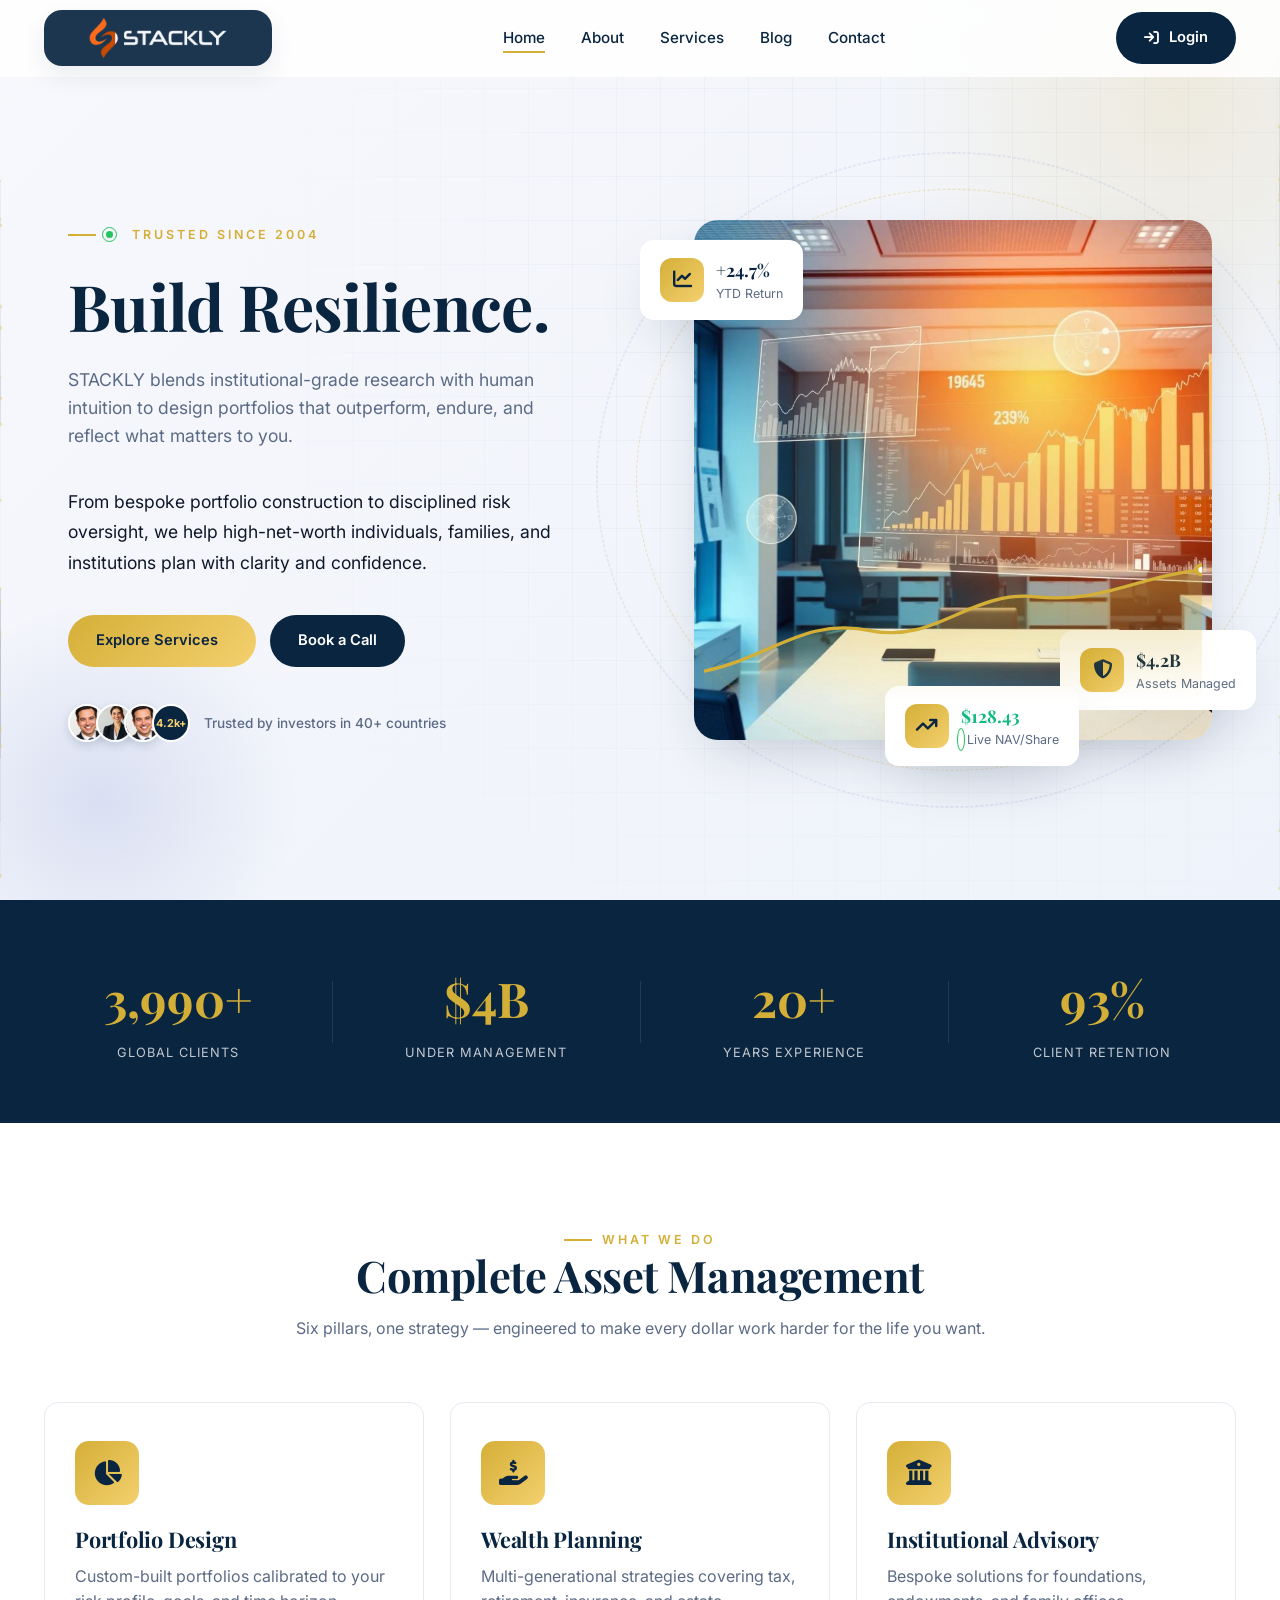
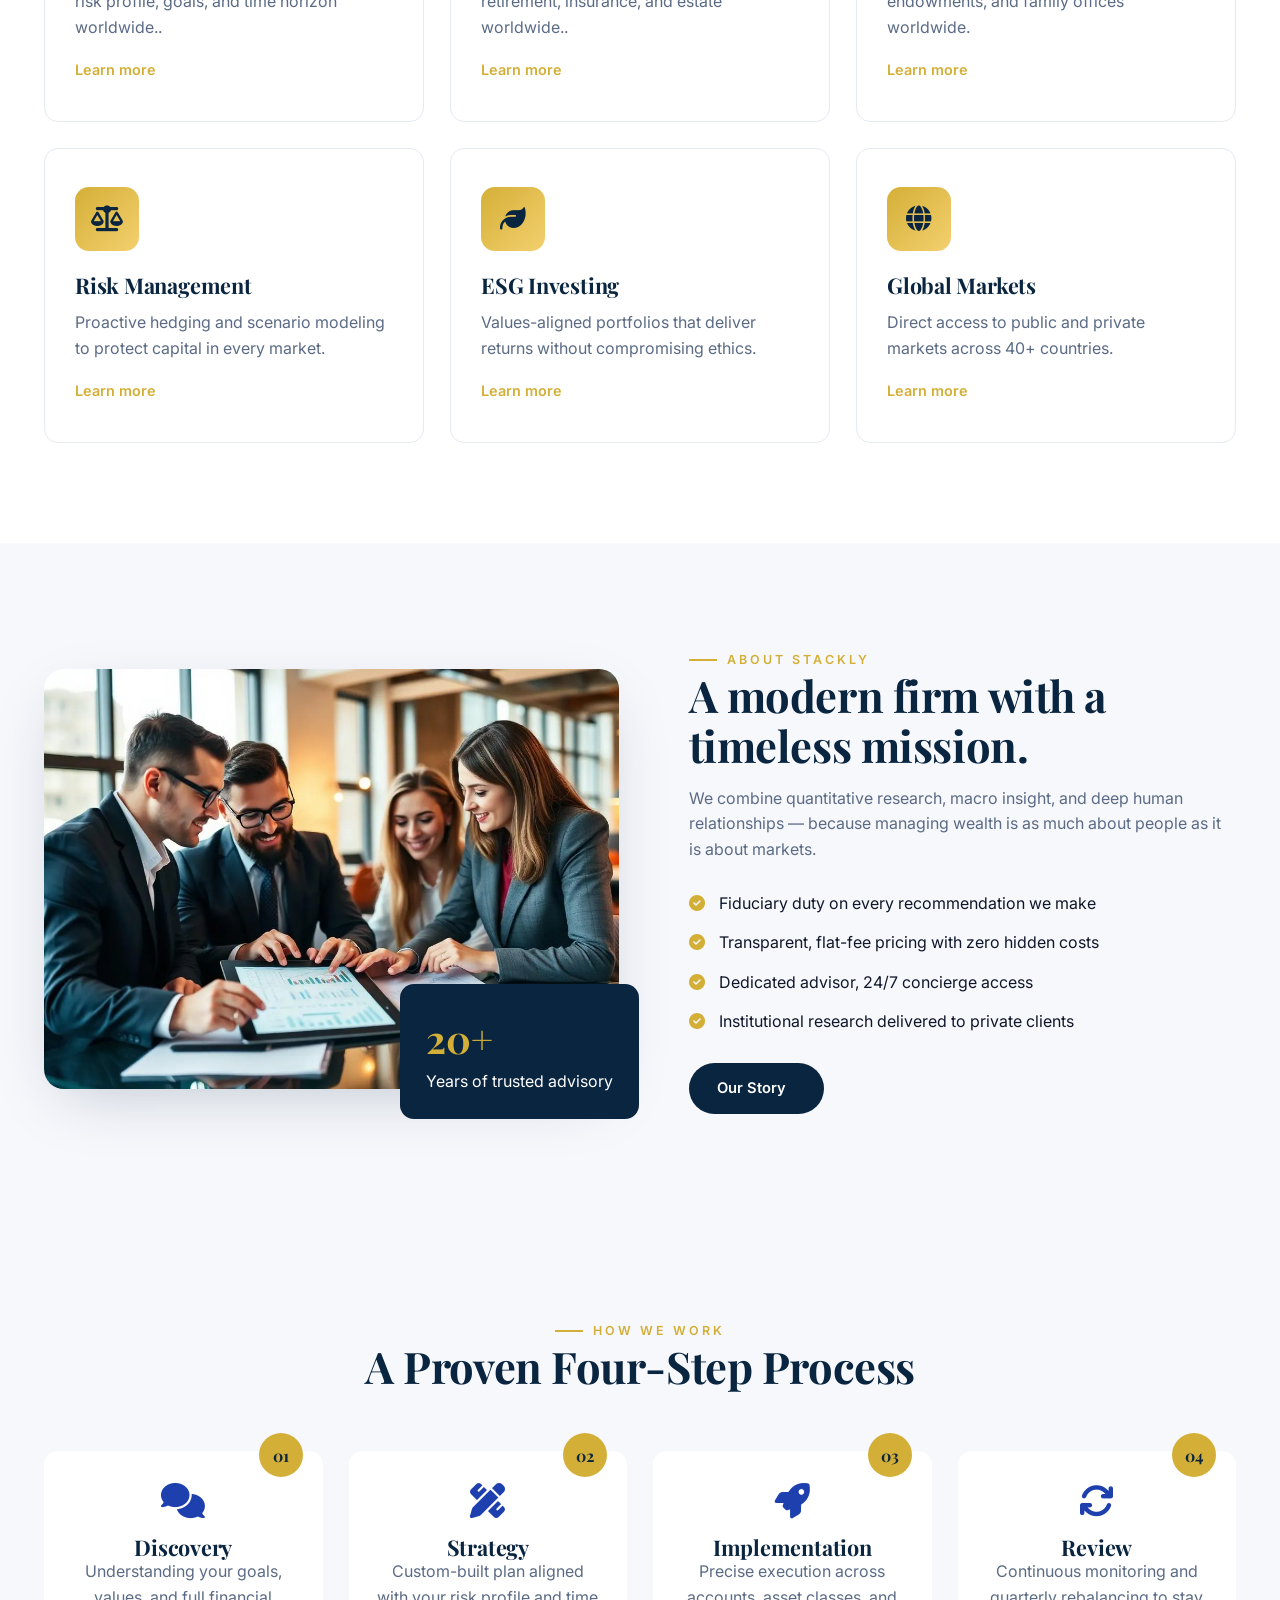
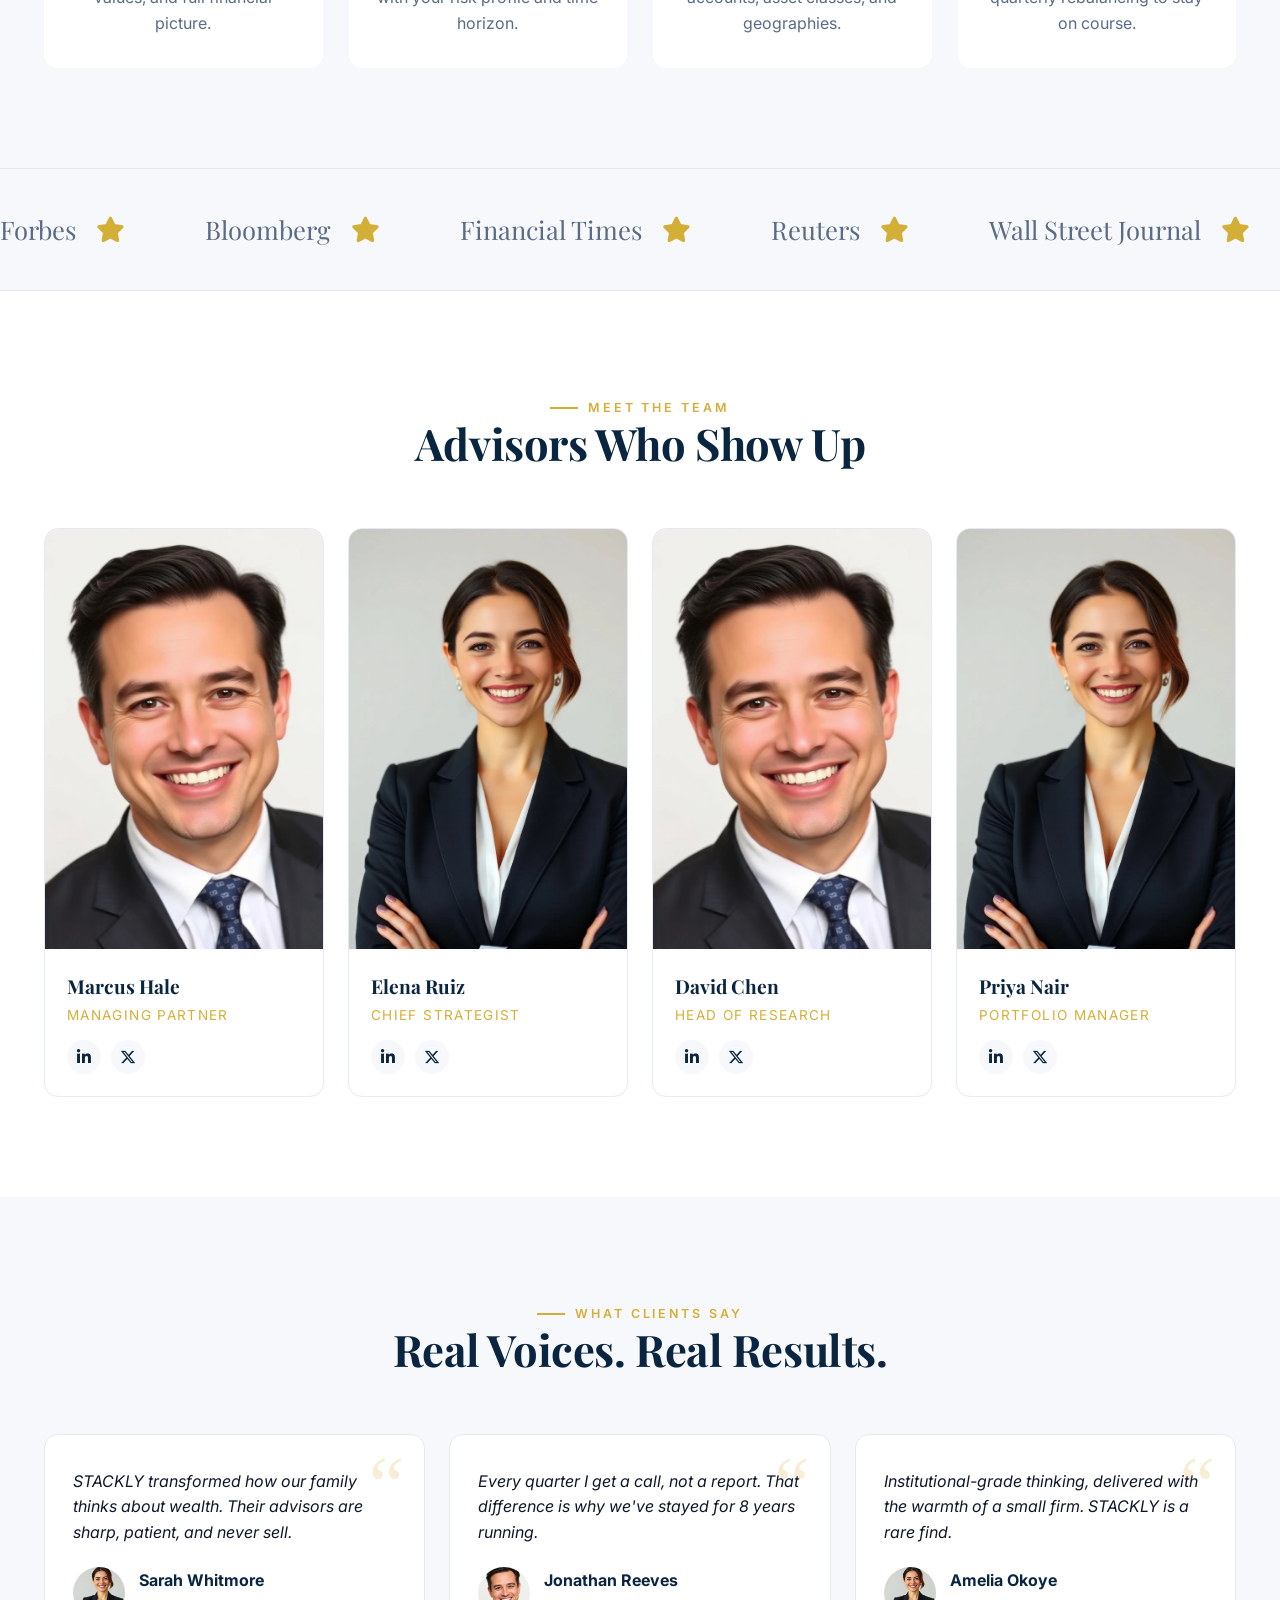
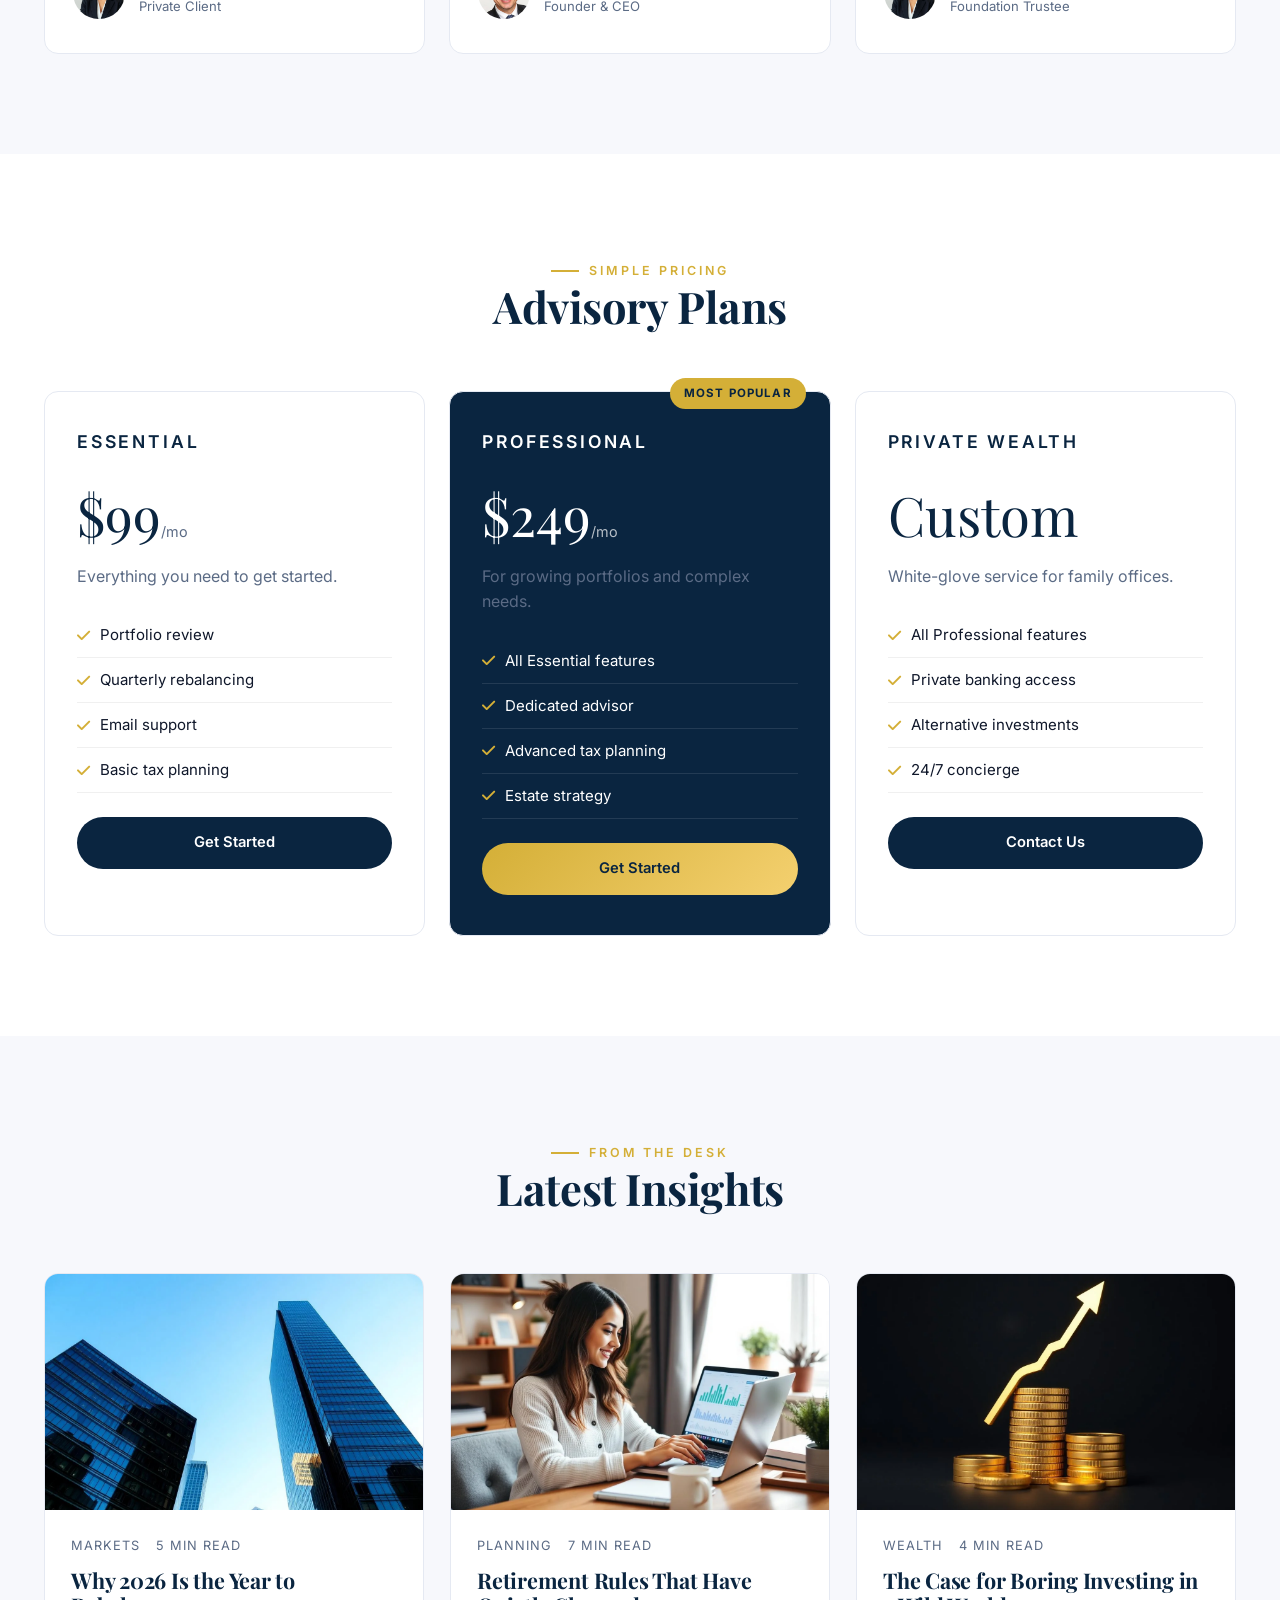
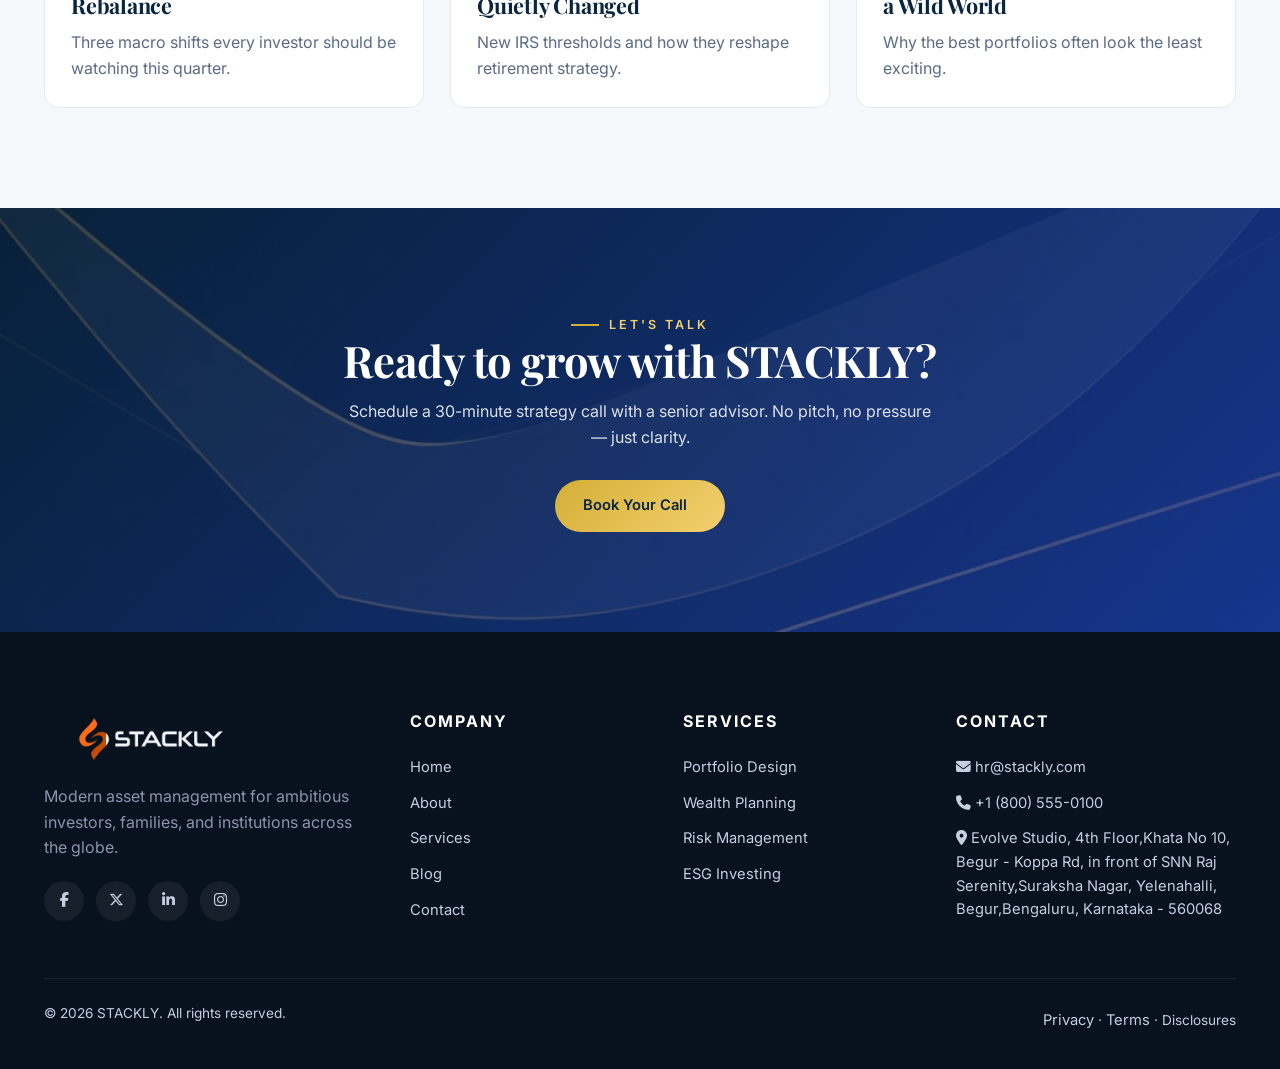
<file: index.html>
<!doctype html>
<html lang="en">
<head>
<meta charset="utf-8"/>
<meta name="viewport" content="width=device-width,initial-scale=1"/>
<title>STACKLY — Modern Asset Management for Ambitious Investors</title>
<meta name="description" content="STACKLY is an award-winning asset management firm helping investors build, protect, and grow generational wealth through data-driven strategies."/>
<link rel="preconnect" href="https://fonts.googleapis.com">
<link rel="preconnect" href="https://fonts.gstatic.com" crossorigin>
<link href="https://fonts.googleapis.com/css2?family=Inter:wght@400;500;600;700&family=Playfair+Display:wght@600;700&display=swap" rel="stylesheet">
<link rel="stylesheet" href="https://cdnjs.cloudflare.com/ajax/libs/font-awesome/6.5.1/css/all.min.css">
<link rel="stylesheet" href="css/style.css">
<link rel="icon" href="">
</head>
<body>
<nav class="nav">
  <div class="container nav-inner">
    <a href="index.html" class="nav-logo"><img src="logo-dark-themed%20(1).webp" alt="STACKLY Logo" class="nav-logo-img"/></a>
    <ul class="nav-links">
      <li><a href="index.html" class="active">Home</a></li>
      <li><a href="./about.html">About</a></li>
      <li><a href="./services.html">Services</a></li>
      <li><a href="./blog.html">Blog</a></li>
      <li><a href="./contact.html">Contact</a></li>
    </ul>
    <div class="nav-cta">
      <a href="login.html" class="btn btn-primary"><i class="fa-solid fa-arrow-right-to-bracket"></i> Login</a>
      <button class="nav-toggle" aria-label="Menu"><i class="fa-solid fa-bars"></i></button>
    </div>
  </div>
</nav>

<!-- 1. HERO -->
<section class="hero">
  <canvas id="heroCanvas" class="hero-canvas" aria-hidden="true"></canvas>
  <div class="hero-grid-overlay" aria-hidden="true"></div>
  <div class="container hero-grid">
    <div class="hero-content reveal-l">
      <span class="eyebrow eyebrow-live"><span class="live-dot"></span>Trusted since 2004</span>
      <h1 class="hero-title"><span id="heroRotator" class="rotator-text">Grow Wealth.</span></h1>
      <p class="hero-sub">STACKLY blends institutional-grade research with human intuition to design portfolios that outperform, endure, and reflect what matters to you.</p>
      <p class="hero-copy">From bespoke portfolio construction to disciplined risk oversight, we help high-net-worth individuals, families, and institutions plan with clarity and confidence.</p>
      <div class="hero-cta">
        <a href="404error.html" class="btn btn-gold magnetic"><span class="btn-txt">Explore Services <i class="fa-solid  "></i></span></a>
        <a href="404error.html" class="btn btn-primary magnetic"><span class="btn-txt">Book a Call</span></a>
      </div>
      <div class="hero-trust">
        <div class="trust-avatars">
          <img src="./images/team1.webp" alt=""/>
          <img src="./images/team2.webp" alt=""/>
          <img src="./images/team1.webp" alt=""/>
          <span class="trust-more">4.2k+</span>
        </div>
        <span class="trust-txt">Trusted by investors in 40+ countries</span>
      </div>
    </div>
    <div class="hero-visual reveal-r" id="heroVisual">
      <div class="hero-visual-glow"></div>
      <div class="hero-orbit"></div>
      <div class="hero-orbit hero-orbit-2"></div>
      <img src="./images/hero.webp" alt="Asset management dashboard" width="1400" height="875"/>
      <svg class="hero-chart" viewBox="0 0 300 100" preserveAspectRatio="none" aria-hidden="true">
        <defs>
          <linearGradient id="chartFill" x1="0" y1="0" x2="0" y2="1">
            <stop offset="0%" stop-color="#d4af37" stop-opacity=".35"/>
            <stop offset="100%" stop-color="#d4af37" stop-opacity="0"/>
          </linearGradient>
        </defs>
        <path class="chart-fill" fill="url(#chartFill)" stroke="none" d="M0,80 C40,70 60,40 100,50 C140,60 160,20 200,25 C240,30 260,10 300,5 L300,100 L0,100 Z"/>
        <path class="chart-line" fill="none" d="M0,80 C40,70 60,40 100,50 C140,60 160,20 200,25 C240,30 260,10 300,5"/>
        <circle class="chart-dot" r="3.5" cx="300" cy="5"/>
      </svg>
      <div class="hero-badge b1"><div class="ic"><i class="fa-solid fa-chart-line"></i></div><div><div class="val" data-count-badge="24.7" data-badge-suffix="%" data-badge-prefix="+">+0%</div><div class="lbl">YTD Return</div></div></div>
      <div class="hero-badge b2"><div class="ic"><i class="fa-solid fa-shield-halved"></i></div><div><div class="val" data-count-badge="4.2" data-badge-suffix="B" data-badge-prefix="$">$0B</div><div class="lbl">Assets Managed</div></div></div>
      <div class="hero-badge b3 ticker-badge"><div class="ic ic-pulse"><i class="fa-solid fa-arrow-trend-up"></i></div><div><div class="val" id="tickerVal">$128.42</div><div class="lbl"><span class="live-dot sm"></span>Live NAV/Share</div></div></div>
    </div>
  </div>
</section>

<!-- 2. STATS -->
<section class="stats">
  <div class="container stats-grid">
    <div class="stat reveal-s"><div class="stat-num"><span data-count="4200" data-suffix="+">0</span></div><div class="stat-lbl">Global Clients</div></div>
    <div class="stat reveal-s"><div class="stat-num">$<span data-count="4">0</span>B</div><div class="stat-lbl">Under Management</div></div>
    <div class="stat reveal-s"><div class="stat-num"><span data-count="20">0</span>+</div><div class="stat-lbl">Years Experience</div></div>
    <div class="stat reveal-s"><div class="stat-num"><span data-count="98">0</span>%</div><div class="stat-lbl">Client Retention</div></div>
  </div>
</section>

<!-- 3. SERVICES -->
<section class="section">
  <div class="container">
    <div class="sec-head reveal"><span class="eyebrow">What we do</span><h2>Complete Asset Management</h2><p>Six pillars, one strategy — engineered to make every dollar work harder for the life you want.</p></div>
    <div class="svc-grid">
      <div class="svc-card reveal"><div class="svc-icon"><i class="fa-solid fa-chart-pie"></i></div><h3>Portfolio Design</h3><p>Custom-built portfolios calibrated to your risk profile, goals, and time horizon worldwide..</p><a href="404error.html" class="svc-link">Learn more <i class="fa-solid "></i></a></div>
      <div class="svc-card reveal" data-stag="1"><div class="svc-icon"><i class="fa-solid fa-hand-holding-dollar"></i></div><h3>Wealth Planning</h3><p>Multi-generational strategies covering tax, retirement, insurance, and estate worldwide..</p><a href="404error.html" class="svc-link">Learn more <i class="fa-solid  "></i></a></div>
      <div class="svc-card reveal" data-stag="2"><div class="svc-icon"><i class="fa-solid fa-building-columns"></i></div><h3>Institutional Advisory</h3><p>Bespoke solutions for foundations, endowments, and family offices worldwide.</p><a href="404error.html" class="svc-link">Learn more <i class="fa-solid  "></i></a></div>
      <div class="svc-card reveal" data-stag="3"><div class="svc-icon"><i class="fa-solid fa-scale-balanced"></i></div><h3>Risk Management</h3><p>Proactive hedging and scenario modeling to protect capital in every market.</p><a href="404error.html" class="svc-link">Learn more <i class="fa-solid  "></i></a></div>
      <div class="svc-card reveal" data-stag="4"><div class="svc-icon"><i class="fa-solid fa-leaf"></i></div><h3>ESG Investing</h3><p>Values-aligned portfolios that deliver returns without compromising ethics.</p><a href="404error.html" class="svc-link">Learn more <i class="fa-solid  "></i></a></div>
      <div class="svc-card reveal" data-stag="5"><div class="svc-icon"><i class="fa-solid fa-globe"></i></div><h3>Global Markets</h3><p>Direct access to public and private markets across 40+ countries.</p><a href="404error.html" class="svc-link">Learn more <i class="fa-solid "></i></a></div>
    </div>
  </div>
</section>

<!-- 4. ABOUT -->
<section class="section" style="background:var(--soft)">
  <div class="container about-grid">
    <div class="about-visual reveal-l">
      <img src="./images/about1.webp" alt="STACKLY team" width="1200" height="800"/>
      <div class="badge"><b>20+</b><span>Years of trusted advisory</span></div>
    </div>
    <div class="reveal-r">
      <span class="eyebrow">About STACKLY</span>
      <h2>A modern firm with a timeless mission.</h2>
      <p style="margin-top:16px">We combine quantitative research, macro insight, and deep human relationships — because managing wealth is as much about people as it is about markets.</p>
      <ul class="checklist">
        <li><i class="fa-solid fa-circle-check"></i> Fiduciary duty on every recommendation we make</li>
        <li><i class="fa-solid fa-circle-check"></i> Transparent, flat-fee pricing with zero hidden costs</li>
        <li><i class="fa-solid fa-circle-check"></i> Dedicated advisor, 24/7 concierge access</li>
        <li><i class="fa-solid fa-circle-check"></i> Institutional research delivered to private clients</li>
      </ul>
      <a href="404error.html" class="btn btn-primary" style="margin-top:28px">Our Story <i class="fa-solid  "></i></a>
    </div>
  </div>
</section>

<!-- 5. PROCESS -->
<section class="section process">
  <div class="container">
    <div class="sec-head reveal"><span class="eyebrow">How we work</span><h2>A Proven Four-Step Process</h2></div>
    <div class="proc-grid">
      <div class="proc reveal"><div class="proc-num">01</div><i class="fa-solid fa-comments"></i><h3>Discovery</h3><p>Understanding your goals, values, and full financial picture.</p></div>
      <div class="proc reveal" data-stag="1"><div class="proc-num">02</div><i class="fa-solid fa-pen-ruler"></i><h3>Strategy</h3><p>Custom-built plan aligned with your risk profile and time horizon.</p></div>
      <div class="proc reveal" data-stag="2"><div class="proc-num">03</div><i class="fa-solid fa-rocket"></i><h3>Implementation</h3><p>Precise execution across accounts, asset classes, and geographies.</p></div>
      <div class="proc reveal" data-stag="3"><div class="proc-num">04</div><i class="fa-solid fa-arrows-rotate"></i><h3>Review</h3><p>Continuous monitoring and quarterly rebalancing to stay on course.</p></div>
    </div>
  </div>
</section>

<!-- 6. MARQUEE -->
<div class="marquee">
  <div class="marquee-track">
    <div class="marquee-item">Forbes <i class="fa-solid fa-star"></i></div>
    <div class="marquee-item">Bloomberg <i class="fa-solid fa-star"></i></div>
    <div class="marquee-item">Financial Times <i class="fa-solid fa-star"></i></div>
    <div class="marquee-item">Reuters <i class="fa-solid fa-star"></i></div>
    <div class="marquee-item">Wall Street Journal <i class="fa-solid fa-star"></i></div>
    <div class="marquee-item">The Economist <i class="fa-solid fa-star"></i></div>
    <div class="marquee-item">Forbes <i class="fa-solid fa-star"></i></div>
    <div class="marquee-item">Bloomberg <i class="fa-solid fa-star"></i></div>
    <div class="marquee-item">Financial Times <i class="fa-solid fa-star"></i></div>
    <div class="marquee-item">Reuters <i class="fa-solid fa-star"></i></div>
  </div>
</div>

<!-- 7. TEAM -->
<section class="section">
  <div class="container">
    <div class="sec-head reveal"><span class="eyebrow">Meet the team</span><h2>Advisors Who Show Up</h2></div>
    <div class="team-grid">
      <div class="team-card reveal"><img src="./images/team1.webp" alt="Advisor" width="800" height="1000"/><div class="team-info"><b>Marcus Hale</b><span>Managing Partner</span><div class="team-social"><a href="404error.html" data-social><i class="fa-brands fa-linkedin-in"></i></a><a href="404error.html" data-social><i class="fa-brands fa-x-twitter"></i></a></div></div></div>
      <div class="team-card reveal" data-stag="1"><img src="./images/team2.webp" alt="Advisor" width="800" height="1000"/><div class="team-info"><b>Elena Ruiz</b><span>Chief Strategist</span><div class="team-social"><a href="404error.html" data-social><i class="fa-brands fa-linkedin-in"></i></a><a href="404error.html" data-social><i class="fa-brands fa-x-twitter"></i></a></div></div></div>
      <div class="team-card reveal" data-stag="2"><img src="./images/team1.webp" alt="Advisor" width="800" height="1000"/><div class="team-info"><b>David Chen</b><span>Head of Research</span><div class="team-social"><a href="404error.html" data-social><i class="fa-brands fa-linkedin-in"></i></a><a href="404error.html" data-social><i class="fa-brands fa-x-twitter"></i></a></div></div></div>
      <div class="team-card reveal" data-stag="3"><img src="./images/team2.webp" alt="Advisor" width="800" height="1000"/><div class="team-info"><b>Priya Nair</b><span>Portfolio Manager</span><div class="team-social"><a href="404error.html" data-social><i class="fa-brands fa-linkedin-in"></i></a><a href="404error.html" data-social><i class="fa-brands fa-x-twitter"></i></a></div></div></div>
    </div>
  </div>
</section>

<!-- 8. TESTIMONIALS -->
<section class="section" style="background:var(--soft)">
  <div class="container">
    <div class="sec-head reveal"><span class="eyebrow">What clients say</span><h2>Real Voices. Real Results.</h2></div>
    <div class="test-grid">
      <div class="test reveal"><p>STACKLY transformed how our family thinks about wealth. Their advisors are sharp, patient, and never sell.</p><div class="test-who"><img src="./images/team2.webp" class="av" alt=""/><div><b>Sarah Whitmore</b><span>Private Client</span></div></div></div>
      <div class="test reveal" data-stag="1"><p>Every quarter I get a call, not a report. That difference is why we've stayed for 8 years running.</p><div class="test-who"><img src="./images/team1.webp" class="av" alt=""/><div><b>Jonathan Reeves</b><span>Founder & CEO</span></div></div></div>
      <div class="test reveal" data-stag="2"><p>Institutional-grade thinking, delivered with the warmth of a small firm. STACKLY is a rare find.</p><div class="test-who"><img src="./images/team2.webp" class="av" alt=""/><div><b>Amelia Okoye</b><span>Foundation Trustee</span></div></div></div>
    </div>
  </div>
</section>

<!-- 9. PRICING -->
<section class="section">
  <div class="container">
    <div class="sec-head reveal"><span class="eyebrow">Simple pricing</span><h2>Advisory Plans</h2></div>
    <div class="price-grid">
      <div class="price reveal"><h3>Essential</h3><div class="amt">$99<small>/mo</small></div><p>Everything you need to get started.</p><ul><li><i class="fa-solid fa-check"></i>Portfolio review</li><li><i class="fa-solid fa-check"></i>Quarterly rebalancing</li><li><i class="fa-solid fa-check"></i>Email support</li><li><i class="fa-solid fa-check"></i>Basic tax planning</li></ul><a href="404error.html" class="btn btn-primary" style="width:100%;justify-content:center">Get Started</a></div>
      <div class="price pop reveal" data-stag="1"><span class="price-tag">Most Popular</span><h3>Professional</h3><div class="amt">$249<small>/mo</small></div><p>For growing portfolios and complex needs.</p><ul><li><i class="fa-solid fa-check"></i>All Essential features</li><li><i class="fa-solid fa-check"></i>Dedicated advisor</li><li><i class="fa-solid fa-check"></i>Advanced tax planning</li><li><i class="fa-solid fa-check"></i>Estate strategy</li></ul><a href="404error.html" class="btn btn-gold" style="width:100%;justify-content:center">Get Started</a></div>
      <div class="price reveal" data-stag="2"><h3>Private Wealth</h3><div class="amt">Custom</div><p>White-glove service for family offices.</p><ul><li><i class="fa-solid fa-check"></i>All Professional features</li><li><i class="fa-solid fa-check"></i>Private banking access</li><li><i class="fa-solid fa-check"></i>Alternative investments</li><li><i class="fa-solid fa-check"></i>24/7 concierge</li></ul><a href="./contact.html" class="btn btn-primary" style="width:100%;justify-content:center">Contact Us</a></div>
    </div>
  </div>
</section>

<!-- 10. BLOG -->
<section class="section" style="background:var(--soft)">
  <div class="container">
    <div class="sec-head reveal"><span class="eyebrow">From the desk</span><h2>Latest Insights</h2></div>
    <div class="blog-grid">
      <a href="404error.html" class="blog-card reveal"><div class="blog-thumb"><img src="./images/blog1.webp" alt=""/></div><div class="blog-body"><div class="blog-meta"><span>Markets</span><span>5 min read</span></div><h3>Why 2026 Is the Year to Rebalance</h3><p>Three macro shifts every investor should be watching this quarter.</p></div></a>
      <a href="404error.html" class="blog-card reveal" data-stag="1"><div class="blog-thumb"><img src="./images/blog2.webp" alt=""/></div><div class="blog-body"><div class="blog-meta"><span>Planning</span><span>7 min read</span></div><h3>Retirement Rules That Have Quietly Changed</h3><p>New IRS thresholds and how they reshape retirement strategy.</p></div></a>
      <a href="404error.html" class="blog-card reveal" data-stag="2"><div class="blog-thumb"><img src="./images/blog3.webp" alt=""/></div><div class="blog-body"><div class="blog-meta"><span>Wealth</span><span>4 min read</span></div><h3>The Case for Boring Investing in a Wild World</h3><p>Why the best portfolios often look the least exciting.</p></div></a>
    </div>
  </div>
</section>

<!-- 11. CTA -->
<section class="section cta">
  <div class="container">
    <span class="eyebrow" style="color:var(--gold2)">Let's talk</span>
    <h2>Ready to grow with STACKLY?</h2>
    <p>Schedule a 30-minute strategy call with a senior advisor. No pitch, no pressure — just clarity.</p>
    <a href="./contact.html" class="btn btn-gold">Book Your Call <i class="fa-solid "></i></a>
  </div>
</section>

<!-- FOOTER -->
<footer class="footer">
  <div class="container">
    <div class="footer-grid">
      <div>
        <a href="index.html" class="footer-brand-logo"><img src="logo-dark-themed%20(1).webp" alt="STACKLY" class="brand-logo"/></a>
        <p style="color:#8a95ac">Modern asset management for ambitious investors, families, and institutions across the globe.</p>
        <div class="socials">
          <a href="404error.html" data-social aria-label="Facebook"><i class="fa-brands fa-facebook-f"></i></a>
          <a href="404error.html" data-social aria-label="Twitter"><i class="fa-brands fa-x-twitter"></i></a>
          <a href="404error.html" data-social aria-label="LinkedIn"><i class="fa-brands fa-linkedin-in"></i></a>
          <a href="404error.html" data-social aria-label="Instagram"><i class="fa-brands fa-instagram"></i></a>
        </div>
      </div>
      <div><h4>Company</h4><a href="index.html">Home</a><a href="./about.html">About</a><a href="./services.html">Services</a><a href="./blog.html">Blog</a><a href="./contact.html">Contact</a></div>
      <div><h4>Services</h4><a href="404error.html">Portfolio Design</a><a href="404error.html">Wealth Planning</a><a href="404error.html">Risk Management</a><a href="404error.html">ESG Investing</a></div>
      <div><h4>Contact</h4><a href="mailto:hello@stackly.com"><i class="fa-solid fa-envelope"></i> hr@stackly.com</a><a href="tel:+18005550100"><i class="fa-solid fa-phone"></i> +1 (800) 555-0100</a><a href="./contact.html"><i class="fa-solid fa-location-dot"></i> Evolve Studio, 4th Floor,Khata No 10, Begur - Koppa Rd, in front of SNN Raj Serenity,Suraksha Nagar, Yelenahalli, Begur,Bengaluru, Karnataka - 560068</a></div>
    </div>
    <div class="footer-bot"><span>© <span data-year></span> STACKLY. All rights reserved.</span><span><a href="404error.html" style="display:inline-block">Privacy</a> · <a href="404error.html" style="display:inline-block">Terms</a> · Disclosures</span></div>
  </div>
</footer>
<script src="js/main.js"></script>
</body>
</html>
</file>
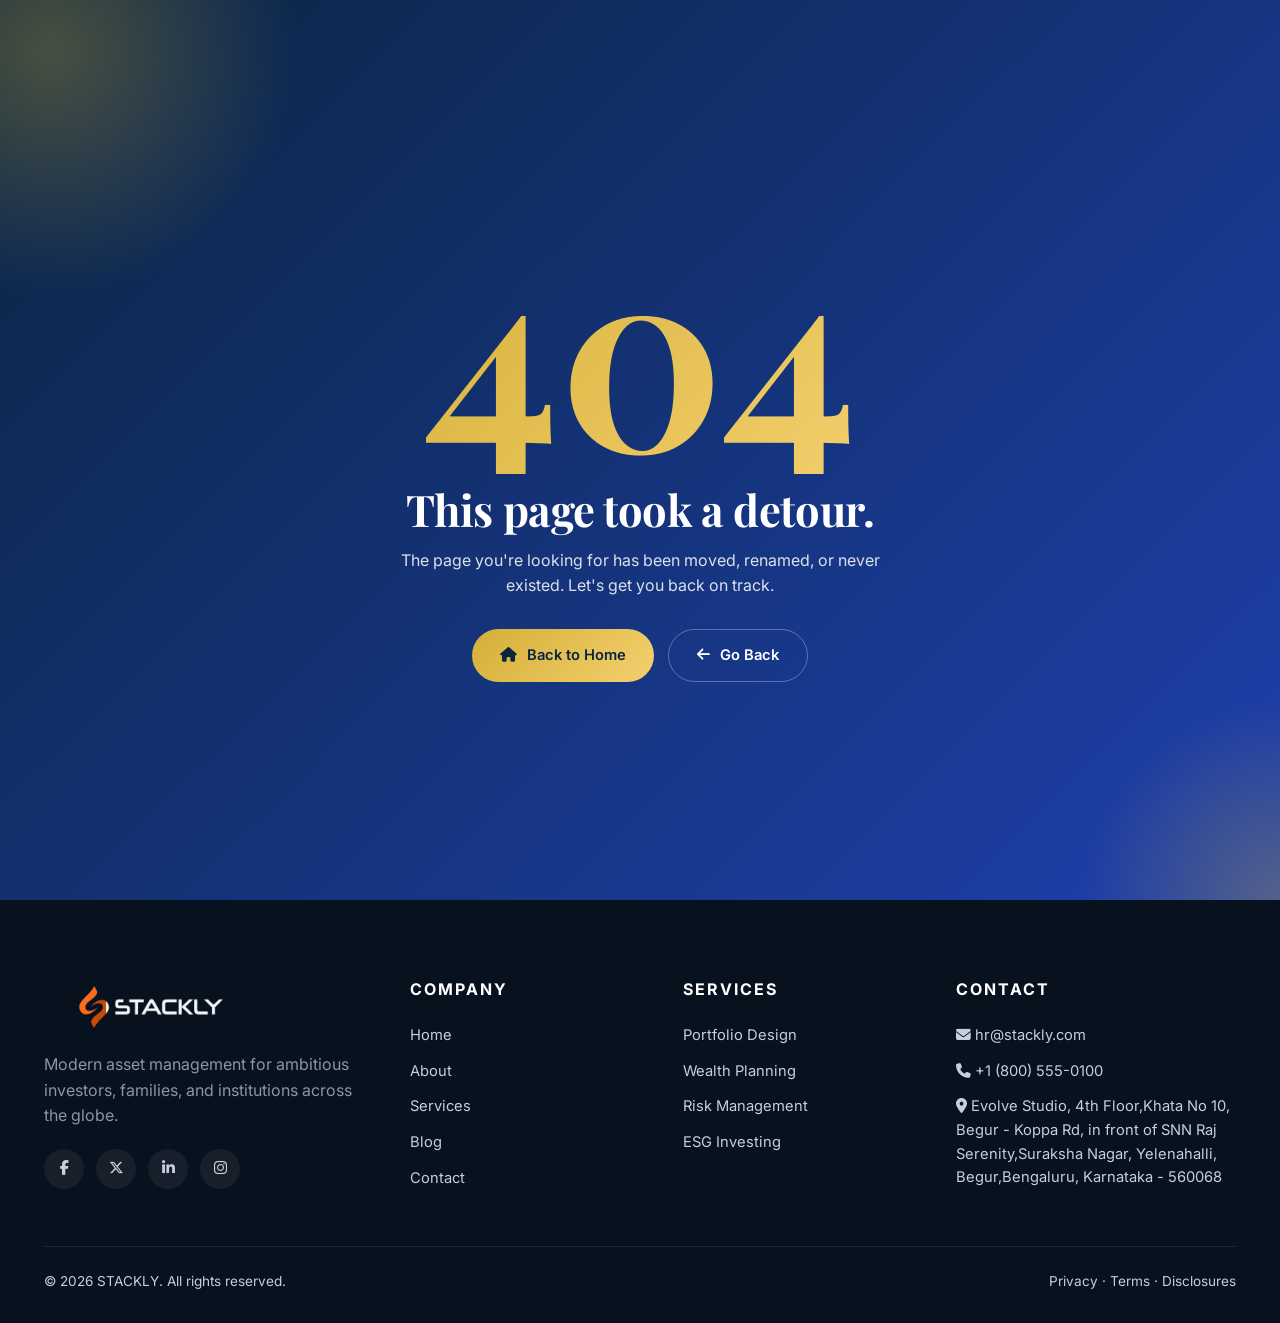
<file: 404error.html>
<!doctype html>
<html lang="en">
<head>
<meta charset="utf-8"/>
<meta name="viewport" content="width=device-width,initial-scale=1"/>
<title>404 — Page Not Found | STACKLY</title>
<meta name="description" content="The page you are looking for could not be found."/>
<link href="https://fonts.googleapis.com/css2?family=Inter:wght@400;500;600;700&family=Playfair+Display:wght@600;700&display=swap" rel="stylesheet">
<link rel="stylesheet" href="https://cdnjs.cloudflare.com/ajax/libs/font-awesome/6.5.1/css/all.min.css">
<link rel="stylesheet" href="css/style.css">
</head>
<body>
<div class="err-wrap">
  <div class="err-inner">
    <div class="err-code">404</div>
    <h2>This page took a detour.</h2>
    <p>The page you're looking for has been moved, renamed, or never existed. Let's get you back on track.</p>
    <div class="err-cta">
      <a href="index.html" class="btn btn-gold"><i class="fa-solid fa-house"></i> Back to Home</a>
      <a href="#" onclick="event.preventDefault();history.back()" class="btn btn-ghost"><i class="fa-solid fa-arrow-left"></i> Go Back</a>
    </div>
  </div>
</div>
<footer class="footer">
  <div class="container">
    <div class="footer-grid">
      <div>
        <a href="index.html" class="footer-brand-logo"><img src="logo-dark-themed%20(1).webp" alt="STACKLY" class="brand-logo"/></a>
        <p style="color:#8a95ac">Modern asset management for ambitious investors, families, and institutions across the globe.</p>
        <div class="socials">
          <a href="404error.html" data-social aria-label="Facebook"><i class="fa-brands fa-facebook-f"></i></a>
          <a href="404error.html" data-social aria-label="Twitter"><i class="fa-brands fa-x-twitter"></i></a>
          <a href="404error.html" data-social aria-label="LinkedIn"><i class="fa-brands fa-linkedin-in"></i></a>
          <a href="404error.html" data-social aria-label="Instagram"><i class="fa-brands fa-instagram"></i></a>
        </div>
      </div>
      <div><h4>Company</h4><a href="index.html">Home</a><a href="./about.html">About</a><a href="./services.html">Services</a><a href="./blog.html">Blog</a><a href="./contact.html">Contact</a></div>
      <div><h4>Services</h4><a href="404error.html">Portfolio Design</a><a href="404error.html">Wealth Planning</a><a href="404error.html">Risk Management</a><a href="404error.html">ESG Investing</a></div>
      <div><h4>Contact</h4><a href="mailto:hello@stackly.com"><i class="fa-solid fa-envelope"></i> hr@stackly.com</a><a href="tel:+18005550100"><i class="fa-solid fa-phone"></i> +1 (800) 555-0100</a><a href="./contact.html"><i class="fa-solid fa-location-dot"></i> Evolve Studio, 4th Floor,Khata No 10, Begur - Koppa Rd, in front of SNN Raj Serenity,Suraksha Nagar, Yelenahalli, Begur,Bengaluru, Karnataka - 560068</a></div>
    </div>
    <div class="footer-bot"><span>© <span data-year></span> STACKLY. All rights reserved.</span><span>Privacy · Terms · Disclosures</span></div>
  </div>
</footer>
<script src="js/main.js"></script>
</body>
</html>
</file>
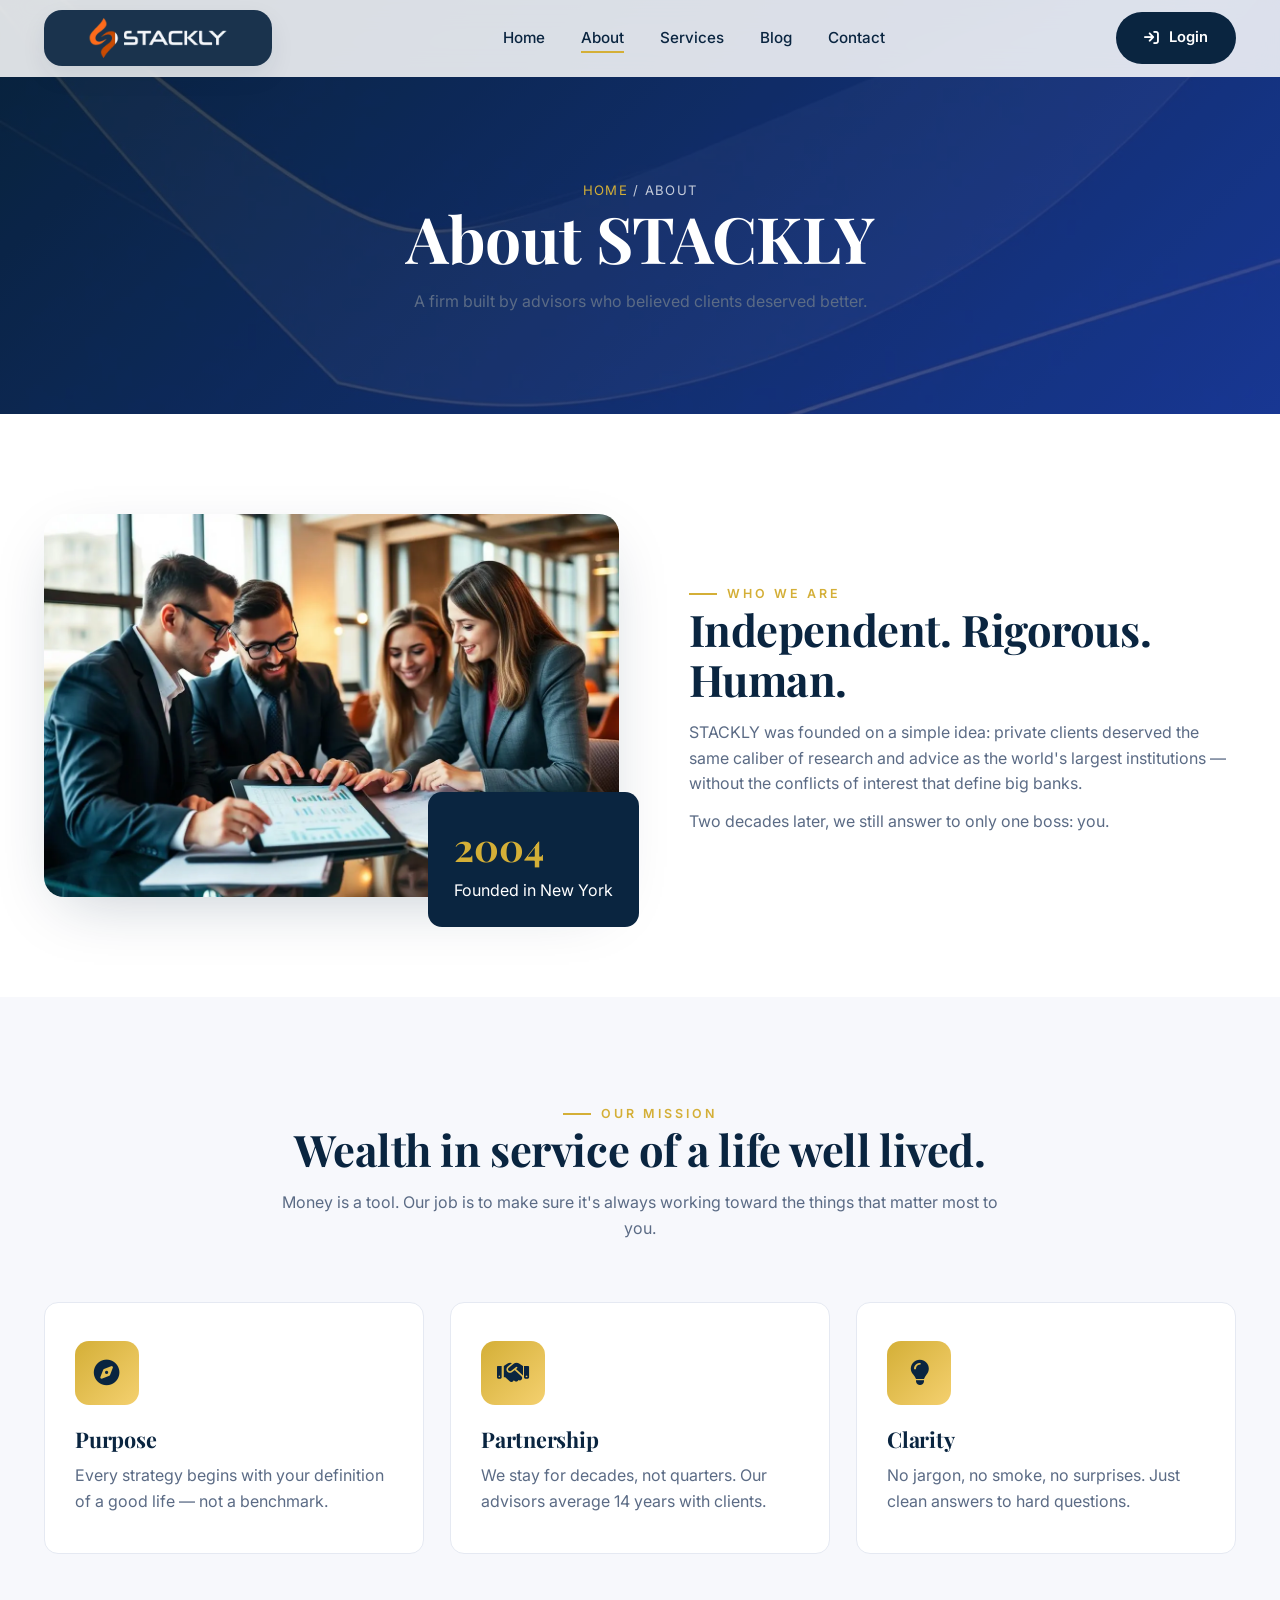
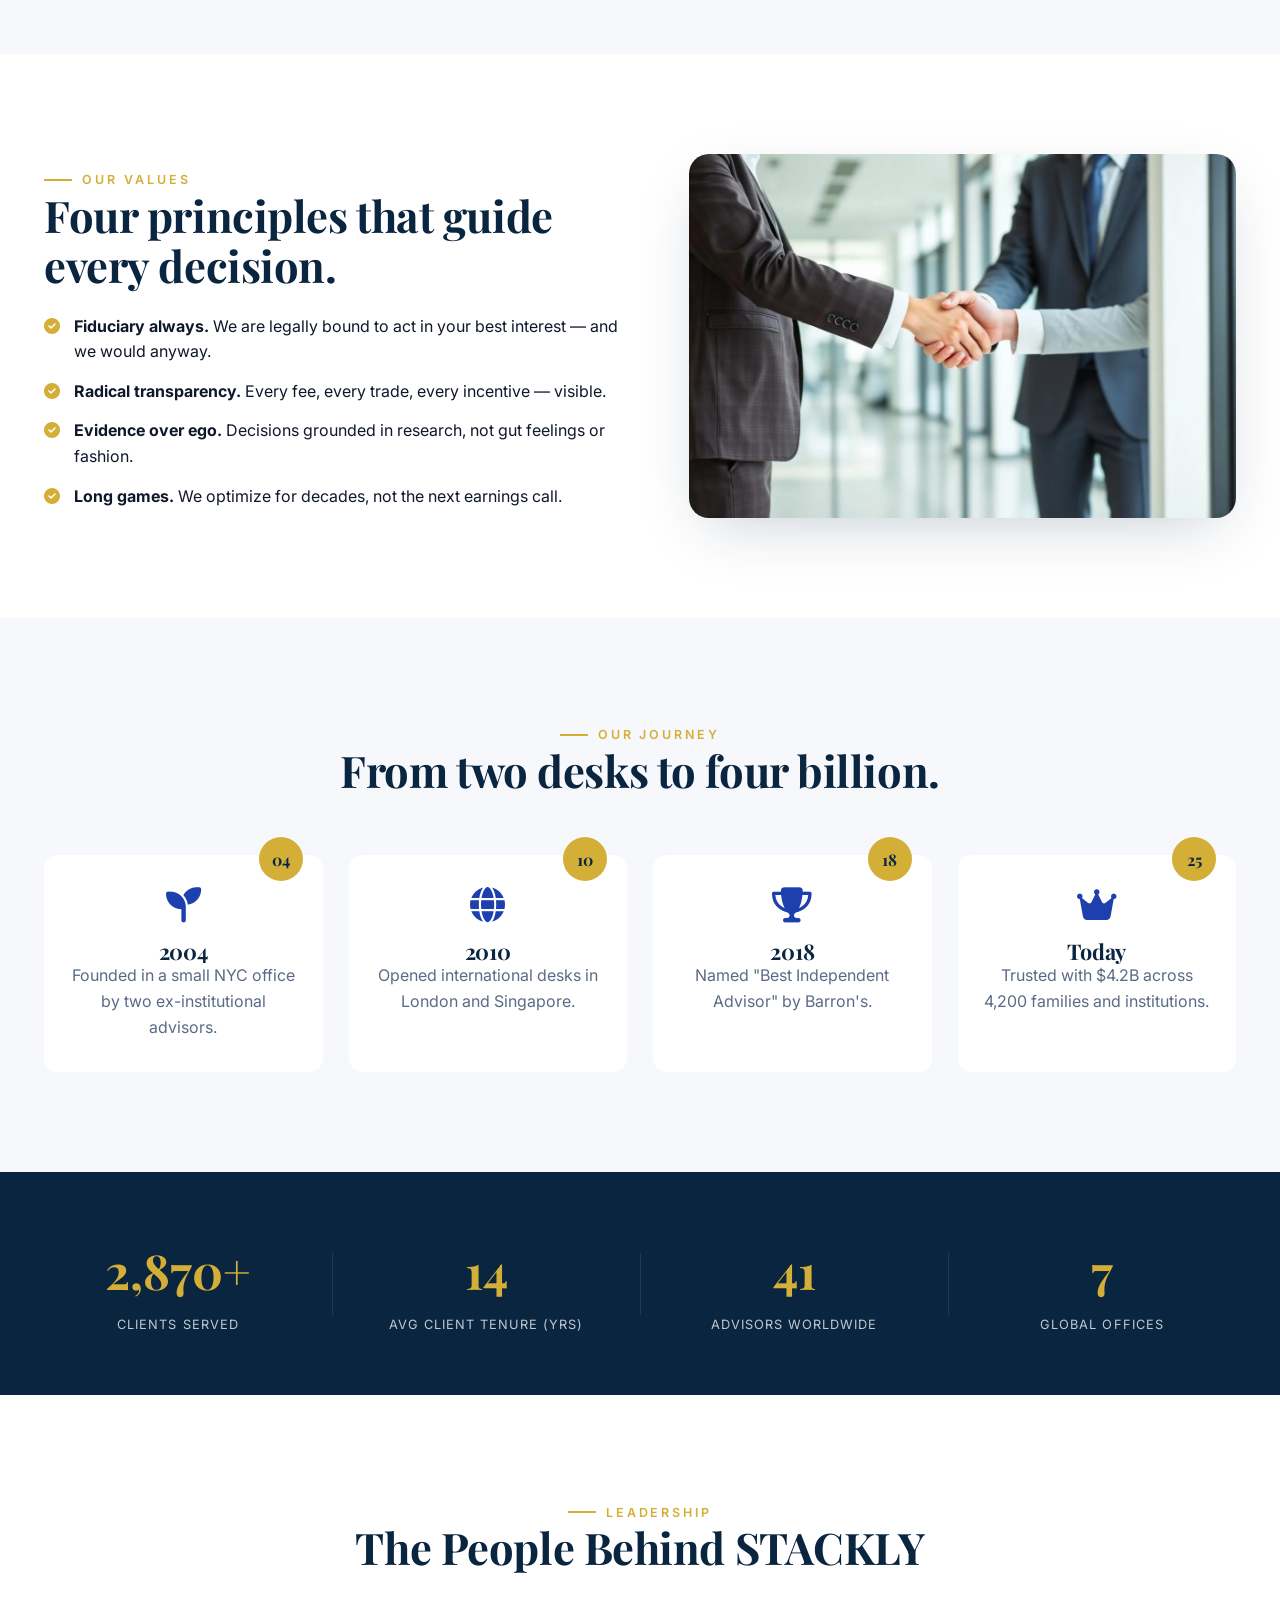
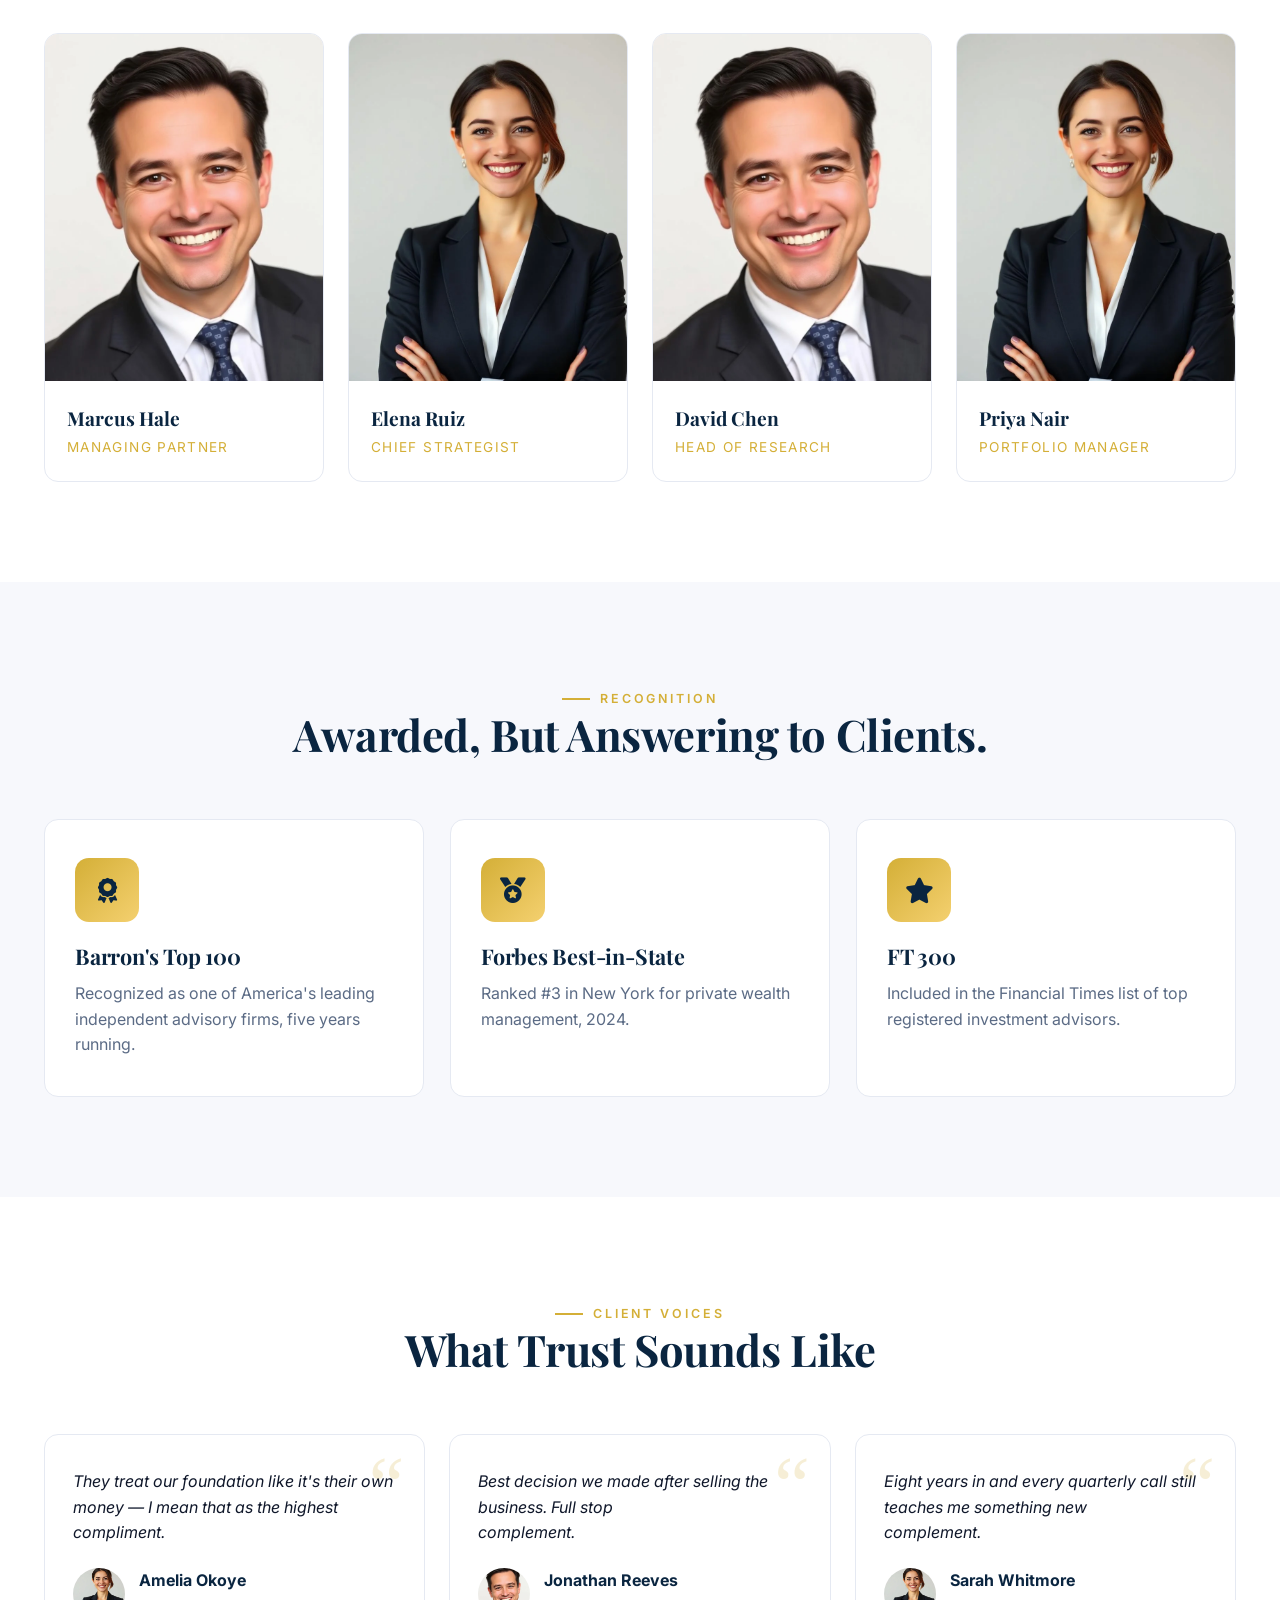
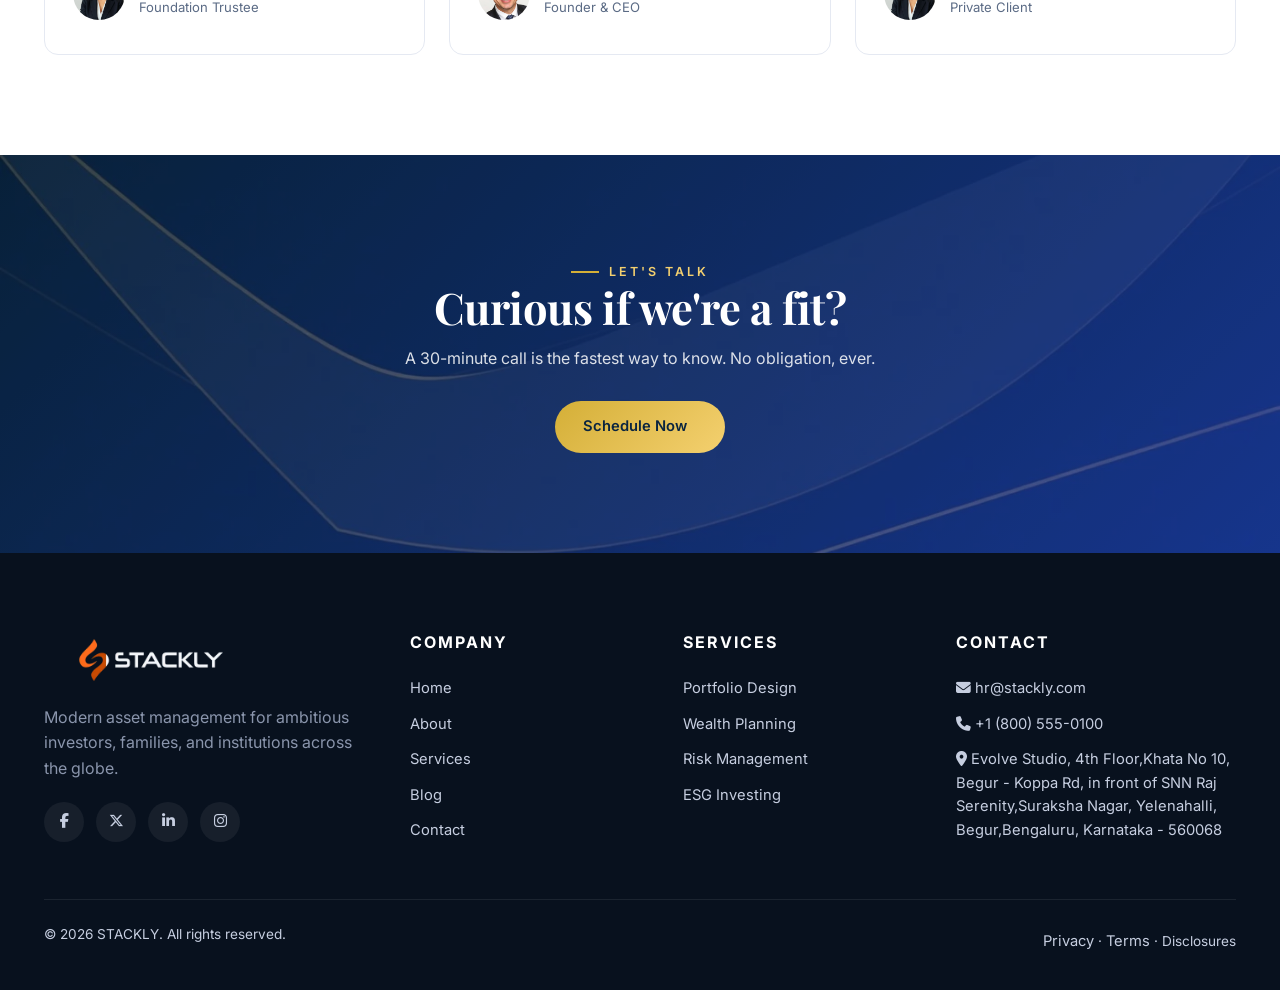
<file: about.html>
<!doctype html>
<html lang="en">
<head>
<meta charset="utf-8"/>
<meta name="viewport" content="width=device-width,initial-scale=1"/>
<title>About STACKLY — Our Story, Values & Mission</title>
<meta name="description" content="Learn about STACKLY: an award-winning asset management firm built on fiduciary duty, transparency, and human-centered advice."/>
<link href="https://fonts.googleapis.com/css2?family=Inter:wght@400;500;600;700&family=Playfair+Display:wght@600;700&display=swap" rel="stylesheet">
<link rel="stylesheet" href="https://cdnjs.cloudflare.com/ajax/libs/font-awesome/6.5.1/css/all.min.css">
<link rel="stylesheet" href="./css/style.css">
</head>
<body>
<nav class="nav">
  <div class="container nav-inner">
    <a href="index.html" class="nav-logo"><img src="logo-dark-themed%20(1).webp" alt="STACKLY Logo" class="nav-logo-img"/></a>
    <ul class="nav-links">
      <li><a href="index.html">Home</a></li>
      <li><a href="./about.html" class="active">About</a></li>
      <li><a href="./services.html">Services</a></li>
      <li><a href="./blog.html">Blog</a></li>
      <li><a href="./contact.html">Contact</a></li>
    </ul>
    <div class="nav-cta">
      <a href="login.html" class="btn btn-primary"><i class="fa-solid fa-arrow-right-to-bracket"></i> Login</a>
      <button class="nav-toggle"><i class="fa-solid fa-bars"></i></button>
    </div>
  </div>
</nav>

<header class="page-head">
  <div class="container">
    <div class="crumbs"><a href="index.html">Home</a> / About</div>
    <h1>About STACKLY</h1>
    <p style="max-width:600px;margin:14px auto 0">A firm built by advisors who believed clients deserved better.</p>
  </div>
</header>

<!-- 1 Intro -->
<section class="section">
  <div class="container about-grid">
    <div class="about-visual reveal-l"><img src="./images/about1.webp" alt=""/><div class="badge"><b>2004</b><span>Founded in New York</span></div></div>
    <div class="reveal-r"><span class="eyebrow">Who we are</span><h2>Independent. Rigorous. Human.</h2><p style="margin-top:16px">STACKLY was founded on a simple idea: private clients deserved the same caliber of research and advice as the world's largest institutions — without the conflicts of interest that define big banks.</p><p style="margin-top:12px">Two decades later, we still answer to only one boss: you.</p></div>
  </div>
</section>

<!-- 2 Mission -->
<section class="section" style="background:var(--soft)">
  <div class="container">
    <div class="sec-head reveal"><span class="eyebrow">Our mission</span><h2>Wealth in service of a life well lived.</h2><p>Money is a tool. Our job is to make sure it's always working toward the things that matter most to you.</p></div>
    <div class="svc-grid">
      <div class="svc-card reveal"><div class="svc-icon"><i class="fa-solid fa-compass"></i></div><h3>Purpose</h3><p>Every strategy begins with your definition of a good life — not a benchmark.</p></div>
      <div class="svc-card reveal" data-stag="1"><div class="svc-icon"><i class="fa-solid fa-handshake"></i></div><h3>Partnership</h3><p>We stay for decades, not quarters. Our advisors average 14 years with clients.</p></div>
      <div class="svc-card reveal" data-stag="2"><div class="svc-icon"><i class="fa-solid fa-lightbulb"></i></div><h3>Clarity</h3><p>No jargon, no smoke, no surprises. Just clean answers to hard questions.</p></div>
    </div>
  </div>
</section>

<!-- 3 Values -->
<section class="section">
  <div class="container about-grid">
    <div class="reveal-l"><span class="eyebrow">Our values</span><h2>Four principles that guide every decision.</h2>
      <ul class="checklist" style="margin-top:24px">
        <li><i class="fa-solid fa-circle-check"></i><div><b>Fiduciary always.</b> We are legally bound to act in your best interest — and we would anyway.</div></li>
        <li><i class="fa-solid fa-circle-check"></i><div><b>Radical transparency.</b> Every fee, every trade, every incentive — visible.</div></li>
        <li><i class="fa-solid fa-circle-check"></i><div><b>Evidence over ego.</b> Decisions grounded in research, not gut feelings or fashion.</div></li>
        <li><i class="fa-solid fa-circle-check"></i><div><b>Long games.</b> We optimize for decades, not the next earnings call.</div></li>
      </ul>
    </div>
    <div class="about-visual reveal-r"><img src="./images/service2.webp" alt=""/></div>
  </div>
</section>

<!-- 4 Timeline -->
<section class="section process">
  <div class="container">
    <div class="sec-head reveal"><span class="eyebrow">Our journey</span><h2>From two desks to four billion.</h2></div>
    <div class="proc-grid">
      <div class="proc reveal"><div class="proc-num">04</div><i class="fa-solid fa-seedling"></i><h3>2004</h3><p>Founded in a small NYC office by two ex-institutional advisors.</p></div>
      <div class="proc reveal" data-stag="1"><div class="proc-num">10</div><i class="fa-solid fa-globe"></i><h3>2010</h3><p>Opened international desks in London and Singapore.</p></div>
      <div class="proc reveal" data-stag="2"><div class="proc-num">18</div><i class="fa-solid fa-trophy"></i><h3>2018</h3><p>Named "Best Independent Advisor" by Barron's.</p></div>
      <div class="proc reveal" data-stag="3"><div class="proc-num">25</div><i class="fa-solid fa-crown"></i><h3>Today</h3><p>Trusted with $4.2B across 4,200 families and institutions.</p></div>
    </div>
  </div>
</section>

<!-- 5 Stats -->
<section class="stats">
  <div class="container stats-grid">
    <div class="stat reveal-s"><div class="stat-num"><span data-count="4200" data-suffix="+">0</span></div><div class="stat-lbl">Clients Served</div></div>
    <div class="stat reveal-s"><div class="stat-num"><span data-count="14">0</span></div><div class="stat-lbl">Avg Client Tenure (yrs)</div></div>
    <div class="stat reveal-s"><div class="stat-num"><span data-count="42">0</span></div><div class="stat-lbl">Advisors Worldwide</div></div>
    <div class="stat reveal-s"><div class="stat-num"><span data-count="7">0</span></div><div class="stat-lbl">Global Offices</div></div>
  </div>
</section>

<!-- 6 Leadership -->
<section class="section">
  <div class="container">
    <div class="sec-head reveal"><span class="eyebrow">Leadership</span><h2>The People Behind STACKLY</h2></div>
    <div class="team-grid">
      <div class="team-card reveal"><img src="./images/team1.webp" alt=""/><div class="team-info"><b>Marcus Hale</b><span>Managing Partner</span></div></div>
      <div class="team-card reveal" data-stag="1"><img src="./images/team2.webp" alt=""/><div class="team-info"><b>Elena Ruiz</b><span>Chief Strategist</span></div></div>
      <div class="team-card reveal" data-stag="2"><img src="./images/team1.webp" alt=""/><div class="team-info"><b>David Chen</b><span>Head of Research</span></div></div>
      <div class="team-card reveal" data-stag="3"><img src="./images/team2.webp" alt=""/><div class="team-info"><b>Priya Nair</b><span>Portfolio Manager</span></div></div>
    </div>
  </div>
</section>

<!-- 7 Awards -->
<section class="section" style="background:var(--soft)">
  <div class="container">
    <div class="sec-head reveal"><span class="eyebrow">Recognition</span><h2>Awarded, But Answering to Clients.</h2></div>
    <div class="svc-grid">
      <a href="404error.html" class="svc-card reveal"><div class="svc-icon"><i class="fa-solid fa-award"></i></div><h3>Barron's Top 100</h3><p>Recognized as one of America's leading independent advisory firms, five years running.</p></a>
      <a href="404error.html" class="svc-card reveal" data-stag="1"><div class="svc-icon"><i class="fa-solid fa-medal"></i></div><h3>Forbes Best-in-State</h3><p>Ranked #3 in New York for private wealth management, 2024.</p></a>
      <a href="404error.html" class="svc-card reveal" data-stag="2"><div class="svc-icon"><i class="fa-solid fa-star"></i></div><h3>FT 300</h3><p>Included in the Financial Times list of top registered investment advisors.</p></a>
    </div>
  </div>
</section>

<!-- 8 Testimonials -->
<section class="section">
  <div class="container">
    <div class="sec-head reveal"><span class="eyebrow">Client voices</span><h2>What Trust Sounds Like</h2></div>
    <div class="test-grid">
      <div class="test reveal"><p>They treat our foundation like it's their own money — I mean that as the highest compliment.</p><div class="test-who"><img src="./images/team2.webp" class="av" alt=""/><div><b>Amelia Okoye</b><span>Foundation Trustee</span></div></div></div>
      <div class="test reveal" data-stag="1"><p>Best decision we made after selling the business. Full stop <br> complement.</p><div class="test-who"><img src="./images/team1.webp" class="av" alt=""/><div><b>Jonathan Reeves</b><span>Founder & CEO</span></div></div></div>
      <div class="test reveal" data-stag="2"><p>Eight years in and every quarterly call still teaches me something new <br> complement.</p><div class="test-who"><img src="./images/team2.webp" class="av" alt=""/><div><b>Sarah Whitmore</b><span>Private Client</span></div></div></div>
    </div>
  </div>
</section>

<!-- 9 CTA -->
<section class="section cta">
  <div class="container">
    <span class="eyebrow" style="color:var(--gold2)">Let's talk</span>
    <h2>Curious if we're a fit?</h2>
    <p>A 30-minute call is the fastest way to know. No obligation, ever.</p>
    <a href="404error.html" class="btn btn-gold">Schedule Now <i class="fa-solid  "></i></a>
  </div>
</section>

<footer class="footer">
  <div class="container">
    <div class="footer-grid">
      <div>
        <a href="index.html" class="footer-brand-logo"><img src="logo-dark-themed%20(1).webp" alt="STACKLY" class="brand-logo"/></a>
        <p style="color:#8a95ac">Modern asset management for ambitious investors, families, and institutions across the globe.</p>
        <div class="socials">
          <a href="404error.html" data-social aria-label="Facebook"><i class="fa-brands fa-facebook-f"></i></a>
          <a href="404error.html" data-social aria-label="Twitter"><i class="fa-brands fa-x-twitter"></i></a>
          <a href="404error.html" data-social aria-label="LinkedIn"><i class="fa-brands fa-linkedin-in"></i></a>
          <a href="404error.html" data-social aria-label="Instagram"><i class="fa-brands fa-instagram"></i></a>
        </div>
      </div>
      <div><h4>Company</h4><a href="index.html">Home</a><a href="./about.html">About</a><a href="./services.html">Services</a><a href="./blog.html">Blog</a><a href="./contact.html">Contact</a></div>
      <div><h4>Services</h4><a href="404error.html">Portfolio Design</a><a href="404error.html">Wealth Planning</a><a href="404error.html">Risk Management</a><a href="404error.html">ESG Investing</a></div>
      <div><h4>Contact</h4><a href="mailto:hello@stackly.com"><i class="fa-solid fa-envelope"></i> hr@stackly.com</a><a href="tel:+18005550100"><i class="fa-solid fa-phone"></i> +1 (800) 555-0100</a><a href="./contact.html"><i class="fa-solid fa-location-dot"></i> Evolve Studio, 4th Floor,Khata No 10, Begur - Koppa Rd, in front of SNN Raj Serenity,Suraksha Nagar, Yelenahalli, Begur,Bengaluru, Karnataka - 560068</a></div>
    </div>
    <div class="footer-bot"><span>© <span data-year></span> STACKLY. All rights reserved.</span><span><a href="404error.html" style="display:inline-block">Privacy</a> · <a href="404error.html" style="display:inline-block">Terms</a> · Disclosures</span></div>
  </div>
</footer>
<script src="./js/main.js"></script>
</body>
</html>
</file>
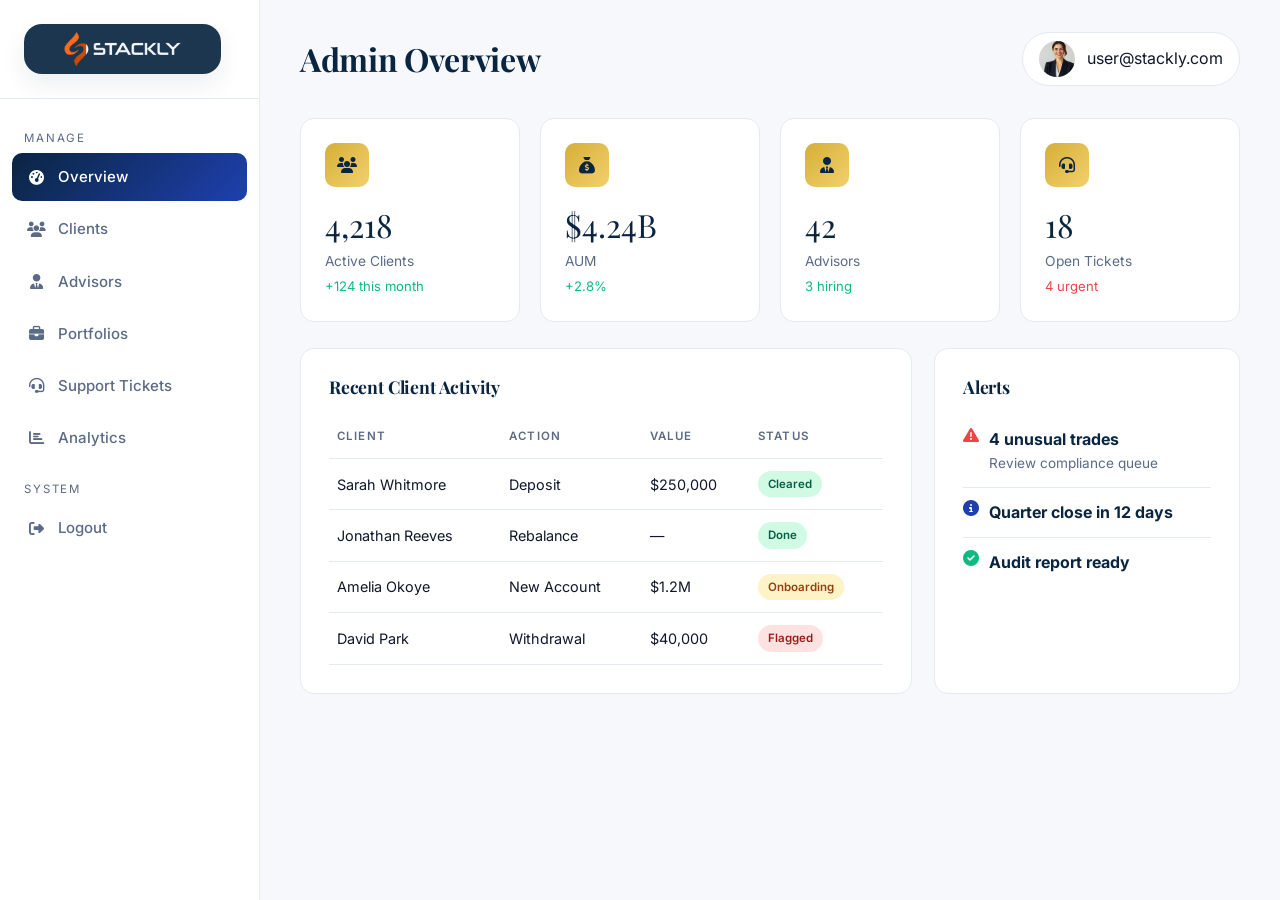
<file: admin-dashboard.html>
<!doctype html>
<html lang="en">
<head>
<meta charset="utf-8"/>
<meta name="viewport" content="width=device-width,initial-scale=1"/>
<title>Admin Dashboard — STACKLY</title>
<meta name="description" content="STACKLY administrator control panel."/>
<link href="https://fonts.googleapis.com/css2?family=Inter:wght@400;500;600;700&family=Playfair+Display:wght@600;700&display=swap" rel="stylesheet">
<link rel="stylesheet" href="https://cdnjs.cloudflare.com/ajax/libs/font-awesome/6.5.1/css/all.min.css">
<link rel="stylesheet" href="./css/style.css">
</head>
<body>
<div class="dash-wrap">
  <aside class="side">
    <div class="side-brand"><a href="index.html" class="nav-logo"><img src="logo-dark-themed%20(1).webp" alt="STACKLY" class="nav-logo-img"/></a></div>
    <div class="side-sec">Manage</div>
    <ul class="side-nav">
      <li><a href="#" data-sec="overview" class="active"><i class="fa-solid fa-gauge-high"></i> Overview</a></li>
      <li><a href="#" data-sec="clients"><i class="fa-solid fa-users"></i> Clients</a></li>
      <li><a href="#" data-sec="advisors"><i class="fa-solid fa-user-tie"></i> Advisors</a></li>
      <li><a href="#" data-sec="portfolios"><i class="fa-solid fa-briefcase"></i> Portfolios</a></li>
      <li><a href="#" data-sec="tickets"><i class="fa-solid fa-headset"></i> Support Tickets</a></li>
      <li><a href="#" data-sec="analytics"><i class="fa-solid fa-chart-bar"></i> Analytics</a></li>
    </ul>
    <div class="side-sec">System</div>
    <ul class="side-nav">
      <li><a href="login.html" id="logoutBtn"><i class="fa-solid fa-right-from-bracket"></i> Logout</a></li>
    </ul>
  </aside>
  <main class="dash-main">
    <div class="dash-top">
      <div style="display:flex;align-items:center;gap:12px"><button class="mob-toggle"><i class="fa-solid fa-bars"></i></button><h1>Admin Overview</h1></div>
      <div class="dash-user"><img src="./images/team2.webp" alt=""/><span id="userEmail">admin@stackly.com</span></div>
    </div>

    <div data-panel="overview">
      <div class="k-grid">
        <div class="k-card reveal"><div class="ic"><i class="fa-solid fa-users"></i></div><div class="k-num">4,218</div><div class="k-lbl">Active Clients</div><div class="k-up">+124 this month</div></div>
        <div class="k-card reveal" data-stag="1"><div class="ic"><i class="fa-solid fa-sack-dollar"></i></div><div class="k-num">$4.24B</div><div class="k-lbl">AUM</div><div class="k-up">+2.8%</div></div>
        <div class="k-card reveal" data-stag="2"><div class="ic"><i class="fa-solid fa-user-tie"></i></div><div class="k-num">42</div><div class="k-lbl">Advisors</div><div class="k-up">3 hiring</div></div>
        <div class="k-card reveal" data-stag="3"><div class="ic"><i class="fa-solid fa-headset"></i></div><div class="k-num">18</div><div class="k-lbl">Open Tickets</div><div class="k-dn">4 urgent</div></div>
      </div>
      <div class="dash-grid">
        <div class="panel reveal"><h3>Recent Client Activity</h3><table class="table"><tr><th>Client</th><th>Action</th><th>Value</th><th>Status</th></tr><tr><td>Sarah Whitmore</td><td>Deposit</td><td>$250,000</td><td><span class="pill ok">Cleared</span></td></tr><tr><td>Jonathan Reeves</td><td>Rebalance</td><td>—</td><td><span class="pill ok">Done</span></td></tr><tr><td>Amelia Okoye</td><td>New Account</td><td>$1.2M</td><td><span class="pill warn">Onboarding</span></td></tr><tr><td>David Park</td><td>Withdrawal</td><td>$40,000</td><td><span class="pill bad">Flagged</span></td></tr></table></div>
        <div class="panel reveal" data-stag="1"><h3>Alerts</h3><ul style="list-style:none"><li style="padding:12px 0;border-bottom:1px solid var(--line);display:flex;gap:10px"><i class="fa-solid fa-triangle-exclamation" style="color:#ef4444"></i><div><b style="color:var(--primary)">4 unusual trades</b><div style="font-size:.85rem;color:var(--muted)">Review compliance queue</div></div></li><li style="padding:12px 0;border-bottom:1px solid var(--line);display:flex;gap:10px"><i class="fa-solid fa-circle-info" style="color:var(--accent)"></i><div><b style="color:var(--primary)">Quarter close in 12 days</b></div></li><li style="padding:12px 0;display:flex;gap:10px"><i class="fa-solid fa-check-circle" style="color:#10b981"></i><div><b style="color:var(--primary)">Audit report ready</b></div></li></ul></div>
      </div>
    </div>

    <div data-panel="clients" style="display:none">
      <div class="panel"><h3>All Clients</h3><table class="table"><tr><th>Name</th><th>Advisor</th><th>AUM</th><th>Since</th><th>Status</th></tr><tr><td>Sarah Whitmore</td><td>Elena Ruiz</td><td>$2.4M</td><td>2018</td><td><span class="pill ok">Active</span></td></tr><tr><td>Jonathan Reeves</td><td>Marcus Hale</td><td>$8.1M</td><td>2015</td><td><span class="pill ok">Active</span></td></tr><tr><td>Amelia Okoye</td><td>Priya Nair</td><td>$1.2M</td><td>2026</td><td><span class="pill warn">Onboarding</span></td></tr><tr><td>David Park</td><td>David Chen</td><td>$540K</td><td>2022</td><td><span class="pill ok">Active</span></td></tr><tr><td>Nina Ford</td><td>Elena Ruiz</td><td>$3.9M</td><td>2019</td><td><span class="pill ok">Active</span></td></tr></table></div>
    </div>

    <div data-panel="advisors" style="display:none">
      <div class="k-grid"><div class="k-card"><img src="./images/team1.webp" style="width:60px;height:60px;border-radius:50%;object-fit:cover;margin-bottom:10px"/><div class="k-num" style="font-size:1.2rem">Marcus Hale</div><div class="k-lbl">Managing Partner · 340 clients</div></div><div class="k-card"><img src="./images/team2.webp" style="width:60px;height:60px;border-radius:50%;object-fit:cover;margin-bottom:10px"/><div class="k-num" style="font-size:1.2rem">Elena Ruiz</div><div class="k-lbl">Chief Strategist · 280 clients</div></div><div class="k-card"><img src="./images/team1.webp" style="width:60px;height:60px;border-radius:50%;object-fit:cover;margin-bottom:10px"/><div class="k-num" style="font-size:1.2rem">David Chen</div><div class="k-lbl">Head of Research · 190 clients</div></div><div class="k-card"><img src="./images/team2.webp" style="width:60px;height:60px;border-radius:50%;object-fit:cover;margin-bottom:10px"/><div class="k-num" style="font-size:1.2rem">Priya Nair</div><div class="k-lbl">Portfolio Manager · 210 clients</div></div></div>
    </div>

    <div data-panel="portfolios" style="display:none">
      <div class="panel"><h3>Firm-Wide Allocation</h3><table class="table"><tr><th>Asset Class</th><th>Allocation</th><th>Value</th><th>YTD</th></tr><tr><td>US Equities</td><td>48%</td><td>$2.03B</td><td class="k-up">+11.2%</td></tr><tr><td>International Equities</td><td>22%</td><td>$933M</td><td class="k-up">+7.8%</td></tr><tr><td>Fixed Income</td><td>18%</td><td>$763M</td><td class="k-dn">-0.4%</td></tr><tr><td>Alternatives</td><td>8%</td><td>$339M</td><td class="k-up">+5.1%</td></tr><tr><td>Cash</td><td>4%</td><td>$170M</td><td class="k-up">+4.9%</td></tr></table></div>
    </div>

    <div data-panel="tickets" style="display:none">
      <div class="panel"><h3>Support Tickets</h3><table class="table"><tr><th>ID</th><th>Client</th><th>Subject</th><th>Priority</th><th>Status</th></tr><tr><td>#4218</td><td>David Park</td><td>Wire transfer question</td><td><span class="pill bad">High</span></td><td><span class="pill warn">Open</span></td></tr><tr><td>#4217</td><td>Sarah Whitmore</td><td>Q2 statement missing</td><td><span class="pill warn">Med</span></td><td><span class="pill warn">Open</span></td></tr><tr><td>#4216</td><td>Nina Ford</td><td>2FA reset</td><td><span class="pill ok">Low</span></td><td><span class="pill ok">Resolved</span></td></tr></table></div>
    </div>

    <div data-panel="analytics" style="display:none">
      <div class="k-grid"><div class="k-card"><div class="ic"><i class="fa-solid fa-chart-line"></i></div><div class="k-num">+12.4%</div><div class="k-lbl">Firm YTD Return</div></div><div class="k-card"><div class="ic"><i class="fa-solid fa-user-plus"></i></div><div class="k-num">124</div><div class="k-lbl">New Clients (30d)</div></div><div class="k-card"><div class="ic"><i class="fa-solid fa-percent"></i></div><div class="k-num">98%</div><div class="k-lbl">Retention</div></div><div class="k-card"><div class="ic"><i class="fa-solid fa-clock"></i></div><div class="k-num">4.2 hrs</div><div class="k-lbl">Avg Response Time</div></div></div>
    </div>
  </main>
</div>
<script src="./js/main.js"></script>
</body>
</html>
</file>
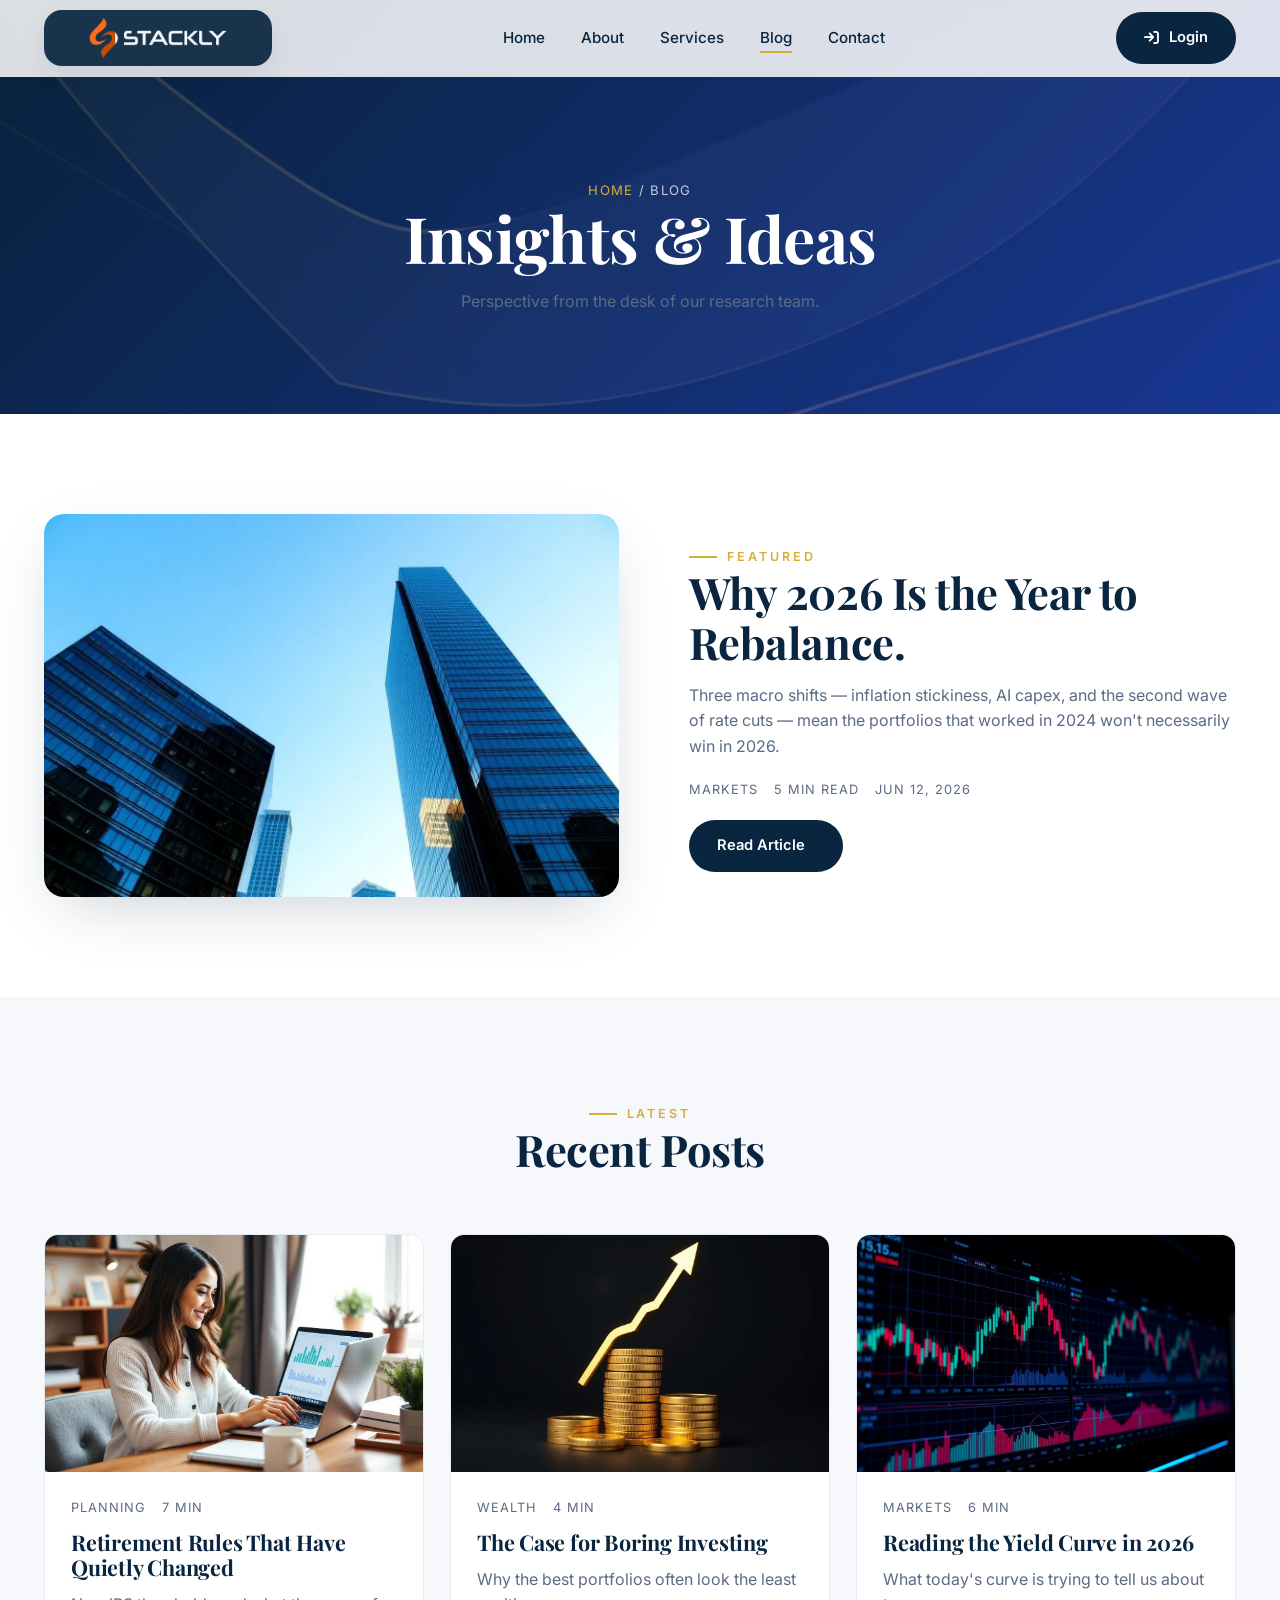
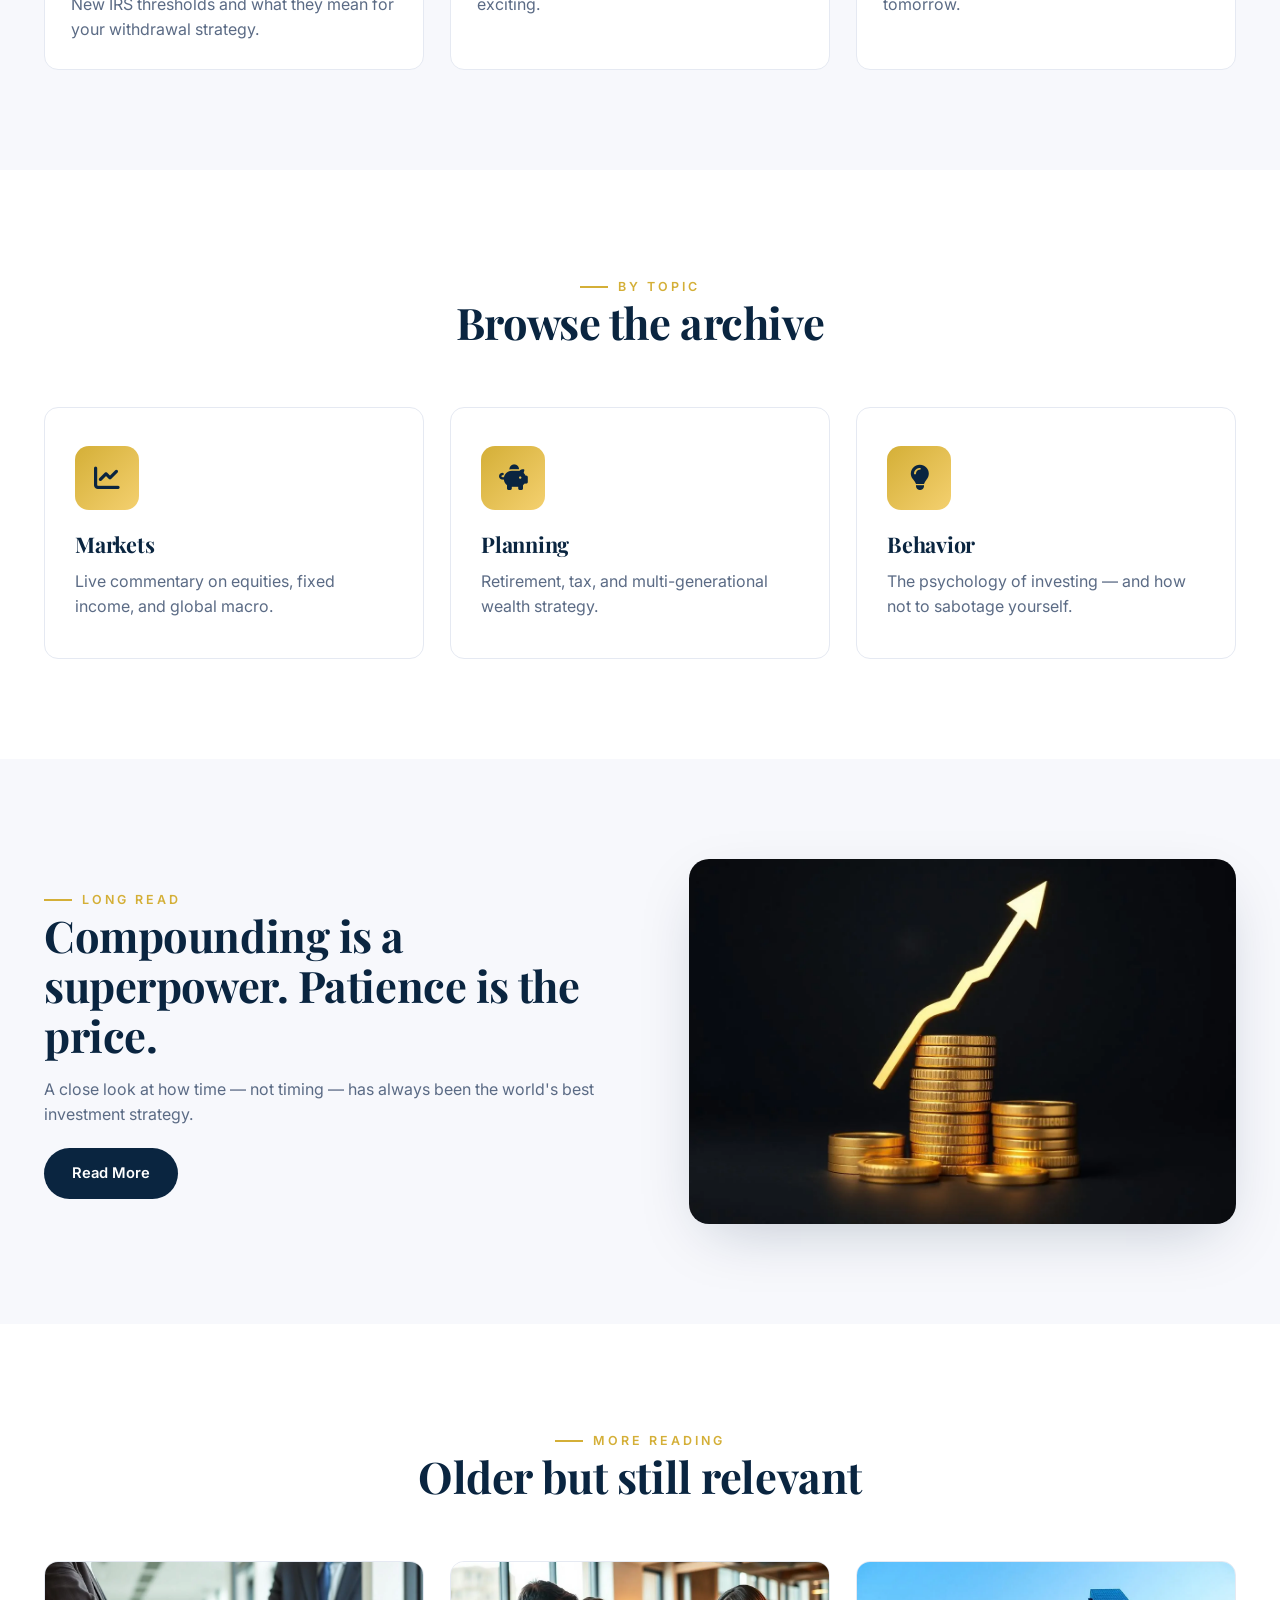
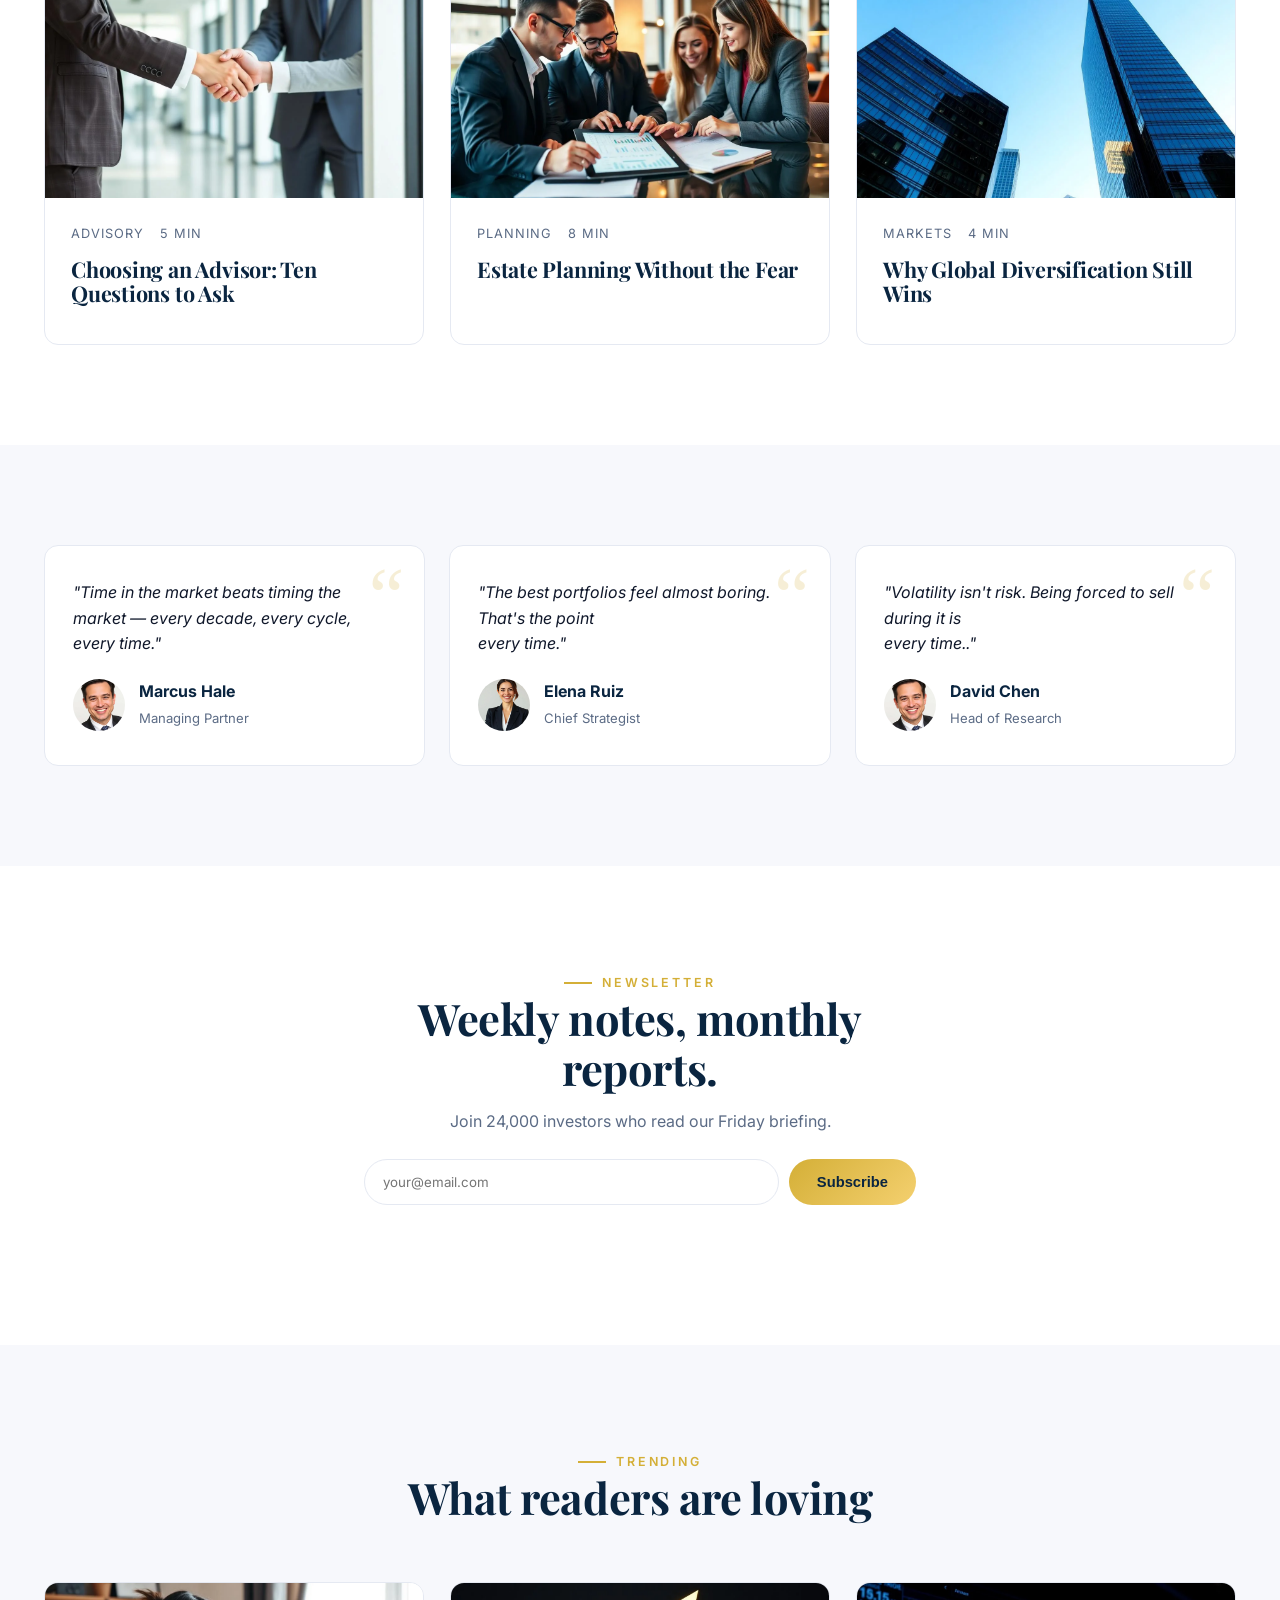
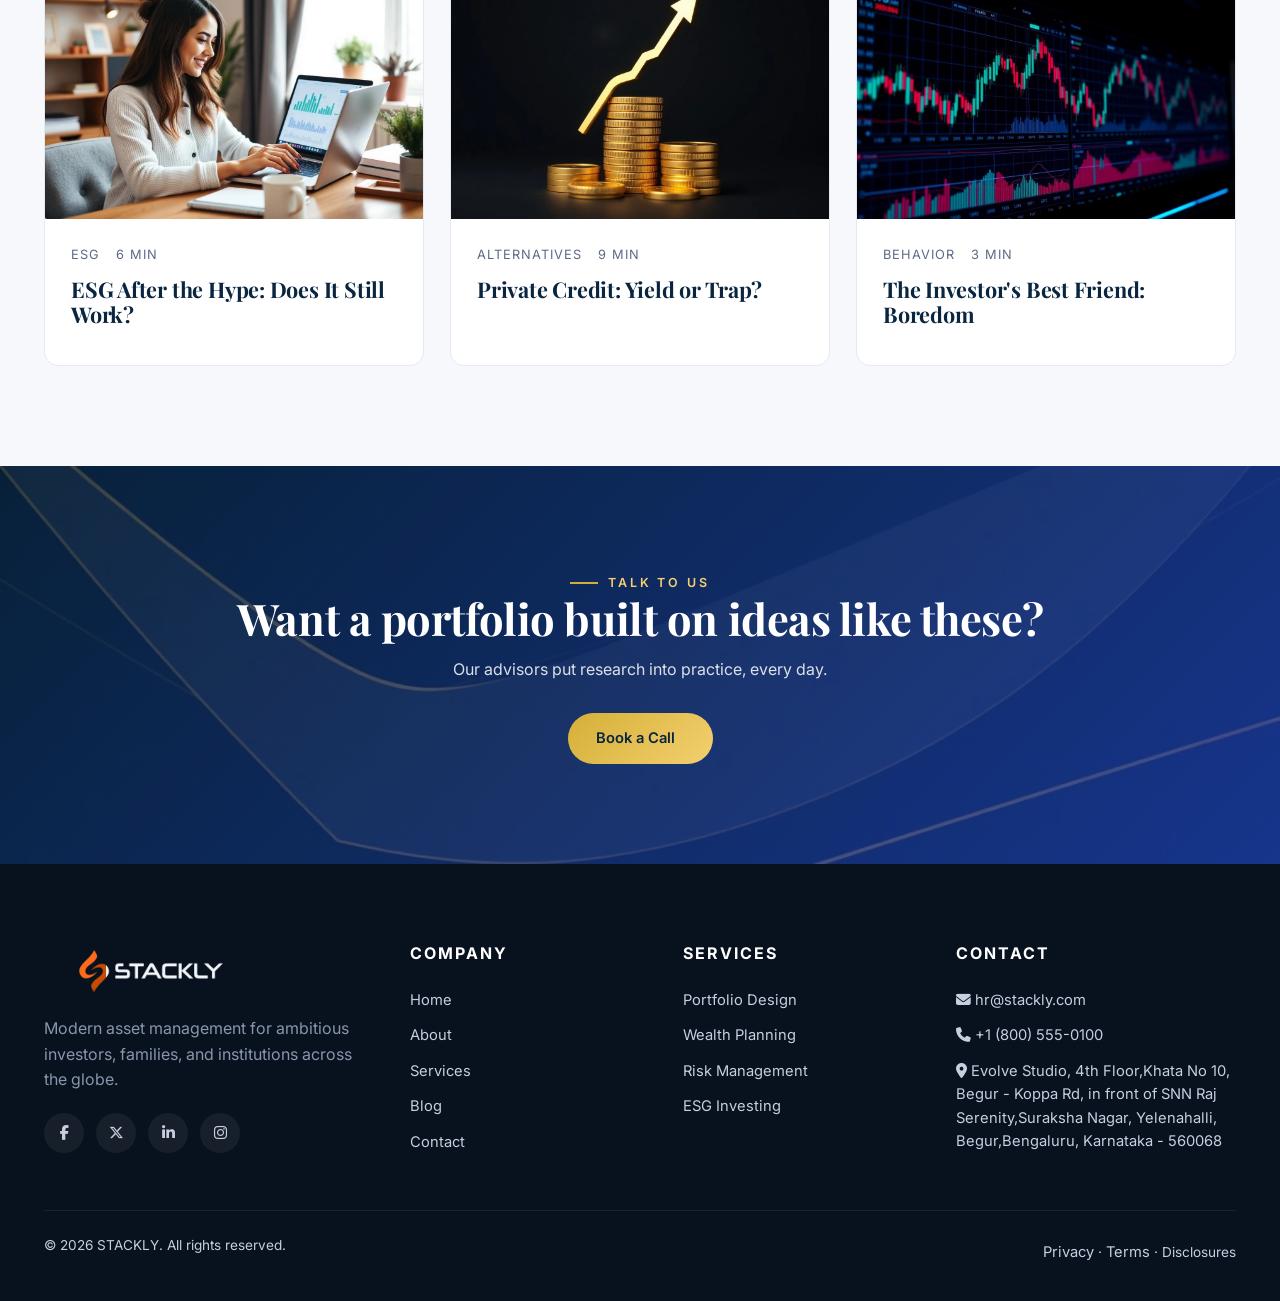
<file: blog.html>
<!doctype html>
<html lang="en">
<head>
<meta charset="utf-8"/>
<meta name="viewport" content="width=device-width,initial-scale=1"/>
<title>Blog & Insights — STACKLY Asset Management</title>
<meta name="description" content="Sharp perspectives on markets, wealth planning, and long-term investing from the STACKLY research desk."/>
<link href="https://fonts.googleapis.com/css2?family=Inter:wght@400;500;600;700&family=Playfair+Display:wght@600;700&display=swap" rel="stylesheet">
<link rel="stylesheet" href="https://cdnjs.cloudflare.com/ajax/libs/font-awesome/6.5.1/css/all.min.css">
<link rel="stylesheet" href="./css/style.css">
</head>
<body>
<nav class="nav">
  <div class="container nav-inner">
    <a href="index.html" class="nav-logo"><img src="logo-dark-themed%20(1).webp" alt="STACKLY Logo" class="nav-logo-img"/></a>
    <ul class="nav-links">
      <li><a href="index.html">Home</a></li>
      <li><a href="./about.html">About</a></li>
      <li><a href="./services.html">Services</a></li>
      <li><a href="./blog.html" class="active">Blog</a></li>
      <li><a href="./contact.html">Contact</a></li>
    </ul>
    <div class="nav-cta"><a href="login.html" class="btn btn-primary"><i class="fa-solid fa-arrow-right-to-bracket"></i> Login</a><button class="nav-toggle"><i class="fa-solid fa-bars"></i></button></div>
  </div>
</nav>

<header class="page-head"><div class="container"><div class="crumbs"><a href="index.html">Home</a> / Blog</div><h1>Insights & Ideas</h1><p style="max-width:600px;margin:14px auto 0">Perspective from the desk of our research team.</p></div></header>

<!-- 1 Featured -->
<section class="section">
  <div class="container about-grid">
    <div class="about-visual reveal-l"><img src="./images/blog1.webp" alt=""/></div>
    <div class="reveal-r"><span class="eyebrow">Featured</span><h2>Why 2026 Is the Year to Rebalance.</h2><p style="margin-top:16px">Three macro shifts — inflation stickiness, AI capex, and the second wave of rate cuts — mean the portfolios that worked in 2024 won't necessarily win in 2026.</p><div class="blog-meta" style="margin:20px 0"><span>Markets</span><span>5 min read</span><span>Jun 12, 2026</span></div><a href="404error.html" class="btn btn-primary">Read Article <i class="fa-solid  "></i></a></div>
  </div>
</section>

<!-- 2 Latest grid -->
<section class="section" style="background:var(--soft)">
  <div class="container">
    <div class="sec-head reveal"><span class="eyebrow">Latest</span><h2>Recent Posts</h2></div>
    <div class="blog-grid">
      <a href="404error.html" class="blog-card reveal"><div class="blog-thumb"><img src="./images/blog2.webp" alt=""/></div><div class="blog-body"><div class="blog-meta"><span>Planning</span><span>7 min</span></div><h3>Retirement Rules That Have Quietly Changed</h3><p>New IRS thresholds and what they mean for your withdrawal strategy.</p></div></a>
      <a href="404error.html" class="blog-card reveal" data-stag="1"><div class="blog-thumb"><img src="./images/blog3.webp" alt=""/></div><div class="blog-body"><div class="blog-meta"><span>Wealth</span><span>4 min</span></div><h3>The Case for Boring Investing</h3><p>Why the best portfolios often look the least exciting.</p></div></a>
      <a href="404error.html" class="blog-card reveal" data-stag="2"><div class="blog-thumb"><img src="./images/service1.webp" alt=""/></div><div class="blog-body"><div class="blog-meta"><span>Markets</span><span>6 min</span></div><h3>Reading the Yield Curve in 2026</h3><p>What today's curve is trying to tell us about tomorrow.</p></div></a>
    </div>
  </div>
</section>

<!-- 3 categories -->
<section class="section">
  <div class="container">
    <div class="sec-head reveal"><span class="eyebrow">By topic</span><h2>Browse the archive</h2></div>
    <div class="svc-grid">
      <div class="svc-card reveal"><div class="svc-icon"><i class="fa-solid fa-chart-line"></i></div><h3>Markets</h3><p>Live commentary on equities, fixed income, and global macro.</p></div>
      <div class="svc-card reveal" data-stag="1"><div class="svc-icon"><i class="fa-solid fa-piggy-bank"></i></div><h3>Planning</h3><p>Retirement, tax, and multi-generational wealth strategy.</p></div>
      <div class="svc-card reveal" data-stag="2"><div class="svc-icon"><i class="fa-solid fa-lightbulb"></i></div><h3>Behavior</h3><p>The psychology of investing — and how not to sabotage yourself.</p></div>
    </div>
  </div>
</section>

<!-- 4 image feature -->
<section class="section" style="background:var(--soft)">
  <div class="container about-grid">
    <div class="reveal-l"><span class="eyebrow">Long read</span><h2>Compounding is a superpower. Patience is the price.</h2><p style="margin-top:16px">A close look at how time — not timing — has always been the world's best investment strategy.</p><a href="404error.html" class="btn btn-primary" style="margin-top:20px">Read More</a></div>
    <div class="about-visual reveal-r"><img src="./images/blog3.webp" alt=""/></div>
  </div>
</section>

<!-- 5 more posts -->
<section class="section">
  <div class="container">
    <div class="sec-head reveal"><span class="eyebrow">More reading</span><h2>Older but still relevant</h2></div>
    <div class="blog-grid">
      <a href="404error.html" class="blog-card reveal"><div class="blog-thumb"><img src="./images/service2.webp" alt=""/></div><div class="blog-body"><div class="blog-meta"><span>Advisory</span><span>5 min</span></div><h3>Choosing an Advisor: Ten Questions to Ask</h3></div></a>
      <a href="404error.html" class="blog-card reveal" data-stag="1"><div class="blog-thumb"><img src="./images/about1.webp" alt=""/></div><div class="blog-body"><div class="blog-meta"><span>Planning</span><span>8 min</span></div><h3>Estate Planning Without the Fear</h3></div></a>
      <a href="404error.html" class="blog-card reveal" data-stag="2"><div class="blog-thumb"><img src="./images/blog1.webp" alt=""/></div><div class="blog-body"><div class="blog-meta"><span>Markets</span><span>4 min</span></div><h3>Why Global Diversification Still Wins</h3></div></a>
    </div>
  </div>
</section>

<!-- 6 quote -->
<section class="section" style="background:var(--soft)">
  <div class="container">
    <div class="test-grid">
      <div class="test reveal"><p>"Time in the market beats timing the market — every decade, every cycle, every time."</p><div class="test-who"><img src="./images/team1.webp" class="av" alt=""/><div><b>Marcus Hale</b><span>Managing Partner</span></div></div></div>
      <div class="test reveal" data-stag="1"><p>"The best portfolios feel almost boring. That's the point <br> every time."</p><div class="test-who"><img src="./images/team2.webp" class="av" alt=""/><div><b>Elena Ruiz</b><span>Chief Strategist</span></div></div></div>
      <div class="test reveal" data-stag="2"><p>"Volatility isn't risk. Being forced to sell during it is <br> every time.."</p><div class="test-who"><img src="./images/team1.webp" class="av" alt=""/><div><b>David Chen</b><span>Head of Research</span></div></div></div>
    </div>
  </div>
</section>

<!-- 7 newsletter -->
<section class="section">
  <div class="container" style="text-align:center;max-width:600px">
    <div class="reveal"><span class="eyebrow">Newsletter</span><h2>Weekly notes, monthly reports.</h2><p style="margin-top:16px">Join 24,000 investors who read our Friday briefing.</p>
    <form id="newsletterForm" class="newsletter-form" novalidate style="display:flex;gap:10px;margin-top:24px;flex-wrap:wrap;justify-content:center">
      <input id="newsletterEmail" type="email" required placeholder="your@email.com" style="flex:1;min-width:220px;padding:14px 18px;border-radius:99px;border:1px solid var(--line);font-family:inherit"/>
      <button type="submit" class="btn btn-gold">Subscribe</button>
      <div class="form-error" aria-live="polite"></div>
    </form></div>
  </div>
</section>

<!-- 8 topics grid -->
<section class="section" style="background:var(--soft)">
  <div class="container">
    <div class="sec-head reveal"><span class="eyebrow">Trending</span><h2>What readers are loving</h2></div>
    <div class="blog-grid">
      <a href="404error.html" class="blog-card reveal"><div class="blog-thumb"><img src="./images/blog2.webp" alt=""/></div><div class="blog-body"><div class="blog-meta"><span>ESG</span><span>6 min</span></div><h3>ESG After the Hype: Does It Still Work?</h3></div></a>
      <a href="404error.html" class="blog-card reveal" data-stag="1"><div class="blog-thumb"><img src="./images/blog3.webp" alt=""/></div><div class="blog-body"><div class="blog-meta"><span>Alternatives</span><span>9 min</span></div><h3>Private Credit: Yield or Trap?</h3></div></a>
      <a href="404error.html" class="blog-card reveal" data-stag="2"><div class="blog-thumb"><img src="./images/service1.webp" alt=""/></div><div class="blog-body"><div class="blog-meta"><span>Behavior</span><span>3 min</span></div><h3>The Investor's Best Friend: Boredom</h3></div></a>
    </div>
  </div>
</section>

<!-- 9 CTA -->
<section class="section cta">
  <div class="container"><span class="eyebrow" style="color:var(--gold2)">Talk to us</span><h2>Want a portfolio built on ideas like these?</h2><p>Our advisors put research into practice, every day.</p><a href="./contact.html" class="btn btn-gold">Book a Call <i class="fa-solid  "></i></a></div>
</section>

<footer class="footer">
  <div class="container">
    <div class="footer-grid">
      <div>
        <a href="index.html" class="footer-brand-logo"><img src="logo-dark-themed%20(1).webp" alt="STACKLY" class="brand-logo"/></a>
        <p style="color:#8a95ac">Modern asset management for ambitious investors, families, and institutions across the globe.</p>
        <div class="socials">
          <a href="404error.html" data-social aria-label="Facebook"><i class="fa-brands fa-facebook-f"></i></a>
          <a href="404error.html" data-social aria-label="Twitter"><i class="fa-brands fa-x-twitter"></i></a>
          <a href="404error.html" data-social aria-label="LinkedIn"><i class="fa-brands fa-linkedin-in"></i></a>
          <a href="404error.html" data-social aria-label="Instagram"><i class="fa-brands fa-instagram"></i></a>
        </div>
      </div>
      <div><h4>Company</h4><a href="index.html">Home</a><a href="./about.html">About</a><a href="./services.html">Services</a><a href="./blog.html">Blog</a><a href="./contact.html">Contact</a></div>
      <div><h4>Services</h4><a href="404error.html">Portfolio Design</a><a href="404error.html">Wealth Planning</a><a href="404error.html">Risk Management</a><a href="404error.html">ESG Investing</a></div>
      <div><h4>Contact</h4><a href="mailto:hello@stackly.com"><i class="fa-solid fa-envelope"></i> hr@stackly.com</a><a href="tel:+18005550100"><i class="fa-solid fa-phone"></i> +1 (800) 555-0100</a><a href="./contact.html"><i class="fa-solid fa-location-dot"></i> Evolve Studio, 4th Floor,Khata No 10, Begur - Koppa Rd, in front of SNN Raj Serenity,Suraksha Nagar, Yelenahalli, Begur,Bengaluru, Karnataka - 560068</a></div>
    </div>
    <div class="footer-bot"><span>© <span data-year></span> STACKLY. All rights reserved.</span><span><a href="404error.html" style="display:inline-block">Privacy</a> · <a href="404error.html" style="display:inline-block">Terms</a> · Disclosures</span></div>
  </div>
</footer>
<script src="./js/main.js"></script>
</body>
</html>
</file>
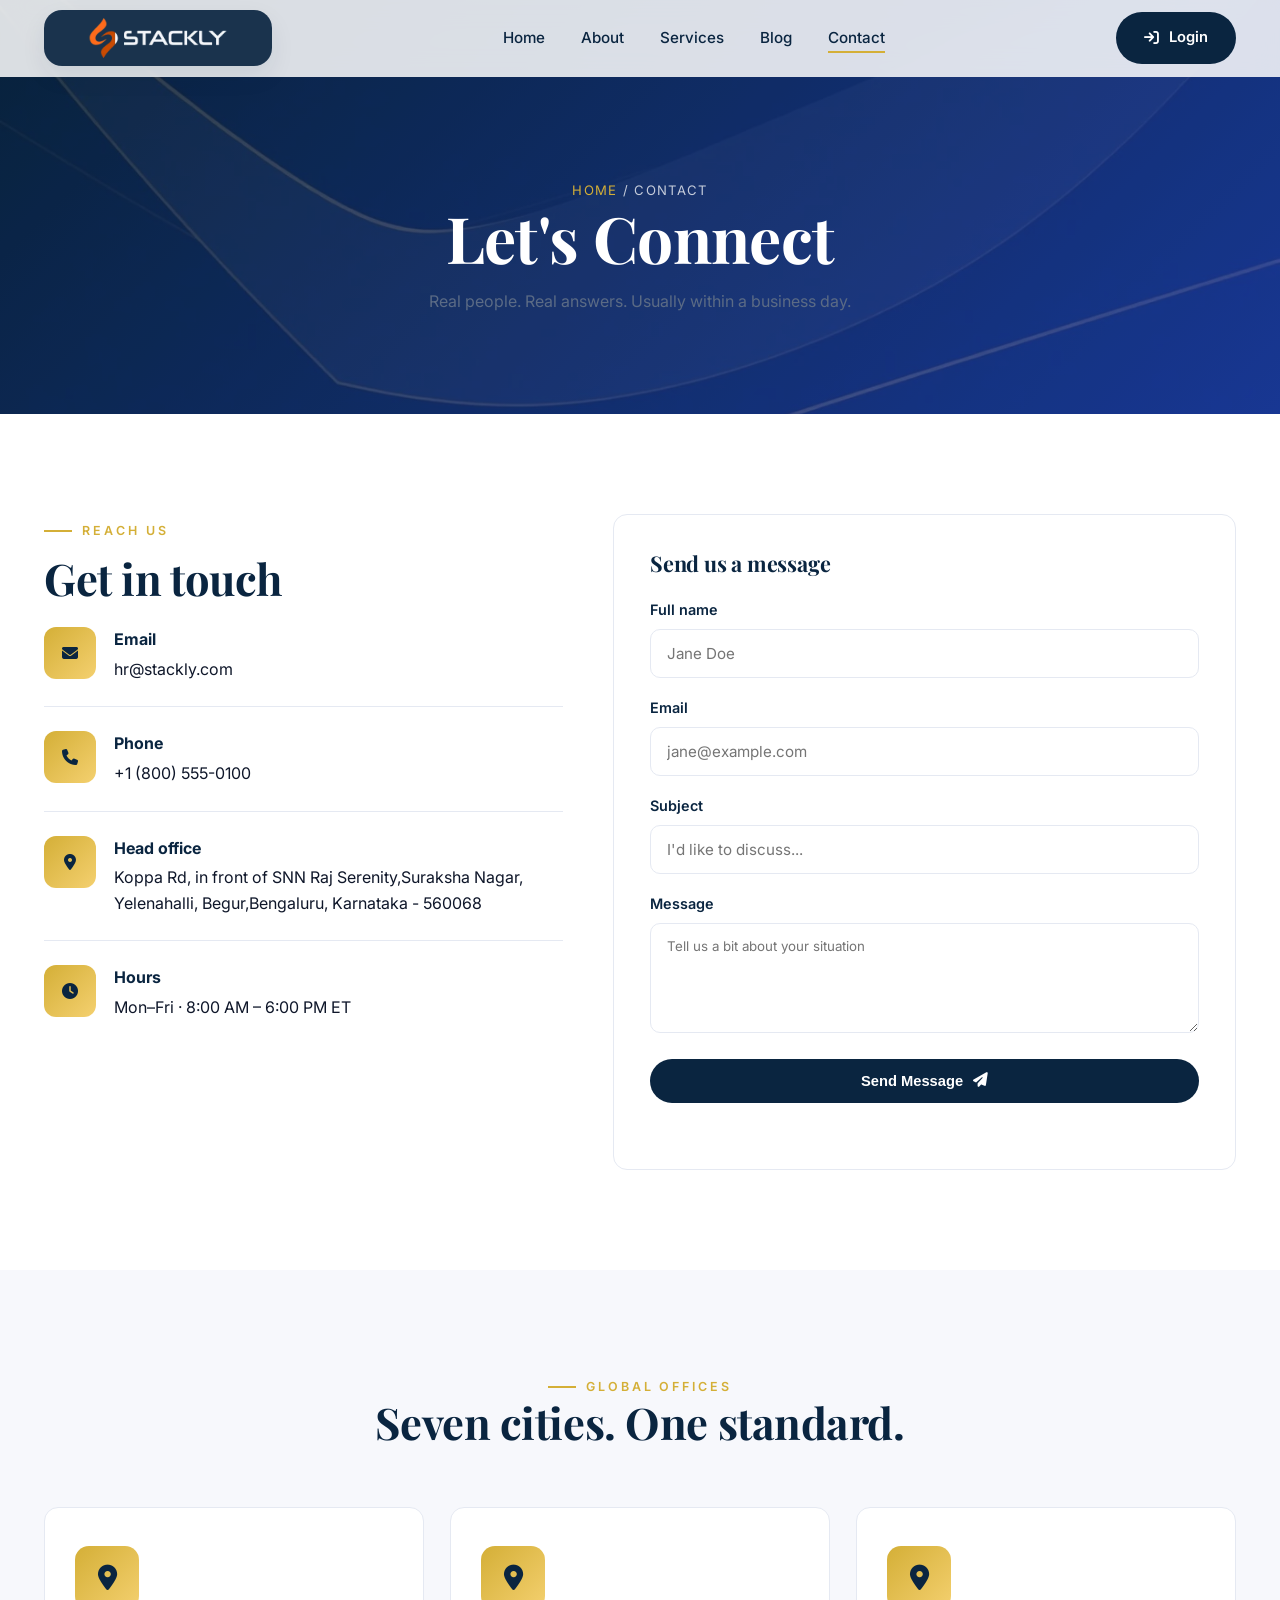
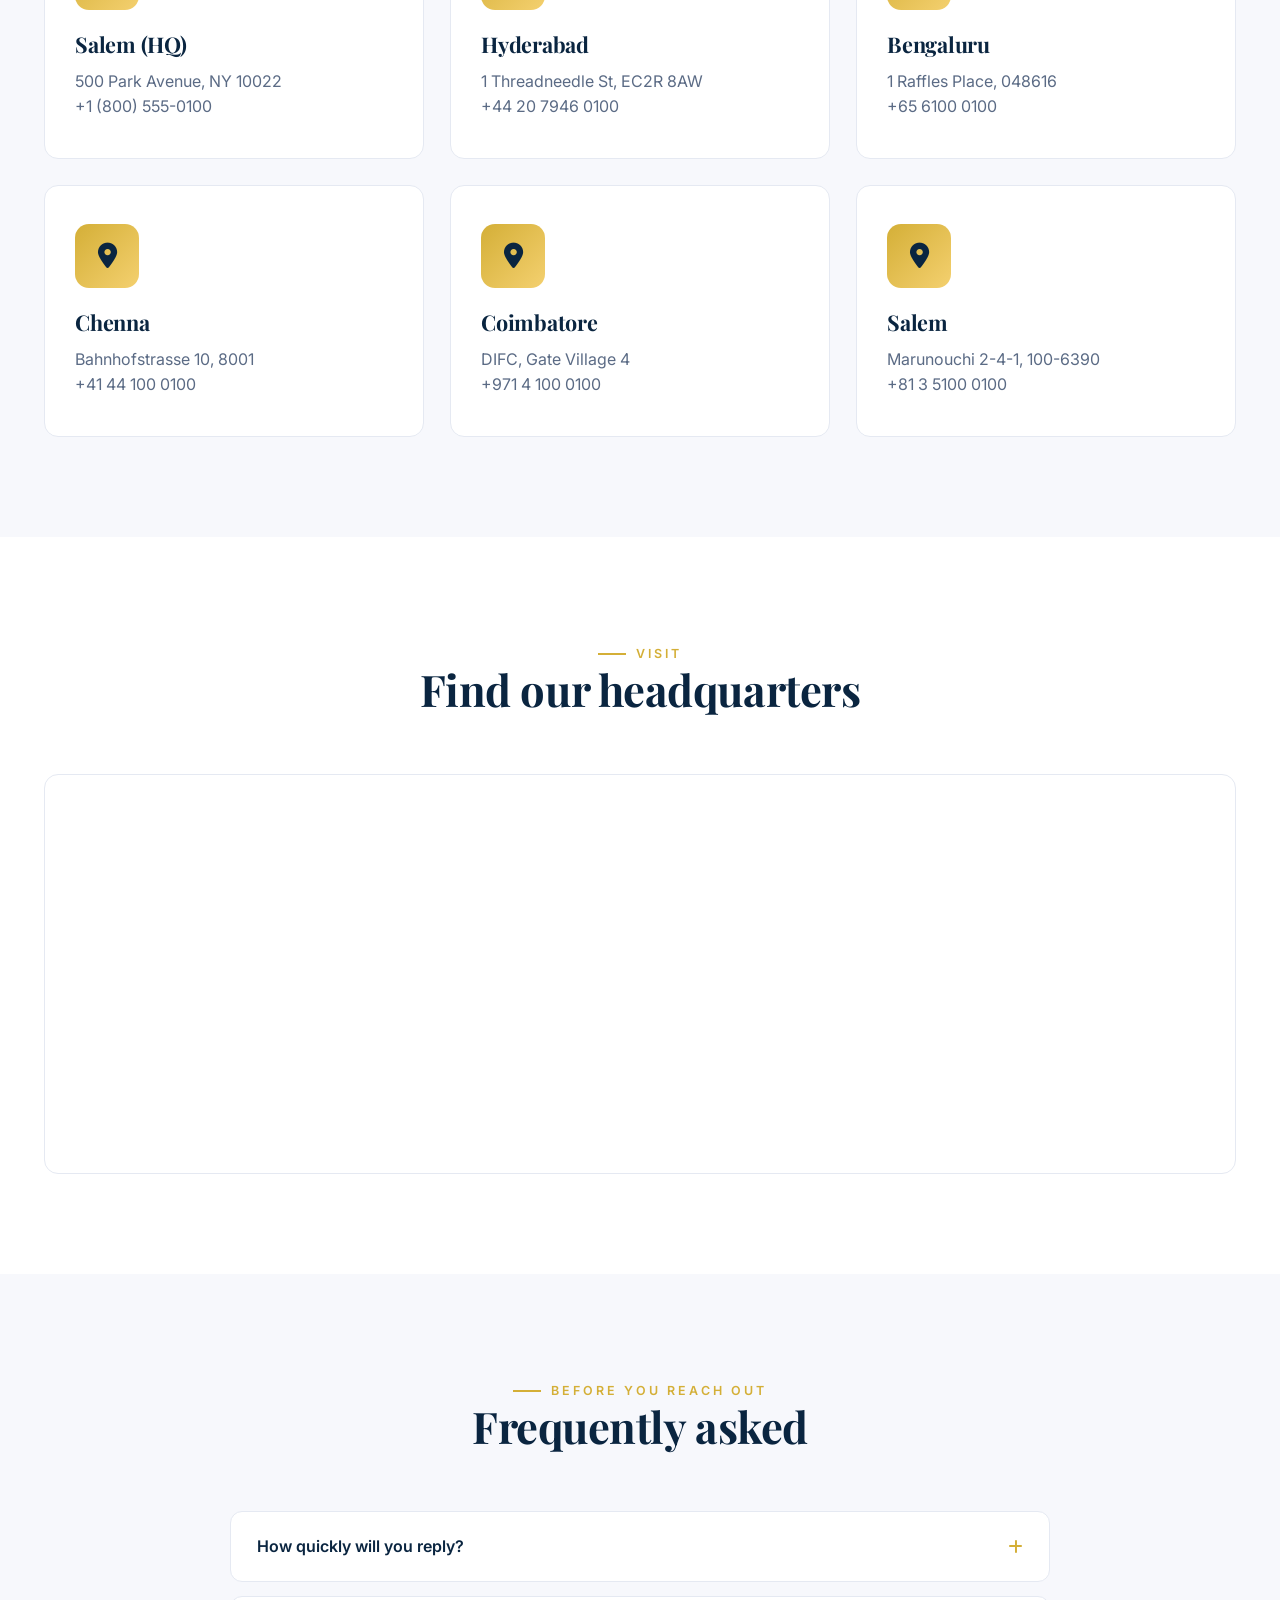
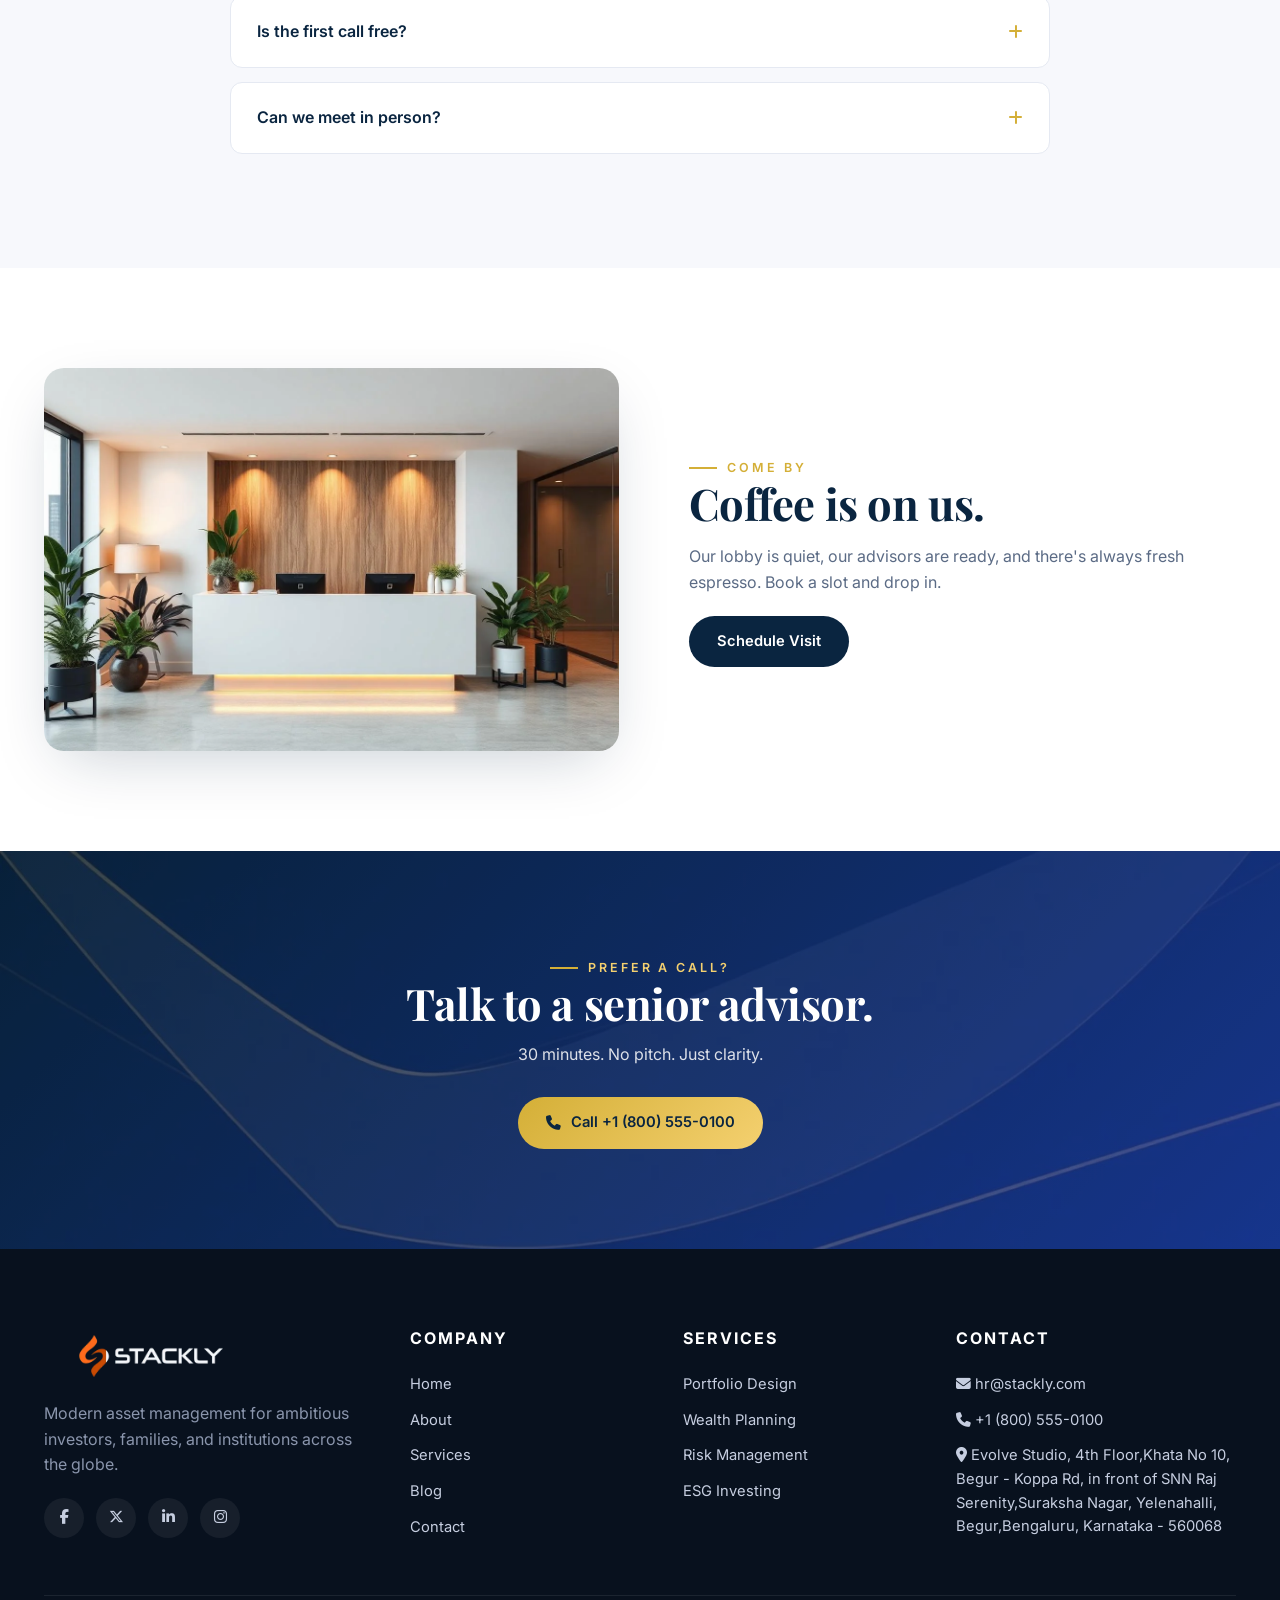
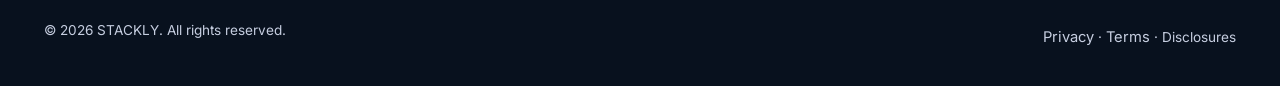
<file: contact.html>
<!doctype html>
<html lang="en">
<head>
<meta charset="utf-8"/>
<meta name="viewport" content="width=device-width,initial-scale=1"/>
<title>Contact STACKLY — Speak With an Advisor</title>
<meta name="description" content="Get in touch with STACKLY. Book a 30-minute strategy call, visit our offices, or send us a note."/>
<link href="https://fonts.googleapis.com/css2?family=Inter:wght@400;500;600;700&family=Playfair+Display:wght@600;700&display=swap" rel="stylesheet">
<link rel="stylesheet" href="https://cdnjs.cloudflare.com/ajax/libs/font-awesome/6.5.1/css/all.min.css">
<link rel="stylesheet" href="./css/style.css">
</head>
<body>
<nav class="nav">
  <div class="container nav-inner">
    <a href="index.html" class="nav-logo"><img src="logo-dark-themed%20(1).webp" alt="STACKLY Logo" class="nav-logo-img"/></a>
    <ul class="nav-links">
      <li><a href="index.html">Home</a></li><li><a href="./about.html">About</a></li><li><a href="./services.html">Services</a></li><li><a href="./blog.html">Blog</a></li><li><a href="./contact.html" class="active">Contact</a></li>
    </ul>
    <div class="nav-cta"><a href="login.html" class="btn btn-primary"><i class="fa-solid fa-arrow-right-to-bracket"></i> Login</a><button class="nav-toggle"><i class="fa-solid fa-bars"></i></button></div>
  </div>
</nav>

<header class="page-head"><div class="container"><div class="crumbs"><a href="index.html">Home</a> / Contact</div><h1>Let's Connect</h1><p style="max-width:600px;margin:14px auto 0">Real people. Real answers. Usually within a business day.</p></div></header>

<!-- 1 form + info -->
<section class="section">
  <div class="container contact-grid">
    <div class="contact-info reveal-l">
      <span class="eyebrow">Reach us</span><h2 style="margin-top:12px">Get in touch</h2>
      <div class="info-item"><div class="ic"><i class="fa-solid fa-envelope"></i></div><div><b>Email</b><span>hr@stackly.com</span></div></div>
      <div class="info-item"><div class="ic"><i class="fa-solid fa-phone"></i></div><div><b>Phone</b><span>+1 (800) 555-0100</span></div></div>
      <div class="info-item"><div class="ic"><i class="fa-solid fa-location-dot"></i></div><div><b>Head office</b><span>Koppa Rd, in front of SNN Raj Serenity,Suraksha Nagar, Yelenahalli, Begur,Bengaluru, Karnataka - 560068</span></div></div>
      <div class="info-item"><div class="ic"><i class="fa-solid fa-clock"></i></div><div><b>Hours</b><span>Mon–Fri · 8:00 AM – 6:00 PM ET</span></div></div>
    </div>
    <div class="reveal-r">
      <form id="contactForm" novalidate style="background:#fff;padding:36px;border-radius:14px;border:1px solid var(--line)">
        <h3 style="margin-bottom:22px">Send us a message</h3>
        <div class="field">
          <label for="contactName">Full name</label>
          <input id="contactName" type="text" required placeholder="Jane Doe" autocomplete="name"/>
        </div>
        <div class="field">
          <label for="contactEmail">Email</label>
          <input id="contactEmail" type="email" required placeholder="jane@example.com" autocomplete="email"/>
        </div>
        <div class="field">
          <label for="contactSubject">Subject</label>
          <input id="contactSubject" type="text" required placeholder="I'd like to discuss..."/>
        </div>
        <div class="field">
          <label for="contactMessage">Message</label>
          <textarea id="contactMessage" rows="5" required placeholder="Tell us a bit about your situation" style="width:100%;padding:14px 16px;border:1px solid var(--line);border-radius:10px;font-family:inherit;resize:vertical"></textarea>
        </div>
        <button type="submit" class="btn btn-primary" style="width:100%;justify-content:center">
          <span class="btn-label">Send Message</span> <i class="fa-solid fa-paper-plane"></i>
        </button>
        <div class="form-error" aria-live="polite" style="color:#e04545;font-size:.88rem;margin-top:10px;text-align:center"></div>
        <div class="form-success" aria-live="polite" style="color:#4caf50;font-size:.88rem;margin-top:10px;text-align:center;display:none"></div>
      </form>
    </div>
  </div>
</section>

<!-- 2 Offices -->
<section class="section" style="background:var(--soft)">
  <div class="container">
    <div class="sec-head reveal"><span class="eyebrow">Global offices</span><h2>Seven cities. One standard.</h2></div>
    <div class="svc-grid">
      <div class="svc-card reveal"><div class="svc-icon"><i class="fa-solid fa-location-dot"></i></div><h3>Salem (HQ)</h3><p>500 Park Avenue, NY 10022<br/>+1 (800) 555-0100</p></div>
      <div class="svc-card reveal" data-stag="1"><div class="svc-icon"><i class="fa-solid fa-location-dot"></i></div><h3> Hyderabad</h3><p>1 Threadneedle St, EC2R 8AW<br/>+44 20 7946 0100</p></div>
      <div class="svc-card reveal" data-stag="2"><div class="svc-icon"><i class="fa-solid fa-location-dot"></i></div><h3> Bengaluru </h3><p>1 Raffles Place, 048616<br/>+65 6100 0100</p></div>
      <div class="svc-card reveal" data-stag="3"><div class="svc-icon"><i class="fa-solid fa-location-dot"></i></div><h3> Chenna</h3><p>Bahnhofstrasse 10, 8001<br/>+41 44 100 0100</p></div>
      <div class="svc-card reveal" data-stag="4"><div class="svc-icon"><i class="fa-solid fa-location-dot"></i></div><h3> Coimbatore</h3><p>DIFC, Gate Village 4<br/>+971 4 100 0100</p></div>
      <div class="svc-card reveal" data-stag="5"><div class="svc-icon"><i class="fa-solid fa-location-dot"></i></div><h3> Salem</h3><p>Marunouchi 2-4-1, 100-6390<br/>+81 3 5100 0100</p></div>
    </div>
  </div>
</section>

<!-- 3 Map -->
<section class="section">
  <div class="container">
    <div class="sec-head reveal"><span class="eyebrow">Visit</span><h2>Find our headquarters</h2></div>
    <div class="map-embed reveal-s"><iframe src="https://maps.google.com/maps?q=Park%20Avenue%20New%20York&t=&z=15&ie=UTF8&iwloc=&output=embed" loading="lazy"></iframe></div>
  </div>
</section>

<!-- 4 FAQ -->
<section class="section" style="background:var(--soft)">
  <div class="container">
    <div class="sec-head reveal"><span class="eyebrow">Before you reach out</span><h2>Frequently asked</h2></div>
    <div class="faq">
      <div class="faq-item"><div class="faq-q">How quickly will you reply? <i class="fa-solid fa-plus"></i></div><div class="faq-a"><p>Every inquiry gets a personal response within one business day, usually sooner.</p></div></div>
      <div class="faq-item"><div class="faq-q">Is the first call free? <i class="fa-solid fa-plus"></i></div><div class="faq-a"><p>Yes. Our discovery call is complimentary and comes with zero obligation.</p></div></div>
      <div class="faq-item"><div class="faq-q">Can we meet in person? <i class="fa-solid fa-plus"></i></div><div class="faq-a"><p>Absolutely — we welcome visits at any of our seven offices, by appointment.</p></div></div>
    </div>
  </div>
</section>

<!-- 5 image -->
<section class="section">
  <div class="container about-grid">
    <div class="about-visual reveal-l"><img src="./images/contact.webp" alt="Reception"/></div>
    <div class="reveal-r"><span class="eyebrow">Come by</span><h2>Coffee is on us.</h2><p style="margin-top:16px">Our lobby is quiet, our advisors are ready, and there's always fresh espresso. Book a slot and drop in.</p><a href="404error.html" class="btn btn-primary" style="margin-top:20px">Schedule Visit</a></div>
  </div>
</section>

<!-- 6 CTA -->
<section class="section cta">
  <div class="container"><span class="eyebrow" style="color:var(--gold2)">Prefer a call?</span><h2>Talk to a senior advisor.</h2><p>30 minutes. No pitch. Just clarity.</p><a href="tel:+18005550100" class="btn btn-gold"><i class="fa-solid fa-phone"></i> Call +1 (800) 555-0100</a></div>
</section>

<footer class="footer">
  <div class="container">
    <div class="footer-grid">
      <div>
        <a href="index.html" class="footer-brand-logo"><img src="logo-dark-themed%20(1).webp" alt="STACKLY" class="brand-logo"/></a>
        <p style="color:#8a95ac">Modern asset management for ambitious investors, families, and institutions across the globe.</p>
        <div class="socials">
          <a href="404error.html" data-social aria-label="Facebook"><i class="fa-brands fa-facebook-f"></i></a>
          <a href="404error.html" data-social aria-label="Twitter"><i class="fa-brands fa-x-twitter"></i></a>
          <a href="404error.html" data-social aria-label="LinkedIn"><i class="fa-brands fa-linkedin-in"></i></a>
          <a href="404error.html" data-social aria-label="Instagram"><i class="fa-brands fa-instagram"></i></a>
        </div>
      </div>
      <div><h4>Company</h4><a href="index.html">Home</a><a href="./about.html">About</a><a href="./services.html">Services</a><a href="./blog.html">Blog</a><a href="./contact.html">Contact</a></div>
      <div><h4>Services</h4><a href="404error.html">Portfolio Design</a><a href="404error.html">Wealth Planning</a><a href="404error.html">Risk Management</a><a href="404error.html">ESG Investing</a></div>
      <div><h4>Contact</h4><a href="mailto:hello@stackly.com"><i class="fa-solid fa-envelope"></i> hr@stackly.com</a><a href="tel:+18005550100"><i class="fa-solid fa-phone"></i> +1 (800) 555-0100</a><a href="./contact.html"><i class="fa-solid fa-location-dot"></i> Evolve Studio, 4th Floor,Khata No 10, Begur - Koppa Rd, in front of SNN Raj Serenity,Suraksha Nagar, Yelenahalli, Begur,Bengaluru, Karnataka - 560068</a></div>
    </div>
    <div class="footer-bot"><span>© <span data-year></span> STACKLY. All rights reserved.</span><span><a href="404error.html" style="display:inline-block">Privacy</a> · <a href="404error.html" style="display:inline-block">Terms</a> · Disclosures</span></div>
  </div>
</footer>
<script src="./js/main.js"></script>
</body>
</html>
</file>
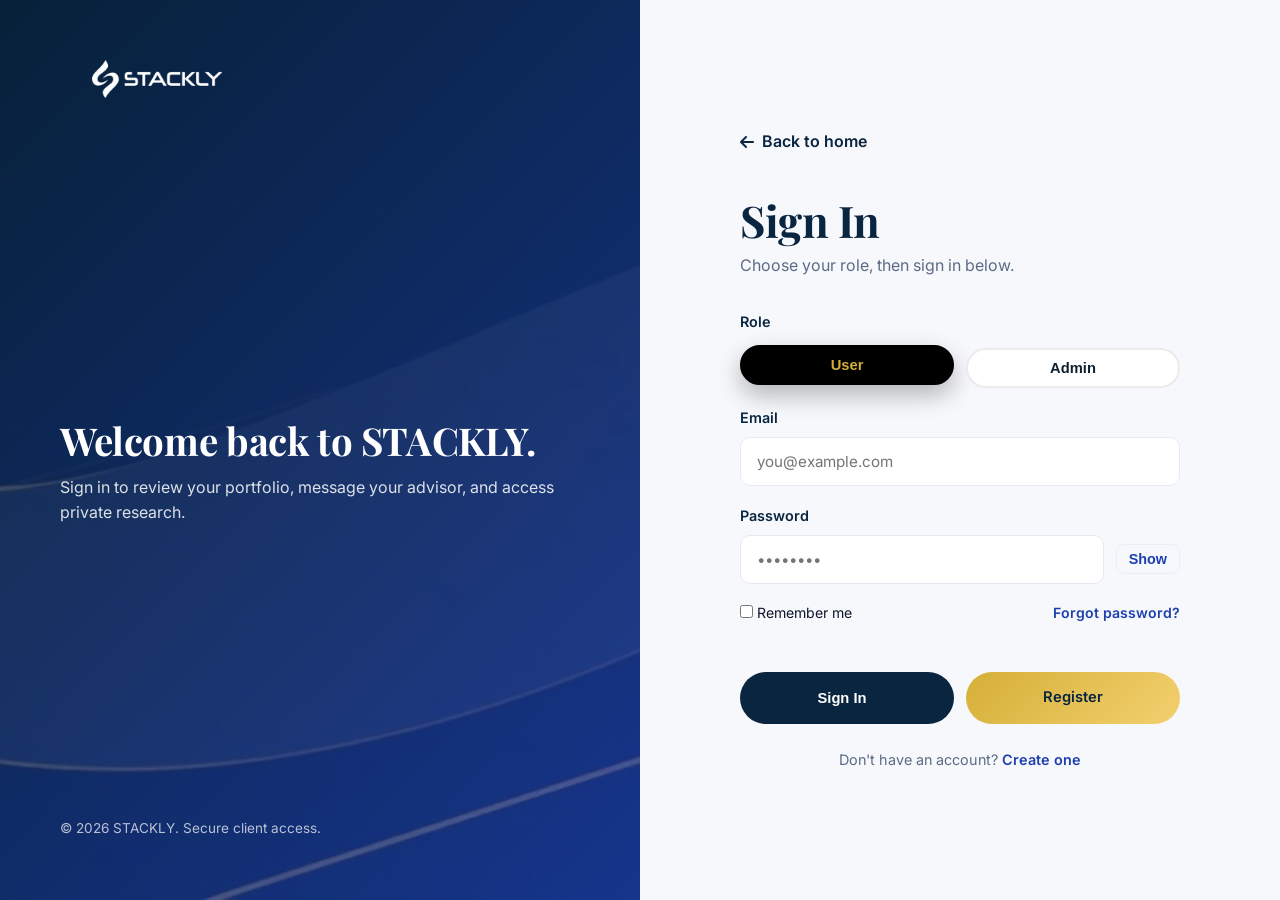
<file: login.html>
<!doctype html>
<html lang="en">
<head>
<meta charset="utf-8"/>
<meta name="viewport" content="width=device-width,initial-scale=1"/>
<title>Login — STACKLY Client Portal</title>
<meta name="description" content="Access your STACKLY account. Secure client portal for users and administrators."/>
<link href="https://fonts.googleapis.com/css2?family=Inter:wght@400;500;600;700&family=Playfair+Display:wght@600;700&display=swap" rel="stylesheet">
<link rel="stylesheet" href="https://cdnjs.cloudflare.com/ajax/libs/font-awesome/6.5.1/css/all.min.css">
<link rel="stylesheet" href="./css/style.css">
</head>
<body>
<div class="login-wrap">
  <aside class="login-side">
    <a href="index.html" class="brand-link"><img src="logo-dark-themed%20(1).webp" alt="STACKLY" class="brand"/></a>
    <div>
      <h2>Welcome back to STACKLY.</h2>
      <p>Sign in to review your portfolio, message your advisor, and access private research.</p>
    </div>
    <div style="opacity:.7;font-size:.85rem;position:relative;z-index:2">© <span data-year></span> STACKLY. Secure client access.</div>
  </aside>
  <main class="login-form">
    <div class="login-top">
      <a href="index.html" class="back-home"><i class="fa-solid fa-arrow-left"></i> Back to home</a>
      <!-- <a href="/home.html"><img src="logo-dark-themed%20(1).webp" alt="STACKLY" style="height:44px"/></a> -->
    </div>
    <h2 class="form-title">Sign In</h2>
    <p class="form-sub">Choose your role, then sign in below.</p>
    <form id="loginForm" novalidate>
      <div class="field">
        <label for="roleButtons">Role</label>
        <div id="roleButtons" class="role-buttons" role="group" aria-label="Select role">
          <button type="button" class="btn role-btn active" data-role="user">User</button>
          <button type="button" class="btn role-btn" data-role="admin">Admin</button>
        </div>
        <input type="hidden" id="role" name="role" value="user" required>
      </div>
      <div class="field"><label for="email">Email</label><input id="email" type="email" required placeholder="you@example.com"/></div>
      <div class="field password-field"><label for="password">Password</label>
        <div class="pw-row">
          <input id="password" type="password" required minlength="8" placeholder="••••••••"/>
          <button type="button" class="pw-toggle" data-target="password" aria-label="Show password">Show</button>
        </div>
      </div>
      <div class="form-row"><label><input type="checkbox"/> Remember me</label><a href="404error.html">Forgot password?</a></div>
      <div class="form-error" aria-live="polite"></div>
      <div class="form-actions">
        <button class="btn btn-primary" style="flex:1;justify-content:center" type="submit">Sign In <i class="fa-solid "></i></button>
        <a href="./register.html" class="btn btn-gold" style="flex:1;justify-content:center">Register</a>
      </div>
      <p class="form-alt">Don't have an account? <a href="./register.html">Create one</a></p>
    </form>
  </main>
</div>
<script src="./js/main.js"></script>
</body>
</html>
</file>
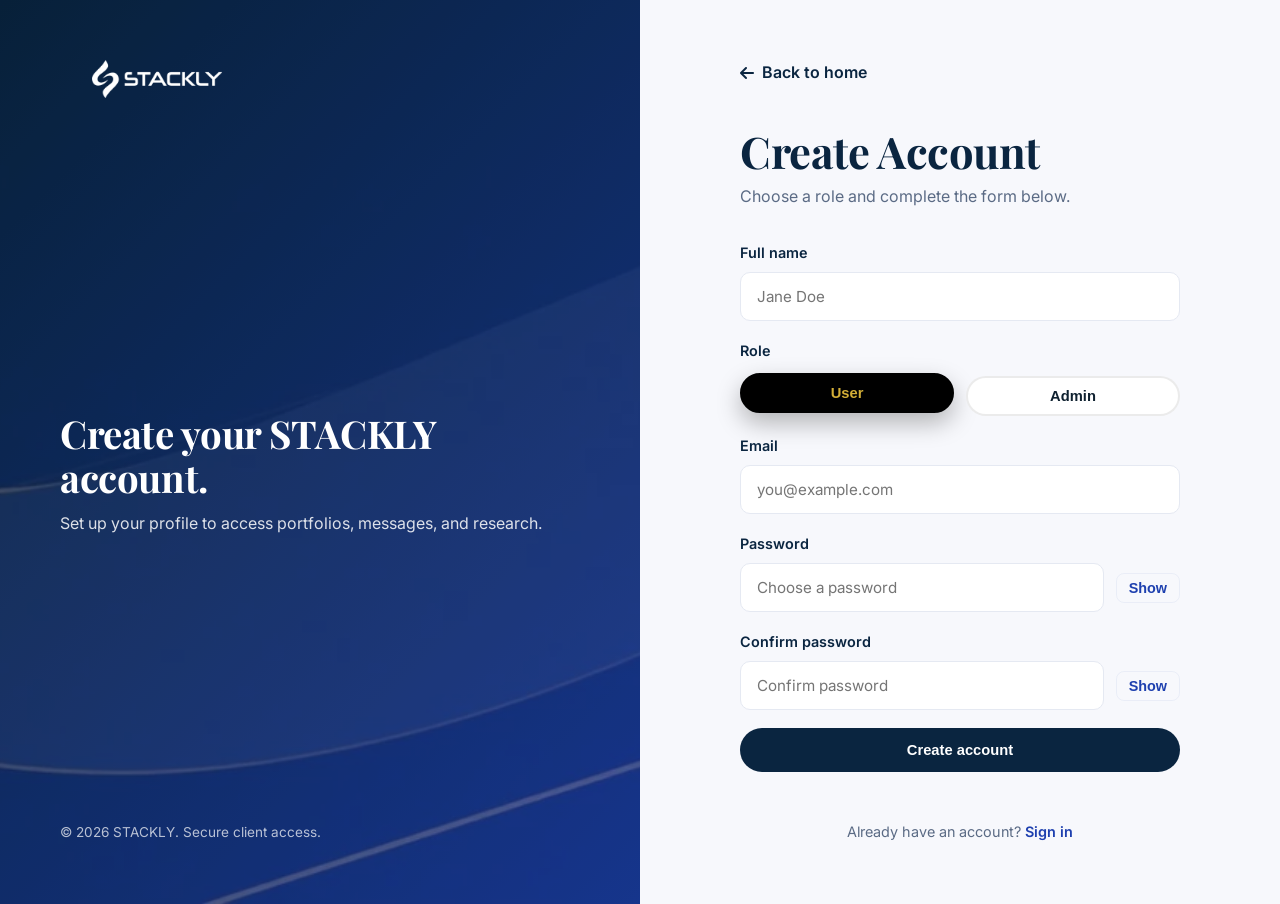
<file: register.html>
<!doctype html>
<html lang="en">
<head>
<meta charset="utf-8"/>
<meta name="viewport" content="width=device-width,initial-scale=1"/>
<title>Create Account — STACKLY</title>
<meta name="description" content="Create a STACKLY account."/>
<link href="https://fonts.googleapis.com/css2?family=Inter:wght@400;500;600;700&family=Playfair+Display:wght@600;700&display=swap" rel="stylesheet">
<link rel="stylesheet" href="https://cdnjs.cloudflare.com/ajax/libs/font-awesome/6.5.1/css/all.min.css">
<link rel="stylesheet" href="./css/style.css">
</head>
<body>
<div class="login-wrap">
  <aside class="login-side">
    <a href="index.html" class="brand-link"><img src="logo-dark-themed%20(1).webp" alt="STACKLY" class="brand"/></a>
    <div>
      <h2>Create your STACKLY account.</h2>
      <p>Set up your profile to access portfolios, messages, and research.</p>
    </div>
    <div style="opacity:.7;font-size:.85rem;position:relative;z-index:2">© <span data-year></span> STACKLY. Secure client access.</div>
  </aside>
  <main class="login-form">
    <div class="login-top">
      <a href="./index.html" class="back-home"><i class="fa-solid fa-arrow-left"></i> Back to home</a>
    </div>
    <h2 class="form-title">Create Account</h2>
    <p class="form-sub">Choose a role and complete the form below.</p>
    <form id="registerForm" novalidate>
      <div class="field"><label>Full name</label><input id="regName" type="text" required pattern="^[A-Za-zÀ-ÖØ-öø-ÿ '\\-]+$" title="Use letters, spaces, apostrophes or hyphens only" placeholder="Jane Doe"/></div>
      <div class="field"><label for="roleButtons">Role</label>
        <div id="roleButtonsReg" class="role-buttons" role="group" aria-label="Select role">
          <button type="button" class="btn role-btn active" data-role="user">User</button>
          <button type="button" class="btn role-btn" data-role="admin">Admin</button>
        </div>
        <input type="hidden" id="regRole" name="role" value="user" required>
      </div>
      <div class="field"><label>Email</label><input id="regEmail" type="email" required placeholder="you@example.com"/></div>
      <div class="field password-field">
        <label>Password</label>
        <div class="pw-row">
          <input id="regPassword" type="password" required minlength="8" placeholder="Choose a password"/>
          <button type="button" class="pw-toggle" data-target="regPassword" aria-label="Show password">Show</button>
        </div>
      </div>
      <div class="field password-field">
        <label>Confirm password</label>
        <div class="pw-row">
          <input id="regPasswordConfirm" type="password" required placeholder="Confirm password"/>
          <button type="button" class="pw-toggle" data-target="regPasswordConfirm" aria-label="Show password">Show</button>
        </div>
      </div>
      <button type="submit" class="btn btn-primary" style="width:100%;justify-content:center">Create account</button>
      <div class="form-error" aria-live="polite"></div>
      <p class="form-alt" style="margin-top:18px">Already have an account? <a href="./login.html">Sign in</a></p>
    </form>
  </main>
</div>
<script src="./js/main.js"></script>
</body>
</html>
</file>
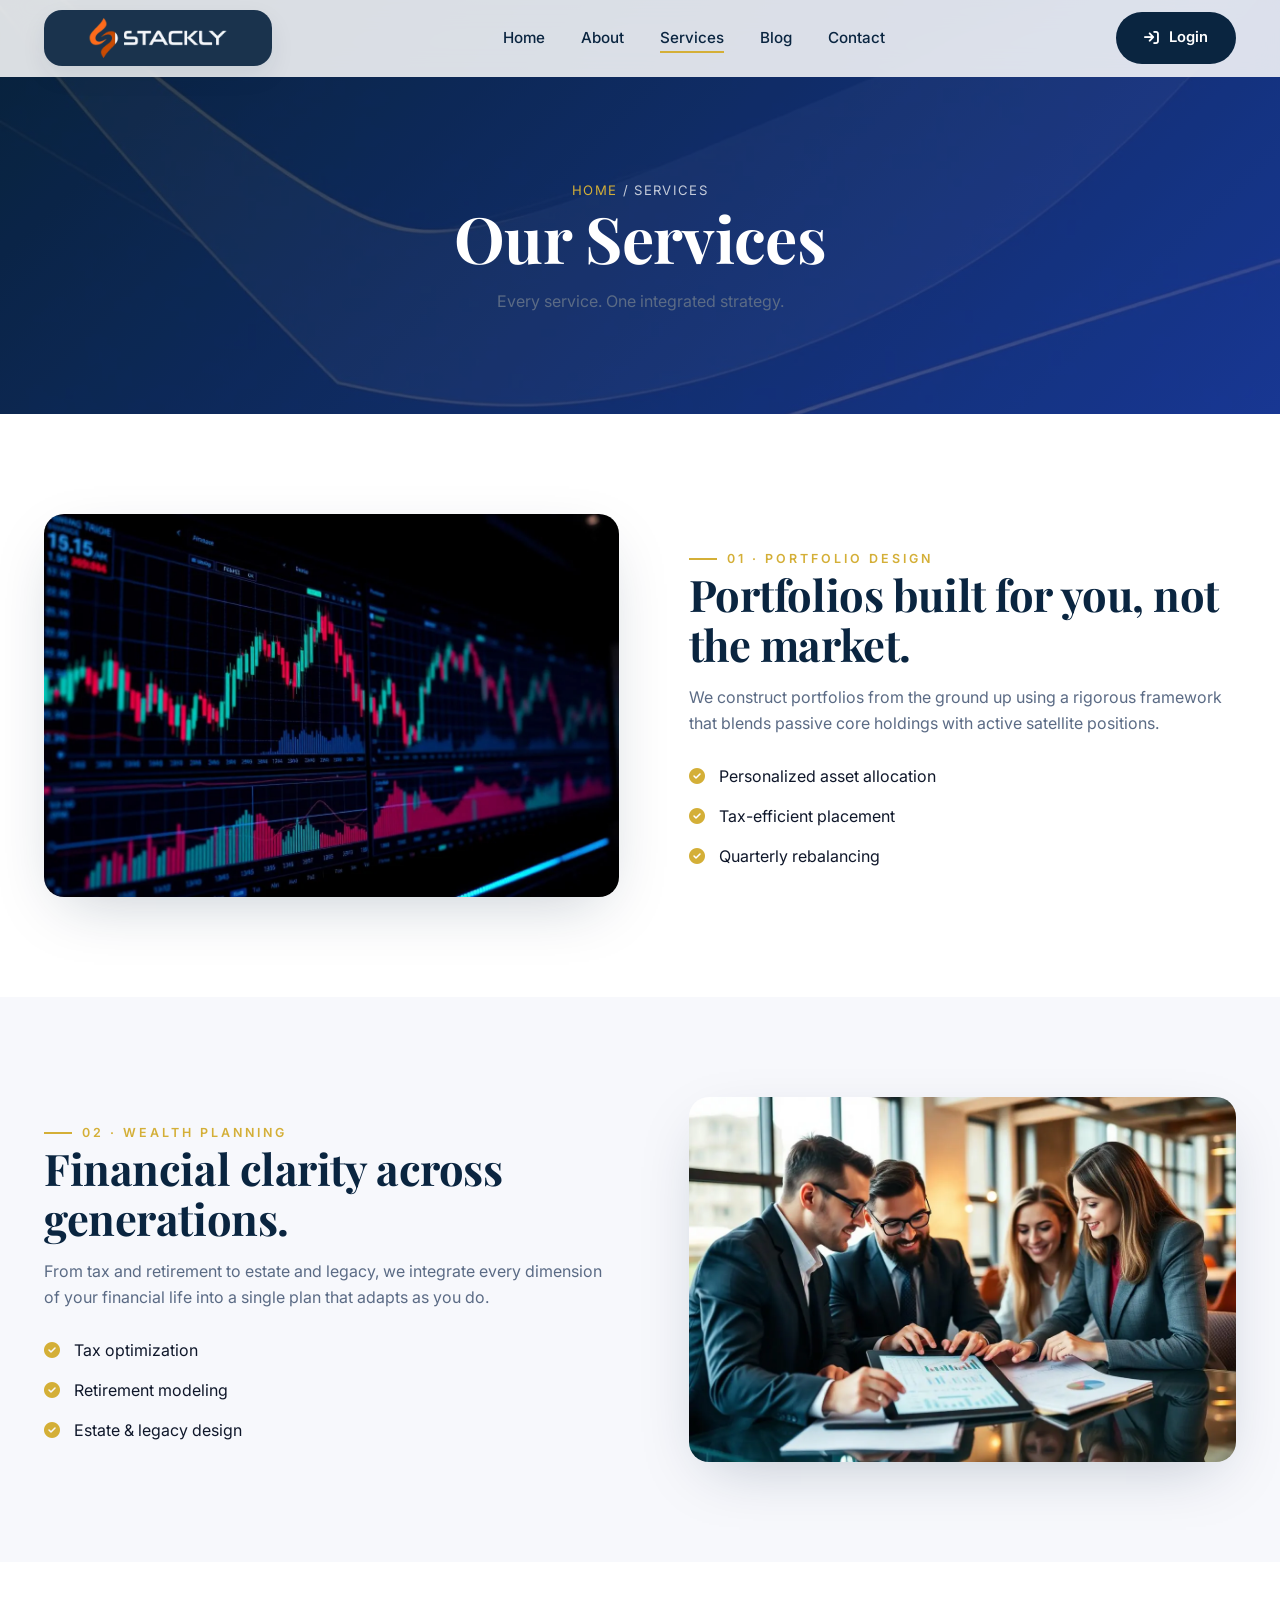
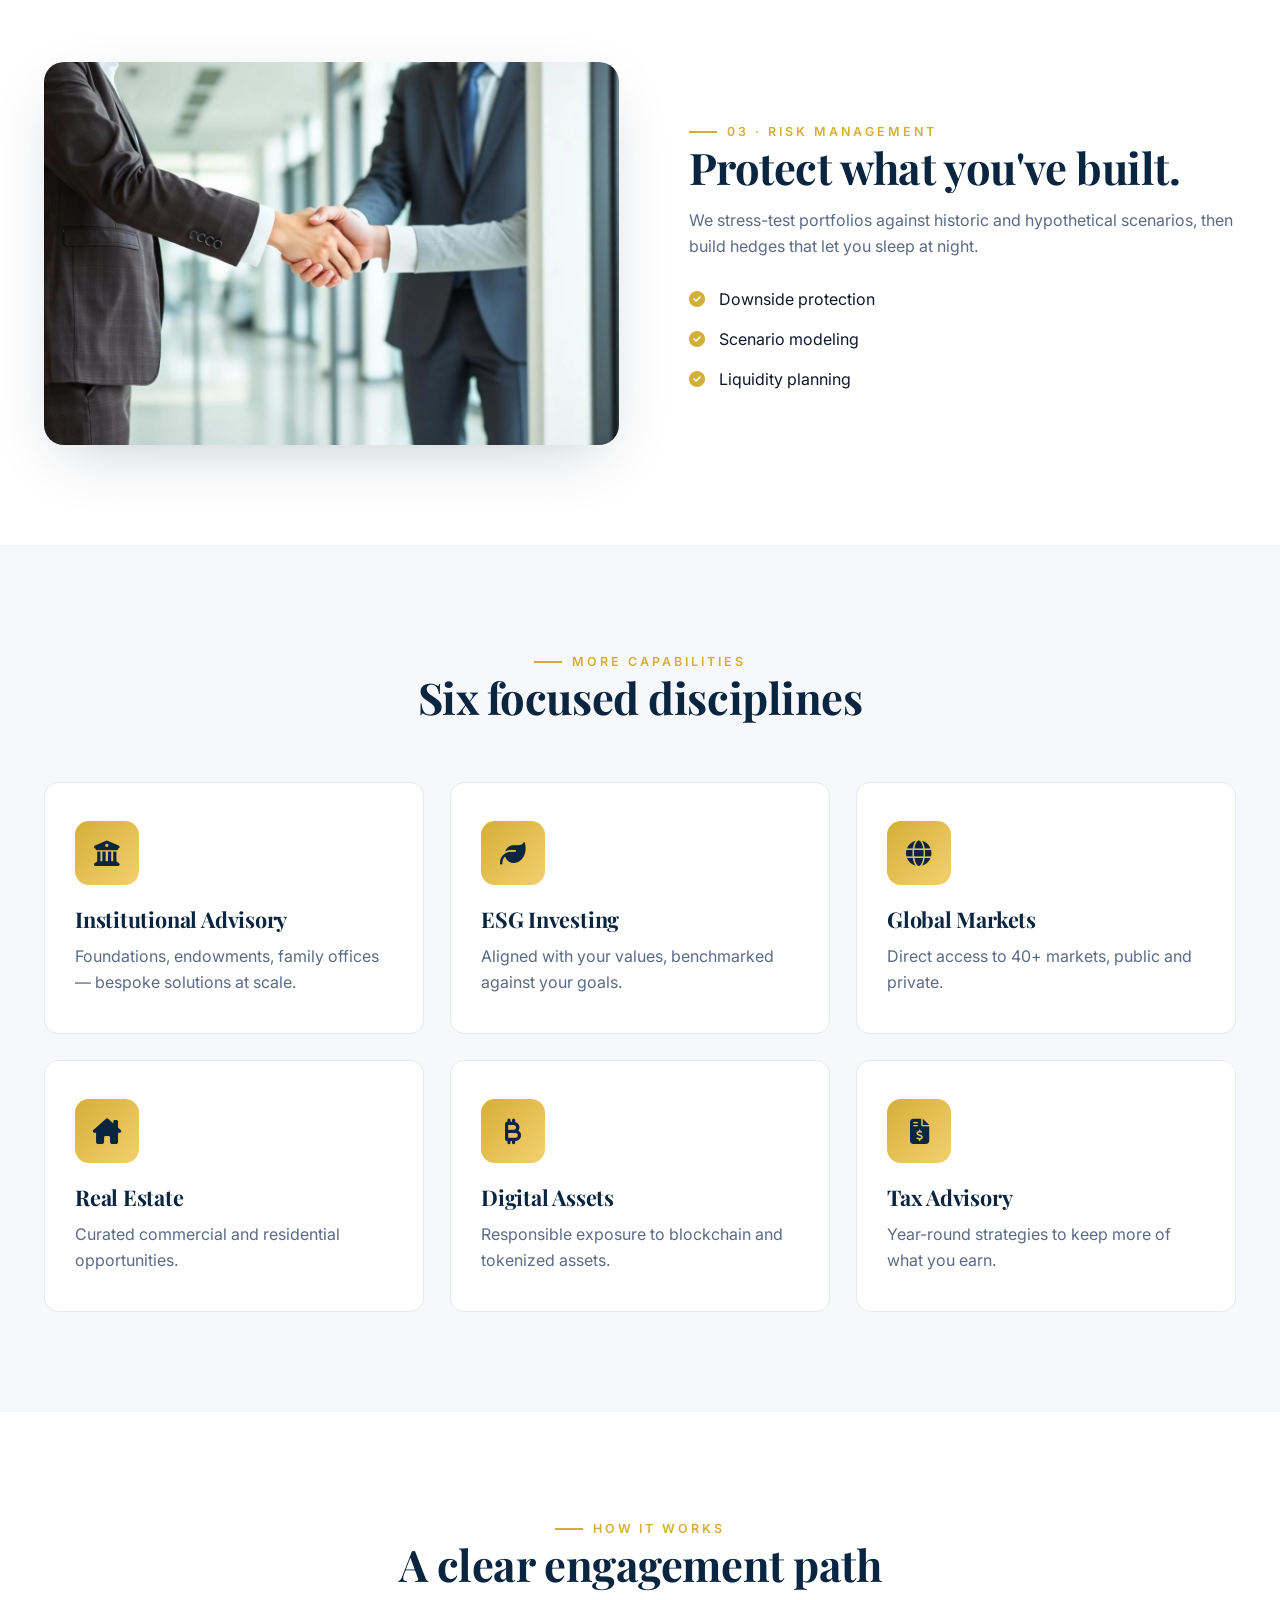
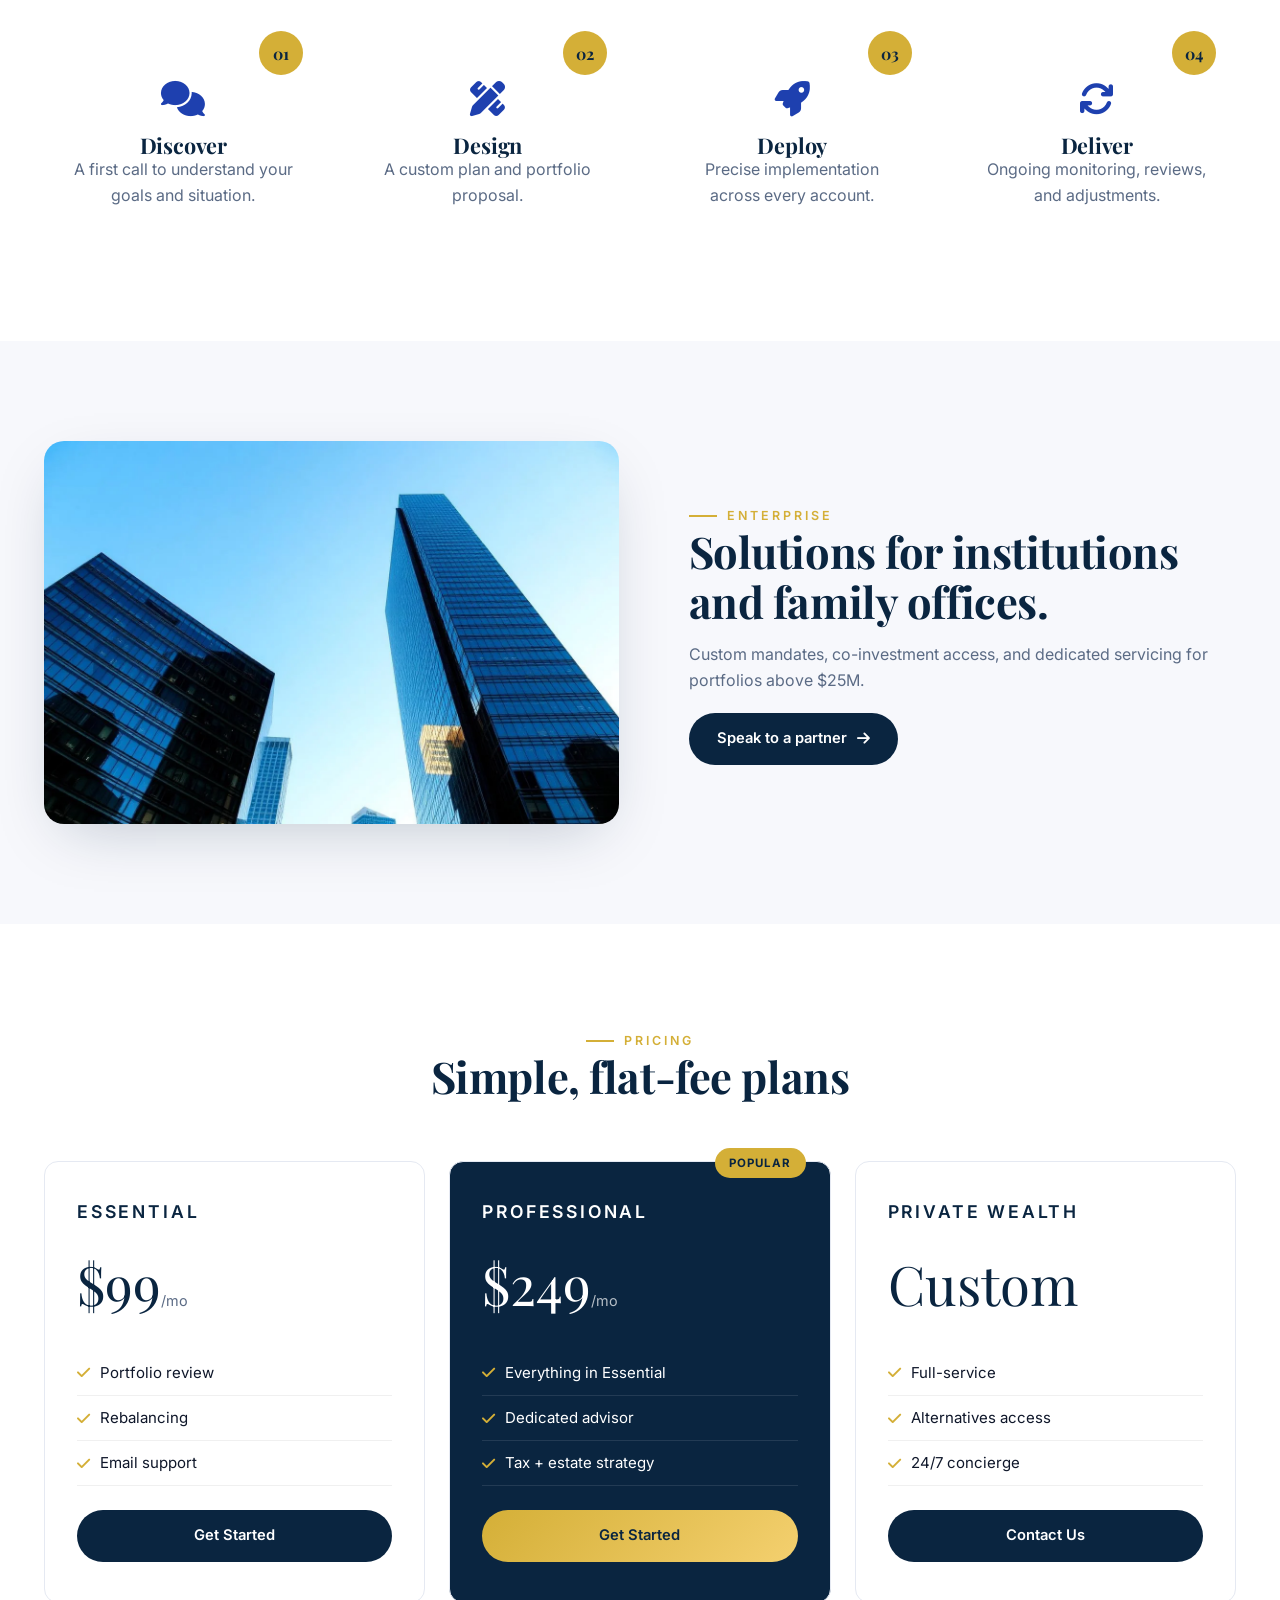
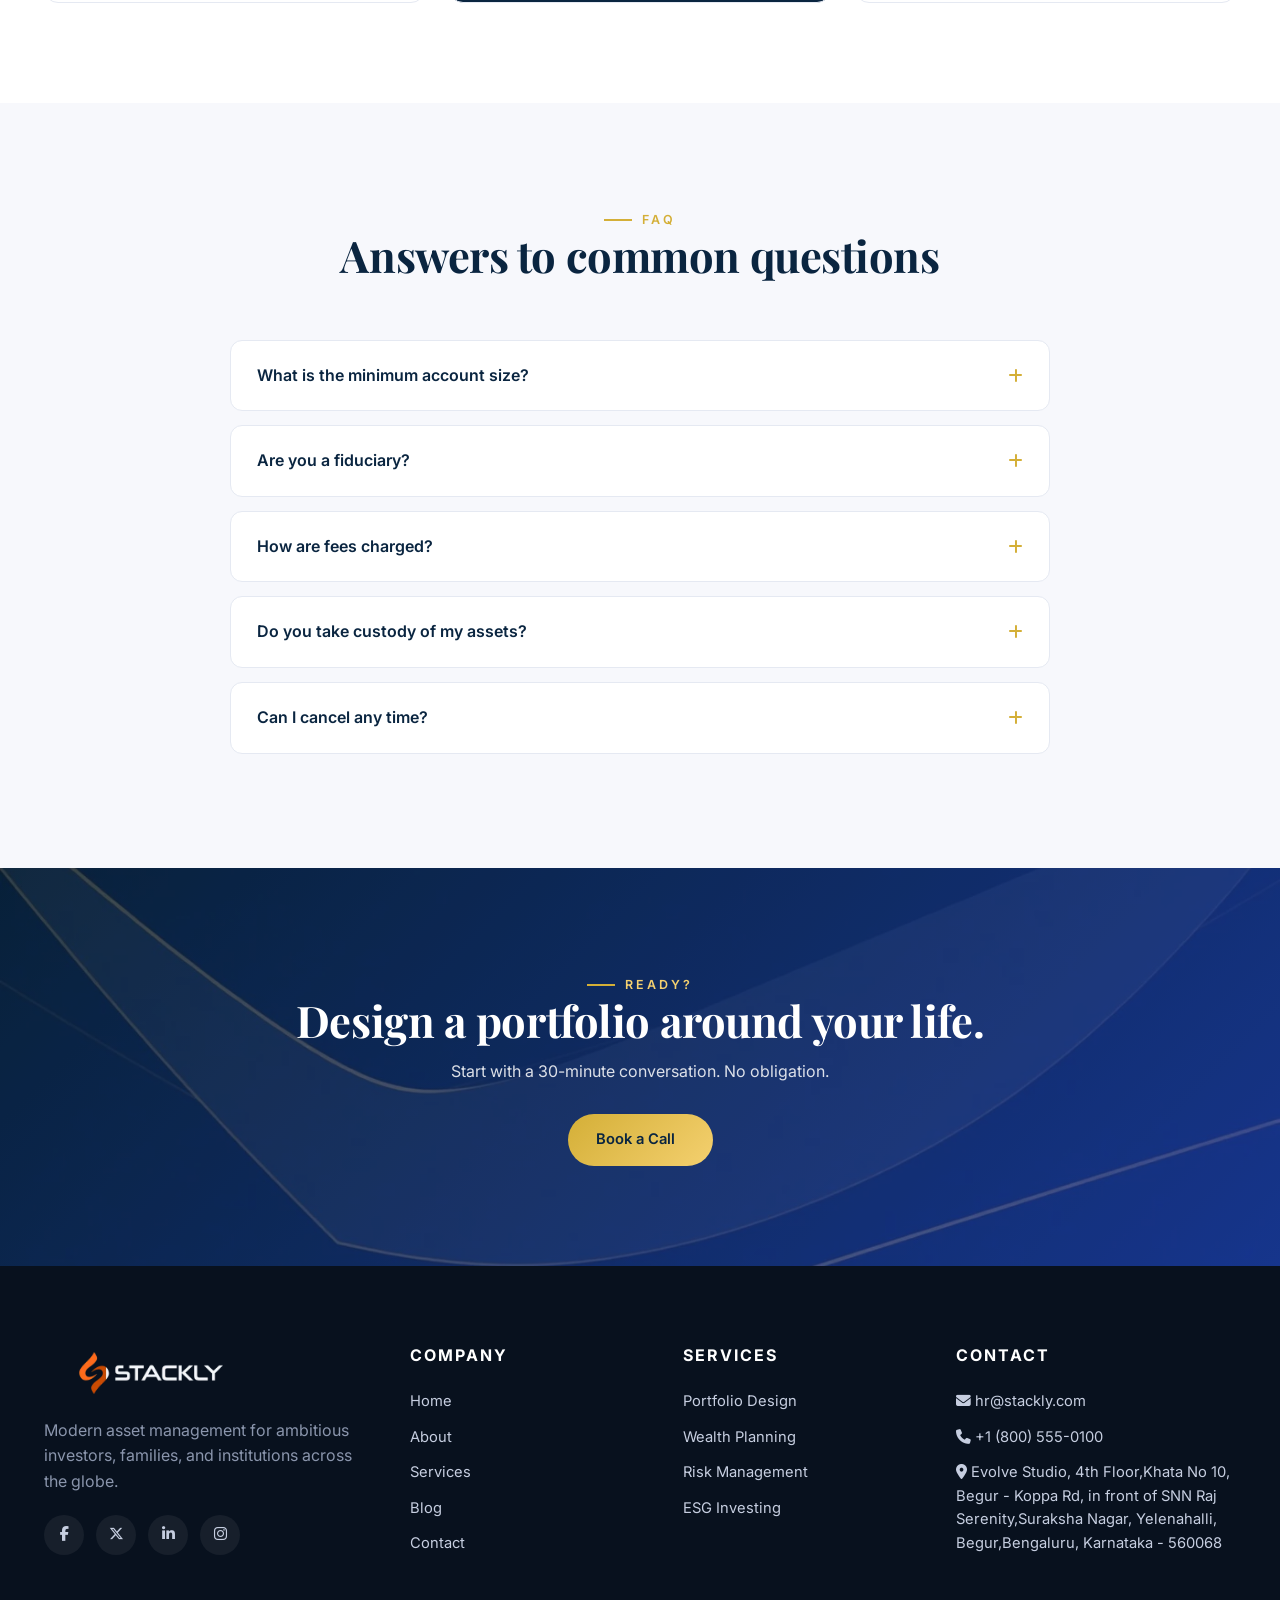
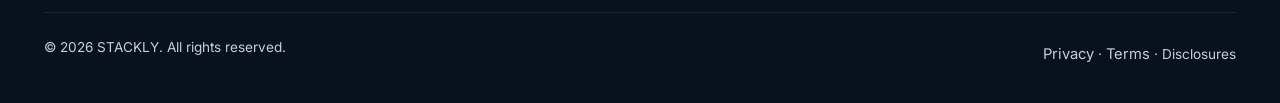
<file: services.html>
<!doctype html>
<html lang="en">
<head>
<meta charset="utf-8"/>
<meta name="viewport" content="width=device-width,initial-scale=1"/>
<title>Services — Asset Management, Wealth Planning & Advisory | STACKLY</title>
<meta name="description" content="Explore STACKLY's full range of asset management, portfolio design, risk, ESG and institutional advisory services."/>
<link href="https://fonts.googleapis.com/css2?family=Inter:wght@400;500;600;700&family=Playfair+Display:wght@600;700&display=swap" rel="stylesheet">
<link rel="stylesheet" href="https://cdnjs.cloudflare.com/ajax/libs/font-awesome/6.5.1/css/all.min.css">
<link rel="stylesheet" href="./css/style.css">
</head>
<body>
<nav class="nav">
  <div class="container nav-inner">
    <a href="index.html" class="nav-logo"><img src="logo-dark-themed%20(1).webp" alt="STACKLY Logo" class="nav-logo-img"/></a>
    <ul class="nav-links">
      <li><a href="index.html">Home</a></li>
      <li><a href="./about.html">About</a></li>
      <li><a href="./services.html" class="active">Services</a></li>
      <li><a href="./blog.html">Blog</a></li>
      <li><a href="./contact.html">Contact</a></li>
    </ul>
    <div class="nav-cta">
      <a href="login.html" class="btn btn-primary"><i class="fa-solid fa-arrow-right-to-bracket"></i> Login</a>
      <button class="nav-toggle"><i class="fa-solid fa-bars"></i></button>
    </div>
  </div>
</nav>

<header class="page-head">
  <div class="container"><div class="crumbs"><a href="index.html">Home</a> / Services</div><h1>Our Services</h1><p style="max-width:600px;margin:14px auto 0">Every service. One integrated strategy.</p></div>
</header>

<!-- 1 -->
<section class="section">
  <div class="container about-grid">
    <div class="about-visual reveal-l"><img src="./images/service1.webp" alt=""/></div>
    <div class="reveal-r"><span class="eyebrow">01 · Portfolio Design</span><h2>Portfolios built for you, not the market.</h2><p style="margin-top:16px">We construct portfolios from the ground up using a rigorous framework that blends passive core holdings with active satellite positions.</p><ul class="checklist"><li><i class="fa-solid fa-circle-check"></i>Personalized asset allocation</li><li><i class="fa-solid fa-circle-check"></i>Tax-efficient placement</li><li><i class="fa-solid fa-circle-check"></i>Quarterly rebalancing</li></ul></div>
  </div>
</section>

<!-- 2 -->
<section class="section" style="background:var(--soft)">
  <div class="container about-grid">
    <div class="reveal-l"><span class="eyebrow">02 · Wealth Planning</span><h2>Financial clarity across generations.</h2><p style="margin-top:16px">From tax and retirement to estate and legacy, we integrate every dimension of your financial life into a single plan that adapts as you do.</p><ul class="checklist"><li><i class="fa-solid fa-circle-check"></i>Tax optimization</li><li><i class="fa-solid fa-circle-check"></i>Retirement modeling</li><li><i class="fa-solid fa-circle-check"></i>Estate & legacy design</li></ul></div>
    <div class="about-visual reveal-r"><img src="./images/about1.webp" alt=""/></div>
  </div>
</section>

<!-- 3 -->
<section class="section">
  <div class="container about-grid">
    <div class="about-visual reveal-l"><img src="./images/service2.webp" alt=""/></div>
    <div class="reveal-r"><span class="eyebrow">03 · Risk Management</span><h2>Protect what you've built.</h2><p style="margin-top:16px">We stress-test portfolios against historic and hypothetical scenarios, then build hedges that let you sleep at night.</p><ul class="checklist"><li><i class="fa-solid fa-circle-check"></i>Downside protection</li><li><i class="fa-solid fa-circle-check"></i>Scenario modeling</li><li><i class="fa-solid fa-circle-check"></i>Liquidity planning</li></ul></div>
  </div>
</section>

<!-- 4 -->
<section class="section process">
  <div class="container">
    <div class="sec-head reveal"><span class="eyebrow">More capabilities</span><h2>Six focused disciplines</h2></div>
    <div class="svc-grid">
      <a href="404error.html" class="svc-card reveal"><div class="svc-icon"><i class="fa-solid fa-building-columns"></i></div><h3>Institutional Advisory</h3><p>Foundations, endowments, family offices — bespoke solutions at scale.</p></a>
      <a href="404error.html" class="svc-card reveal" data-stag="1"><div class="svc-icon"><i class="fa-solid fa-leaf"></i></div><h3>ESG Investing</h3><p>Aligned with your values, benchmarked against your goals.</p></a>
      <a href="404error.html" class="svc-card reveal" data-stag="2"><div class="svc-icon"><i class="fa-solid fa-globe"></i></div><h3>Global Markets</h3><p>Direct access to 40+ markets, public and private.</p></a>
      <a href="404error.html" class="svc-card reveal" data-stag="3"><div class="svc-icon"><i class="fa-solid fa-house-chimney"></i></div><h3>Real Estate</h3><p>Curated commercial and residential opportunities.</p></a>
      <a href="404error.html" class="svc-card reveal" data-stag="4"><div class="svc-icon"><i class="fa-solid fa-bitcoin-sign"></i></div><h3>Digital Assets</h3><p>Responsible exposure to blockchain and tokenized assets.</p></a>
      <a href="404error.html" class="svc-card reveal" data-stag="5"><div class="svc-icon"><i class="fa-solid fa-file-invoice-dollar"></i></div><h3>Tax Advisory</h3><p>Year-round strategies to keep more of what you earn.</p></a>
    </div>
  </div>
</section>

<!-- 5 process -->
<section class="section">
  <div class="container">
    <div class="sec-head reveal"><span class="eyebrow">How it works</span><h2>A clear engagement path</h2></div>
    <div class="proc-grid">
      <div class="proc reveal"><div class="proc-num">01</div><i class="fa-solid fa-comments"></i><h3>Discover</h3><p>A first call to understand your goals and situation.</p></div>
      <div class="proc reveal" data-stag="1"><div class="proc-num">02</div><i class="fa-solid fa-pen-ruler"></i><h3>Design</h3><p>A custom plan and portfolio proposal.</p></div>
      <div class="proc reveal" data-stag="2"><div class="proc-num">03</div><i class="fa-solid fa-rocket"></i><h3>Deploy</h3><p>Precise implementation across every account.</p></div>
      <div class="proc reveal" data-stag="3"><div class="proc-num">04</div><i class="fa-solid fa-arrows-rotate"></i><h3>Deliver</h3><p>Ongoing monitoring, reviews, and adjustments.</p></div>
    </div>
  </div>
</section>

<!-- 6 image split -->
<section class="section" style="background:var(--soft)">
  <div class="container about-grid">
    <div class="about-visual reveal-l"><img src="./images/blog1.webp" alt=""/></div>
    <div class="reveal-r"><span class="eyebrow">Enterprise</span><h2>Solutions for institutions and family offices.</h2><p style="margin-top:16px">Custom mandates, co-investment access, and dedicated servicing for portfolios above $25M.</p><a href="./contact.html" class="btn btn-primary" style="margin-top:20px">Speak to a partner <i class="fa-solid fa-arrow-right"></i></a></div>
  </div>
</section>

<!-- 7 Pricing -->
<section class="section">
  <div class="container">
    <div class="sec-head reveal"><span class="eyebrow">Pricing</span><h2>Simple, flat-fee plans</h2></div>
    <div class="price-grid">
      <div class="price reveal"><h3>Essential</h3><div class="amt">$99<small>/mo</small></div><ul><li><i class="fa-solid fa-check"></i>Portfolio review</li><li><i class="fa-solid fa-check"></i>Rebalancing</li><li><i class="fa-solid fa-check"></i>Email support</li></ul><a href="404error.html" class="btn btn-primary" style="width:100%;justify-content:center">Get Started</a></div>
      <div class="price pop reveal" data-stag="1"><span class="price-tag">Popular</span><h3>Professional</h3><div class="amt">$249<small>/mo</small></div><ul><li><i class="fa-solid fa-check"></i>Everything in Essential</li><li><i class="fa-solid fa-check"></i>Dedicated advisor</li><li><i class="fa-solid fa-check"></i>Tax + estate strategy</li></ul><a href="404error.html" class="btn btn-gold" style="width:100%;justify-content:center">Get Started</a></div>
      <div class="price reveal" data-stag="2"><h3>Private Wealth</h3><div class="amt">Custom</div><ul><li><i class="fa-solid fa-check"></i>Full-service</li><li><i class="fa-solid fa-check"></i>Alternatives access</li><li><i class="fa-solid fa-check"></i>24/7 concierge</li></ul><a href="404error.html" class="btn btn-primary" style="width:100%;justify-content:center">Contact Us</a></div>
    </div>
  </div>
</section>

<!-- 8 FAQ -->
<section class="section" style="background:var(--soft)">
  <div class="container">
    <div class="sec-head reveal"><span class="eyebrow">FAQ</span><h2>Answers to common questions</h2></div>
    <div class="faq">
      <div class="faq-item"><div class="faq-q">What is the minimum account size? <i class="fa-solid fa-plus"></i></div><div class="faq-a"><p>Our Essential tier starts at $50,000. Private Wealth engagements begin at $2M in investable assets.</p></div></div>
      <div class="faq-item"><div class="faq-q">Are you a fiduciary? <i class="fa-solid fa-plus"></i></div><div class="faq-a"><p>Always. We are a Registered Investment Advisor bound to act in your best interest at all times.</p></div></div>
      <div class="faq-item"><div class="faq-q">How are fees charged? <i class="fa-solid fa-plus"></i></div><div class="faq-a"><p>Flat monthly subscription or an AUM percentage — whichever is better for you. No hidden costs.</p></div></div>
      <div class="faq-item"><div class="faq-q">Do you take custody of my assets? <i class="fa-solid fa-plus"></i></div><div class="faq-a"><p>No. Your assets are held at an independent custodian (Fidelity or Schwab). We only have trading authority.</p></div></div>
      <div class="faq-item"><div class="faq-q">Can I cancel any time? <i class="fa-solid fa-plus"></i></div><div class="faq-a"><p>Yes. No lock-in, no termination fees, ever.</p></div></div>
    </div>
  </div>
</section>

<!-- 9 CTA -->
<section class="section cta">
  <div class="container"><span class="eyebrow" style="color:var(--gold2)">Ready?</span><h2>Design a portfolio around your life.</h2><p>Start with a 30-minute conversation. No obligation.</p><a href="./contact.html" class="btn btn-gold">Book a Call <i class="fa-solid  "></i></a></div>
</section>

<footer class="footer">
  <div class="container">
    <div class="footer-grid">
      <div>
        <a href="index.html" class="footer-brand-logo"><img src="logo-dark-themed%20(1).webp" alt="STACKLY" class="brand-logo"/></a>
        <p style="color:#8a95ac">Modern asset management for ambitious investors, families, and institutions across the globe.</p>
        <div class="socials">
          <a href="404error.html" data-social aria-label="Facebook"><i class="fa-brands fa-facebook-f"></i></a>
          <a href="404error.html" data-social aria-label="Twitter"><i class="fa-brands fa-x-twitter"></i></a>
          <a href="404error.html" data-social aria-label="LinkedIn"><i class="fa-brands fa-linkedin-in"></i></a>
          <a href="404error.html" data-social aria-label="Instagram"><i class="fa-brands fa-instagram"></i></a>
        </div>
      </div>
      <div><h4>Company</h4><a href="index.html">Home</a><a href="./about.html">About</a><a href="./services.html">Services</a><a href="./blog.html">Blog</a><a href="./contact.html">Contact</a></div>
      <div><h4>Services</h4><a href="404error.html">Portfolio Design</a><a href="404error.html">Wealth Planning</a><a href="404error.html">Risk Management</a><a href="404error.html">ESG Investing</a></div>
      <div><h4>Contact</h4><a href="mailto:hello@stackly.com"><i class="fa-solid fa-envelope"></i> hr@stackly.com</a><a href="tel:+18005550100"><i class="fa-solid fa-phone"></i> +1 (800) 555-0100</a><a href="./contact.html"><i class="fa-solid fa-location-dot"></i> Evolve Studio, 4th Floor,Khata No 10, Begur - Koppa Rd, in front of SNN Raj Serenity,Suraksha Nagar, Yelenahalli, Begur,Bengaluru, Karnataka - 560068</a></div>
    </div>
    <div class="footer-bot"><span>© <span data-year></span> STACKLY. All rights reserved.</span><span><a href="404error.html" style="display:inline-block">Privacy</a> · <a href="404error.html" style="display:inline-block">Terms</a> · Disclosures</span></div>
  </div>
</footer>
<script src="./js/main.js"></script>
</body>
</html>
</file>
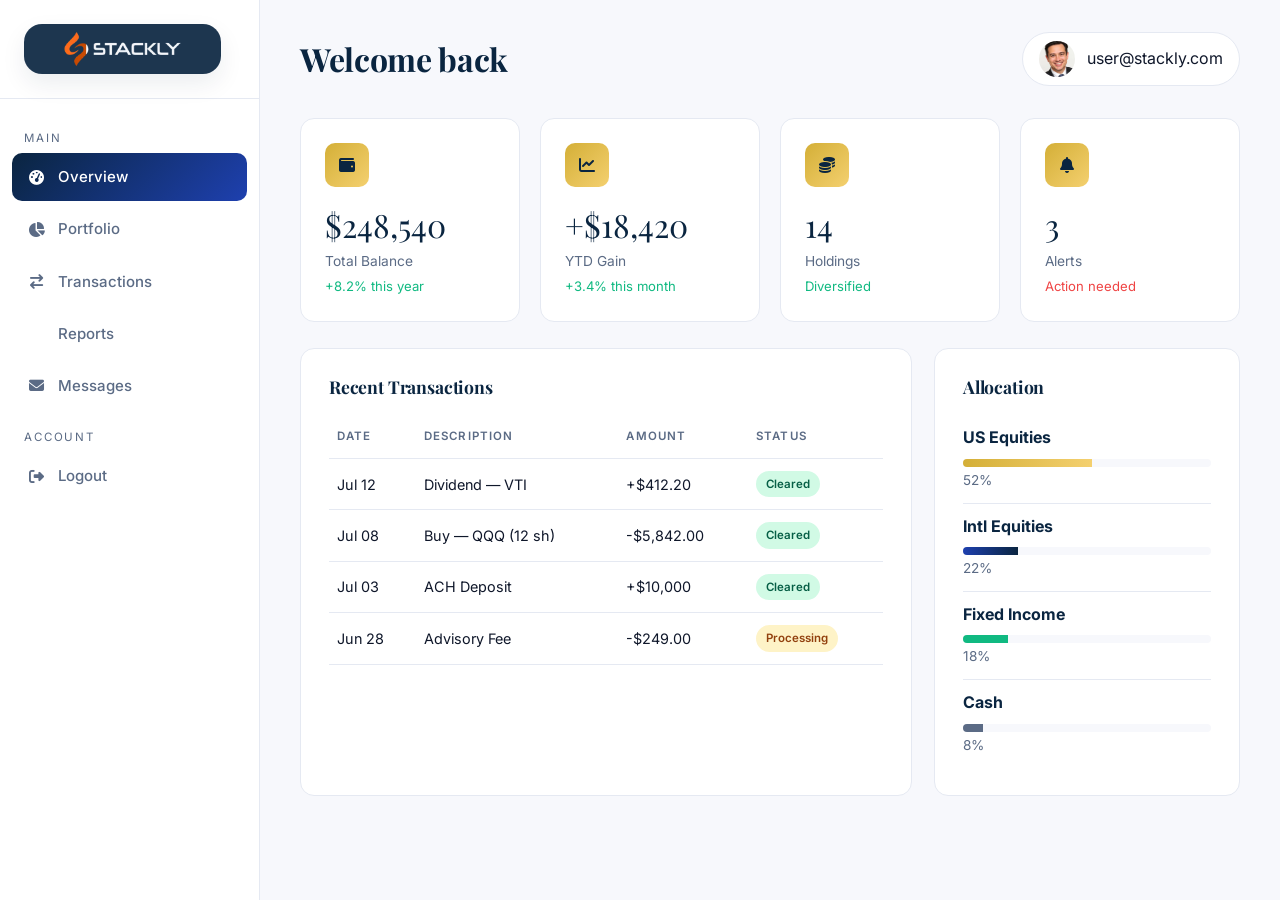
<file: user-dashboard.html>
<!doctype html>
<html lang="en">
<head>
<meta charset="utf-8"/>
<meta name="viewport" content="width=device-width,initial-scale=1"/>
<title>User Dashboard — STACKLY</title>
<meta name="description" content="Your STACKLY client dashboard."/>
<link href="https://fonts.googleapis.com/css2?family=Inter:wght@400;500;600;700&family=Playfair+Display:wght@600;700&display=swap" rel="stylesheet">
<link rel="stylesheet" href="https://cdnjs.cloudflare.com/ajax/libs/font-awesome/6.5.1/css/all.min.css">
<link rel="stylesheet" href="./css/style.css">
</head>
<body>
<div class="dash-wrap">
  <aside class="side">
    <div class="side-brand"><a href="index.html" class="nav-logo"><img src="logo-dark-themed%20(1).webp" alt="STACKLY" class="nav-logo-img"/></a></div>
    <div class="side-sec">Main</div>
    <ul class="side-nav">
      <li><a href="#" data-sec="overview" class="active"><i class="fa-solid fa-gauge-high"></i> Overview</a></li>
      <li><a href="#" data-sec="portfolio"><i class="fa-solid fa-chart-pie"></i> Portfolio</a></li>
      <li><a href="#" data-sec="transactions"><i class="fa-solid fa-arrow-right-arrow-left"></i> Transactions</a></li>
      <li><a href="#" data-sec="reports"><i class="fa-solid fa-file-chart-column"></i> Reports</a></li>
      <li><a href="#" data-sec="messages"><i class="fa-solid fa-envelope"></i> Messages</a></li>
    </ul>
    <div class="side-sec">Account</div>
    <ul class="side-nav">
      <li><a href="login.html" id="logoutBtn"><i class="fa-solid fa-right-from-bracket"></i> Logout</a></li>
    </ul>
  </aside>
  <main class="dash-main">
    <div class="dash-top">
      <div style="display:flex;align-items:center;gap:12px">
        <button class="mob-toggle"><i class="fa-solid fa-bars"></i></button>
        <h1>Welcome back</h1>
      </div>
      <div class="dash-user"><img src="./images/team1.webp" alt=""/><span id="userEmail">user@stackly.com</span></div>
    </div>

    <div data-panel="overview">
      <div class="k-grid">
        <div class="k-card reveal"><div class="ic"><i class="fa-solid fa-wallet"></i></div><div class="k-num">$248,540</div><div class="k-lbl">Total Balance</div><div class="k-up">+8.2% this year</div></div>
        <div class="k-card reveal" data-stag="1"><div class="ic"><i class="fa-solid fa-chart-line"></i></div><div class="k-num">+$18,420</div><div class="k-lbl">YTD Gain</div><div class="k-up">+3.4% this month</div></div>
        <div class="k-card reveal" data-stag="2"><div class="ic"><i class="fa-solid fa-coins"></i></div><div class="k-num">14</div><div class="k-lbl">Holdings</div><div class="k-up">Diversified</div></div>
        <div class="k-card reveal" data-stag="3"><div class="ic"><i class="fa-solid fa-bell"></i></div><div class="k-num">3</div><div class="k-lbl">Alerts</div><div class="k-dn">Action needed</div></div>
      </div>
      <div class="dash-grid">
        <div class="panel reveal">
          <h3>Recent Transactions</h3>
          <table class="table">
            <tr><th>Date</th><th>Description</th><th>Amount</th><th>Status</th></tr>
            <tr><td>Jul 12</td><td>Dividend — VTI</td><td>+$412.20</td><td><span class="pill ok">Cleared</span></td></tr>
            <tr><td>Jul 08</td><td>Buy — QQQ (12 sh)</td><td>-$5,842.00</td><td><span class="pill ok">Cleared</span></td></tr>
            <tr><td>Jul 03</td><td>ACH Deposit</td><td>+$10,000</td><td><span class="pill ok">Cleared</span></td></tr>
            <tr><td>Jun 28</td><td>Advisory Fee</td><td>-$249.00</td><td><span class="pill warn">Processing</span></td></tr>
          </table>
        </div>
        <div class="panel reveal" data-stag="1">
          <h3>Allocation</h3>
          <ul style="list-style:none">
            <li style="padding:10px 0;border-bottom:1px solid var(--line)"><b style="color:var(--primary)">US Equities</b><div style="height:8px;background:var(--soft);border-radius:99px;margin-top:8px;overflow:hidden"><div style="width:52%;height:100%;background:linear-gradient(90deg,var(--gold),var(--gold2))"></div></div><span style="font-size:.85rem;color:var(--muted)">52%</span></li>
            <li style="padding:10px 0;border-bottom:1px solid var(--line)"><b style="color:var(--primary)">Intl Equities</b><div style="height:8px;background:var(--soft);border-radius:99px;margin-top:8px;overflow:hidden"><div style="width:22%;height:100%;background:linear-gradient(90deg,var(--accent),var(--primary))"></div></div><span style="font-size:.85rem;color:var(--muted)">22%</span></li>
            <li style="padding:10px 0;border-bottom:1px solid var(--line)"><b style="color:var(--primary)">Fixed Income</b><div style="height:8px;background:var(--soft);border-radius:99px;margin-top:8px;overflow:hidden"><div style="width:18%;height:100%;background:#10b981"></div></div><span style="font-size:.85rem;color:var(--muted)">18%</span></li>
            <li style="padding:10px 0"><b style="color:var(--primary)">Cash</b><div style="height:8px;background:var(--soft);border-radius:99px;margin-top:8px;overflow:hidden"><div style="width:8%;height:100%;background:var(--muted)"></div></div><span style="font-size:.85rem;color:var(--muted)">8%</span></li>
          </ul>
        </div>
      </div>
    </div>

    <div data-panel="portfolio" style="display:none">
      <div class="panel"><h3>Your Portfolio</h3><table class="table"><tr><th>Asset</th><th>Shares</th><th>Value</th><th>Return</th></tr><tr><td>VTI · Total US Market</td><td>420</td><td>$118,200</td><td class="k-up">+12.4%</td></tr><tr><td>QQQ · Nasdaq 100</td><td>85</td><td>$42,100</td><td class="k-up">+18.7%</td></tr><tr><td>VXUS · Intl Equity</td><td>510</td><td>$29,800</td><td class="k-up">+6.2%</td></tr><tr><td>BND · US Bond Index</td><td>420</td><td>$32,540</td><td class="k-dn">-1.1%</td></tr><tr><td>GLD · Gold</td><td>60</td><td>$14,900</td><td class="k-up">+9.4%</td></tr></table></div>
    </div>

    <div data-panel="transactions" style="display:none">
      <div class="panel"><h3>All Transactions</h3><table class="table"><tr><th>Date</th><th>Type</th><th>Description</th><th>Amount</th></tr><tr><td>Jul 12</td><td>Dividend</td><td>VTI</td><td>+$412.20</td></tr><tr><td>Jul 08</td><td>Buy</td><td>QQQ 12 sh @ $486.83</td><td>-$5,842.00</td></tr><tr><td>Jul 03</td><td>Deposit</td><td>ACH from Chase</td><td>+$10,000.00</td></tr><tr><td>Jun 28</td><td>Fee</td><td>Advisory monthly</td><td>-$249.00</td></tr><tr><td>Jun 15</td><td>Sell</td><td>BND 20 sh</td><td>+$1,548.00</td></tr></table></div>
    </div>

    <div data-panel="reports" style="display:none">
      <div class="k-grid"><div class="k-card"><div class="ic"><i class="fa-solid fa-file-pdf"></i></div><div class="k-num">Q2 2026</div><div class="k-lbl">Quarterly Report</div><a href="#" style="color:var(--accent);font-size:.85rem;margin-top:6px;display:inline-block">Download PDF</a></div><div class="k-card"><div class="ic"><i class="fa-solid fa-file-invoice-dollar"></i></div><div class="k-num">2025</div><div class="k-lbl">Tax Statement</div><a href="#" style="color:var(--accent);font-size:.85rem;margin-top:6px;display:inline-block">Download PDF</a></div><div class="k-card"><div class="ic"><i class="fa-solid fa-file-lines"></i></div><div class="k-num">Jun</div><div class="k-lbl">Monthly Summary</div><a href="#" style="color:var(--accent);font-size:.85rem;margin-top:6px;display:inline-block">Download PDF</a></div></div>
    </div>

    <div data-panel="messages" style="display:none">
      <div class="panel"><h3>Advisor Messages</h3><div style="padding:16px 0;border-bottom:1px solid var(--line)"><b style="color:var(--primary)">Elena Ruiz · Advisor</b><p style="margin-top:6px">Your Q2 review is scheduled for July 22 at 10 AM ET. Let me know if you'd like to shift the time.</p></div><div style="padding:16px 0"><b style="color:var(--primary)">Marcus Hale · Managing Partner</b><p style="margin-top:6px">Congrats on hitting your annual savings target — impressive.</p></div></div>
    </div>

     
  </main>
</div>
<script src="./js/main.js"></script>
</body>
</html>
</file>
<file: css/style.css>
﻿ /* STACKLY â€” Asset Management */
:root{
  --bg:#0b1220;--bg2:#0f172a;--surface:#111a2e;--card:#141e36;
  --ink:#0b1220;--text:#0f172a;--muted:#5b6b85;--line:#e5e9f2;
  --gold:#d4af37;--gold2:#f4d06f;--primary:#0a2540;--accent:#1e40af;
  --white:#ffffff;--soft:#f7f8fc;
  --shadow:0 20px 60px -20px rgba(10,37,64,.25);
  --radius:14px;--container:1240px;
  --ease:cubic-bezier(.2,.7,.2,1);
}
*{box-sizing:border-box;margin:0;padding:0}
html{scroll-behavior:smooth}
body{font-family:'Inter',system-ui,-apple-system,Segoe UI,Roboto,sans-serif;color:var(--text);background:#fff;line-height:1.6;-webkit-font-smoothing:antialiased;overflow-x:hidden}
body.no-scroll,html.no-scroll{overflow:hidden;height:100%}
h1,h2,h3,h4{font-family:'Playfair Display',Georgia,serif;color:var(--primary);line-height:1.15;font-weight:700;letter-spacing:-.01em}
h1{font-size:clamp(2.4rem,5vw,4.4rem)}
h2{font-size:clamp(1.9rem,3.4vw,2.9rem)}
h3{font-size:1.35rem}
p{color:var(--muted)}
a{color:inherit;text-decoration:none}
img{max-width:100%;display:block}
.container{max-width:var(--container);margin:0 auto;padding:0 24px}
.section{padding:100px 0;position:relative}
.eyebrow{display:inline-flex;align-items:center;gap:10px;font-size:.78rem;letter-spacing:.24em;text-transform:uppercase;color:var(--gold);font-weight:600}
.eyebrow::before{content:"";width:28px;height:2px;background:var(--gold)}
.btn{display:inline-flex;align-items:center;gap:10px;padding:14px 28px;border-radius:999px;font-weight:600;font-size:.92rem;transition:.35s var(--ease);border:none;cursor:pointer;position:relative;overflow:hidden}
.btn-primary{background:var(--primary);color:#fff}
.btn-primary:hover{background:var(--gold);color:var(--primary);transform:translateY(-3px);box-shadow:0 15px 30px -10px rgba(212,175,55,.5)}
.btn-gold{background:linear-gradient(135deg,var(--gold),var(--gold2));color:var(--primary)}
.btn-gold:hover{transform:translateY(-3px);box-shadow:0 15px 30px -10px rgba(212,175,55,.6)}
.btn-ghost{background:transparent;color:#fff;border:1px solid rgba(255,255,255,.3)}
.btn-ghost:hover{background:#fff;color:var(--primary)}
.form-error{color:#ff8f8f;font-size:.88rem;margin-top:10px;min-height:20px;width:100%;text-align:center}
.form-success{color:#4caf50;font-size:.88rem;margin-top:10px;min-height:20px;width:100%;text-align:center;display:none}
.btn i{transition:transform .3s var(--ease)}
.btn:hover i{transform:translateX(4px)}

/* NAV */
.nav{position:fixed;top:0;left:0;right:0;z-index:100;padding:10px 0;background:rgba(255,255,255,.85);backdrop-filter:blur(14px);border-bottom:1px solid transparent;transition:.3s}
.nav.scrolled{box-shadow:0 10px 30px -20px rgba(0,0,0,.15);border-color:var(--line)}
.nav-inner{display:flex;align-items:center;justify-content:space-between;gap:24px;min-height:52px}
.nav-logo{display:inline-flex;align-items:center;padding:8px 12px;border-radius:18px;background:rgba(10,37,64,.92);box-shadow:0 10px 25px rgba(10,37,64,.08)}
.nav-logo-img{height:40px;width:auto;display:block}
.nav-logo-text{margin-left:12px;color:#2563eb;font-size:1rem;font-weight:700;letter-spacing:.18em;text-transform:uppercase;display:inline-block}
.nav-links{display:flex;gap:36px;align-items:center;list-style:none}
.nav-links a{color:var(--primary);font-weight:500;font-size:.95rem;position:relative;padding:6px 0}
.nav-links a::after{content:"";position:absolute;bottom:0;left:0;height:2px;width:0;background:var(--gold);transition:.35s var(--ease)}
.nav-links a:hover::after,.nav-links a.active::after{width:100%}
.nav-cta{display:flex;gap:12px;align-items:center}
.nav-toggle{display:none;background:none;border:none;color:var(--primary);font-size:1.6rem;cursor:pointer}

/* HERO */
.hero{min-height:100vh;display:flex;align-items:center;padding:140px 0 80px;background:linear-gradient(135deg,#f7f8fc 0%,#eef2fa 100%);position:relative;overflow:hidden}
.hero::before{content:"";position:absolute;top:-200px;right:-200px;width:600px;height:600px;background:radial-gradient(circle,rgba(212,175,55,.15),transparent 70%);animation:float 8s ease-in-out infinite}
.hero::after{content:"";position:absolute;bottom:-100px;left:-100px;width:400px;height:400px;background:radial-gradient(circle,rgba(30,64,175,.12),transparent 70%);animation:float 10s ease-in-out infinite reverse}
.hero-grid{display:grid;grid-template-columns:1fr 1fr;gap:60px;align-items:center;position:relative;z-index:2}
.hero-content{padding:0 24px;max-width:620px}
.hero-content .eyebrow{margin-bottom:24px}
.hero-content h1{margin-bottom:24px;opacity:0;transform:translateY(18px);animation:heroTitleIn .9s var(--ease) forwards .35s}
.hero-content h1 .rotator-text{display:inline-block;color:var(--primary);font-size:clamp(3rem,5vw,4.4rem);line-height:1.05;opacity:0;animation:heroTitleAccent .9s var(--ease) forwards .7s}
.hero-content p{font-size:1.1rem;margin-bottom:36px;max-width:520px}
.hero-cta{display:flex;gap:14px;flex-wrap:wrap}

@keyframes heroTitleIn{from{opacity:0;transform:translateY(18px)}to{opacity:1;transform:translateY(0)}}
@keyframes heroTitleAccent{from{opacity:0;transform:translateY(12px)}to{opacity:1;transform:translateY(0)}}

.rotator-text{opacity:1;transition:opacity .3s ease}
.rotator-fade-out{opacity:0}
.hero-visual{position:relative;min-height:520px;padding:0 24px}
.hero-visual img{border-radius:24px;box-shadow:var(--shadow);animation:heroFloat 6s ease-in-out infinite;max-height:520px;width:auto;object-fit:cover}
.hero-copy{opacity:0;animation:fadeUp .9s var(--ease) forwards;animation-delay:1.15s;color:var(--text);margin-top:18px;max-width:520px;line-height:1.75;}
.hero-badge{position:absolute;background:#fff;padding:16px 20px;border-radius:14px;box-shadow:var(--shadow);display:flex;align-items:center;gap:12px;animation:heroFloat 5s ease-in-out infinite}
.hero-badge.b1{top:20px;left:-30px;animation-delay:-2s}
.hero-badge.b2{bottom:30px;right:-20px;animation-delay:-3s}
.hero-badge .ic{width:44px;height:44px;border-radius:12px;background:linear-gradient(135deg,var(--gold),var(--gold2));display:grid;place-items:center;color:var(--primary);font-size:1.2rem}
.hero-badge .val{font-weight:700;color:var(--primary);font-size:1.1rem;font-family:'Playfair Display',serif}
.hero-badge .lbl{font-size:.78rem;color:var(--muted)}

@keyframes float{0%,100%{transform:translate(0,0)}50%{transform:translate(30px,-30px)}}
@keyframes heroFloat{0%,100%{transform:translateY(0)}50%{transform:translateY(-14px)}}

/* ===== Advanced hero animation layer ===== */
.hero-canvas{position:absolute;inset:0;width:100%;height:100%;z-index:1;opacity:.55;pointer-events:none}
.hero-grid-overlay{position:absolute;inset:0;z-index:1;pointer-events:none;
  background-image:linear-gradient(rgba(10,37,64,.05) 1px,transparent 1px),linear-gradient(90deg,rgba(10,37,64,.05) 1px,transparent 1px);
  background-size:44px 44px;
  -webkit-mask-image:radial-gradient(circle at 70% 40%,#000 0%,transparent 65%);
  mask-image:radial-gradient(circle at 70% 40%,#000 0%,transparent 65%);
}

/* Live/eyebrow dot */
.eyebrow-live{display:inline-flex;align-items:center}
.live-dot{width:7px;height:7px;border-radius:50%;background:#22c55e;margin-right:9px;position:relative;flex-shrink:0}
.live-dot::after{content:"";position:absolute;inset:-4px;border-radius:50%;border:1.5px solid #22c55e;animation:pulseRing 1.8s ease-out infinite}
.live-dot.sm{width:6px;height:6px;margin-right:6px}

@keyframes pulseRing{0%{transform:scale(.6);opacity:.9}100%{transform:scale(2.2);opacity:0}}

/* Split-title word reveal */
.hero-title .word{display:inline-block;overflow:hidden;vertical-align:top}
.hero-title .word > span{display:inline-block;transform:translateY(110%);opacity:0;animation:wordUp .85s var(--ease) forwards;animation-delay:calc(var(--w,0) * .07s + .15s)}
@keyframes wordUp{to{transform:translateY(0);opacity:1}}
.hero-sub{opacity:0;animation:fadeUp .9s var(--ease) forwards;animation-delay:.9s}
.hero-cta{opacity:0;animation:fadeUp .9s var(--ease) forwards;animation-delay:1.05s}
.hero-trust{opacity:0;animation:fadeUp .9s var(--ease) forwards;animation-delay:1.2s}
@keyframes fadeUp{from{opacity:0;transform:translateY(16px)}to{opacity:1;transform:translateY(0)}}

/* Trust row */
.hero-trust{display:flex;align-items:center;gap:14px;margin-top:38px}
.trust-avatars{display:flex;align-items:center}
.trust-avatars img{width:38px;height:38px;border-radius:50%;object-fit:cover;border:2.5px solid #fff;box-shadow:0 4px 10px rgba(10,37,64,.15);margin-left:-10px;transition:.3s var(--ease)}
.trust-avatars img:first-child{margin-left:0}
.trust-avatars:hover img{transform:translateY(-4px)}
.trust-more{width:38px;height:38px;border-radius:50%;background:var(--primary);color:var(--gold2);font-size:.68rem;font-weight:700;display:grid;place-items:center;margin-left:-10px;border:2.5px solid #fff}
.trust-txt{font-size:.85rem;color:var(--muted);font-weight:500}

/* Magnetic buttons */
.magnetic{will-change:transform}
.magnetic .btn-txt{display:inline-flex;align-items:center;gap:10px;transition:transform .2s var(--ease)}

/* Hero visual glow + orbit rings */
.hero-visual-glow{position:absolute;top:50%;left:50%;width:110%;height:110%;transform:translate(-50%,-50%);
  background:radial-gradient(circle,rgba(212,175,55,.22),transparent 60%);
  filter:blur(10px);animation:glowPulse 4s ease-in-out infinite;z-index:0}
@keyframes glowPulse{0%,100%{opacity:.6;transform:translate(-50%,-50%) scale(1)}50%{opacity:1;transform:translate(-50%,-50%) scale(1.06)}}

.hero-orbit{position:absolute;top:50%;left:50%;width:112%;height:112%;transform:translate(-50%,-50%);
  border:1px dashed rgba(212,175,55,.35);border-radius:50%;z-index:0;animation:spin 26s linear infinite}
.hero-orbit-2{width:126%;height:126%;border-color:rgba(30,64,175,.18);animation-duration:38s;animation-direction:reverse}
@keyframes spin{from{transform:translate(-50%,-50%) rotate(0)}to{transform:translate(-50%,-50%) rotate(360deg)}}

/* Animated growth chart line over hero image */
.hero-chart{position:absolute;left:6%;right:6%;bottom:8%;width:88%;height:26%;z-index:2;pointer-events:none;filter:drop-shadow(0 6px 10px rgba(212,175,55,.35))}
.chart-line{stroke:#d4af37;stroke-width:2.4;stroke-linecap:round;stroke-linejoin:round;
  stroke-dasharray:520;stroke-dashoffset:520;animation:drawLine 2.6s var(--ease) forwards .6s}
.chart-fill{opacity:0;animation:fadeIn 1s ease forwards 2.2s}
.chart-dot{fill:#fff;stroke:#d4af37;stroke-width:2.5;opacity:0;animation:fadeIn .4s ease forwards 3.1s,dotPulse 2s ease-in-out infinite 3.4s}
@keyframes drawLine{to{stroke-dashoffset:0}}
@keyframes fadeIn{to{opacity:1}}
@keyframes dotPulse{0%,100%{r:3.5}50%{r:5}}

/* Ticker badge */
.ic-pulse{position:relative}
.ic-pulse::after{content:"";position:absolute;inset:-6px;border-radius:16px;border:2px solid var(--gold);opacity:0;animation:iconPulse 2.4s ease-in-out infinite}
@keyframes iconPulse{0%{opacity:.5;transform:scale(1)}100%{opacity:0;transform:scale(1.28)}}
.hero-badge.b3{top:auto;left:auto;bottom:-26px;left:38%;animation-delay:-1s}
#tickerVal{transition:color .3s}
#tickerVal.tick-up{color:#10b981}
#tickerVal.tick-down{color:#ef4444}

@media (prefers-reduced-motion:reduce){
  .hero-title .word > span,.hero-sub,.hero-cta,.hero-trust{animation:none !important;opacity:1 !important;transform:none !important}
  .chart-line,.chart-fill,.chart-dot{animation:none !important;opacity:1 !important;stroke-dashoffset:0 !important}
  .hero-orbit,.hero-orbit-2,.hero-visual-glow,.live-dot::after,.ic-pulse::after,.hero-visual img,.hero-badge{animation:none !important}
  .hero-canvas{display:none}
}
@media (max-width:960px){
  .hero-badge.b3{display:none}
  .hero-chart{display:none}
}

/* Stats */
.stats{background:var(--primary);color:#fff;padding:60px 0}
.stats-grid{display:grid;grid-template-columns:repeat(4,1fr);gap:40px}
.stat{text-align:center;position:relative}
.stat + .stat::before{content:"";position:absolute;left:-20px;top:20%;bottom:20%;width:1px;background:rgba(255,255,255,.1)}
.stat-num{font-family:'Playfair Display',serif;font-size:3rem;font-weight:700;color:var(--gold)}
.stat-lbl{color:rgba(255,255,255,.75);letter-spacing:.08em;text-transform:uppercase;font-size:.8rem;margin-top:6px}

/* Section head */
.sec-head{text-align:center;max-width:720px;margin:0 auto 60px}
.sec-head p{margin-top:16px}

/* Services grid */
.svc-grid{display:grid;grid-template-columns:repeat(3,1fr);gap:26px}
.svc-card{padding:38px 30px;background:#fff;border:1px solid var(--line);border-radius:var(--radius);transition:.4s var(--ease);position:relative;overflow:hidden;cursor:pointer}
.svc-card::before{content:"";position:absolute;inset:0;background:linear-gradient(135deg,var(--primary),var(--accent));opacity:0;transition:.4s var(--ease);z-index:0}
.svc-card > *{position:relative;z-index:1;transition:color .4s}
.svc-card:hover{transform:translateY(-10px);box-shadow:var(--shadow)}
.svc-card:hover::before{opacity:1}
.svc-card:hover h3,.svc-card:hover p,.svc-card:hover .svc-link{color:#fff}
.svc-icon{width:64px;height:64px;border-radius:14px;background:linear-gradient(135deg,var(--gold),var(--gold2));display:grid;place-items:center;color:var(--primary);font-size:1.6rem;margin-bottom:22px;transition:.4s var(--ease)}
.svc-card:hover .svc-icon{transform:rotate(-8deg) scale(1.05)}
.svc-card h3{margin-bottom:12px}
.svc-link{display:inline-flex;align-items:center;gap:8px;margin-top:18px;color:var(--gold);font-weight:600;font-size:.9rem}

/* About */
.about-grid{display:grid;grid-template-columns:1.05fr 1fr;gap:70px;align-items:center}
.about-visual{position:relative}
.about-visual img{border-radius:20px;box-shadow:var(--shadow);max-height:420px;object-fit:cover;width:100%}
.about-visual .badge{position:absolute;bottom:-30px;right:-20px;background:var(--primary);color:#fff;padding:24px 26px;border-radius:14px}
.about-visual .badge b{font-family:'Playfair Display',serif;font-size:2.4rem;color:var(--gold);display:block}
.checklist{margin-top:28px;display:grid;gap:14px}
.checklist li{list-style:none;display:flex;gap:14px;align-items:flex-start;color:var(--text)}
.checklist i{color:var(--gold);margin-top:4px}

/* Process */
.process{background:var(--soft)}
.proc-grid{display:grid;grid-template-columns:repeat(4,1fr);gap:26px}
.proc{background:#fff;padding:32px 26px;border-radius:var(--radius);text-align:center;position:relative;transition:.4s}
.proc-num{position:absolute;top:-18px;right:20px;width:44px;height:44px;border-radius:50%;background:var(--gold);color:var(--primary);display:grid;place-items:center;font-weight:700;font-family:'Playfair Display',serif}
.proc:hover{transform:translateY(-8px);box-shadow:var(--shadow)}
.proc i{font-size:2.2rem;color:var(--accent);margin-bottom:16px}

/* Testimonials */
.test-grid{display:grid;grid-template-columns:repeat(3,1fr);gap:24px}
.test{background:#fff;padding:34px 28px;border-radius:var(--radius);border:1px solid var(--line);transition:.4s;position:relative}
.test::before{content:"\201C";position:absolute;top:10px;right:20px;font-size:5rem;color:var(--gold);opacity:.2;font-family:Georgia,serif;line-height:1}
.test p{color:var(--text);margin-bottom:22px;font-style:italic}
.test-who{display:flex;align-items:center;gap:14px}
.test-who .av{width:52px;height:52px;border-radius:50%;object-fit:cover}
.test-who b{color:var(--primary);display:block}
.test-who span{font-size:.82rem;color:var(--muted)}
.test:hover{transform:translateY(-6px);box-shadow:var(--shadow)}

/* Team */
.team-grid{display:grid;grid-template-columns:repeat(4,1fr);gap:24px}
.team-card{background:#fff;border-radius:var(--radius);overflow:hidden;transition:.4s;border:1px solid var(--line)}
.team-card img{aspect-ratio:4/5;object-fit:cover;transition:.6s;max-height:420px;width:100%;}
.team-card:hover{transform:translateY(-8px);box-shadow:var(--shadow)}
.team-card:hover img{transform:scale(1.05)}
.team-info{padding:22px}
.team-info b{color:var(--primary);font-family:'Playfair Display',serif;font-size:1.2rem;display:block}
.team-info span{color:var(--gold);font-size:.85rem;letter-spacing:.1em;text-transform:uppercase}
.team-social{display:flex;gap:10px;margin-top:12px}
.team-social a{width:34px;height:34px;border-radius:50%;background:var(--soft);display:grid;place-items:center;color:var(--primary);transition:.3s}
.team-social a:hover{background:var(--gold);color:var(--primary)}

/* Pricing */
.price-grid{display:grid;grid-template-columns:repeat(3,1fr);gap:24px}
.price{background:#fff;border:1px solid var(--line);border-radius:var(--radius);padding:40px 32px;transition:.4s;position:relative}
.price.pop{background:var(--primary);color:#fff;transform:scale(1.04)}
.price.pop h3,.price.pop .amt{color:#fff}
.price.pop .amt small{color:rgba(255,255,255,.7)}
.price:hover{transform:translateY(-8px);box-shadow:var(--shadow)}
.price.pop:hover{transform:scale(1.04) translateY(-8px)}
.price-tag{position:absolute;top:-14px;right:24px;background:var(--gold);color:var(--primary);padding:6px 14px;border-radius:99px;font-size:.72rem;font-weight:700;text-transform:uppercase;letter-spacing:.1em}
.price h3{font-size:1.1rem;text-transform:uppercase;letter-spacing:.16em;font-family:'Inter',sans-serif;font-weight:600;margin-bottom:18px}
.amt{font-family:'Playfair Display',serif;font-size:3.4rem;color:var(--primary);margin-bottom:6px}
.amt small{font-size:.9rem;color:var(--muted);font-family:'Inter';font-weight:400}
.price ul{list-style:none;margin:24px 0}
.price li{padding:10px 0;border-bottom:1px solid rgba(0,0,0,.06);display:flex;gap:10px;align-items:center;font-size:.94rem}
.price.pop li{border-color:rgba(255,255,255,.1)}
.price li i{color:var(--gold)}

/* FAQ */
.faq{max-width:820px;margin:0 auto}
.faq-item{background:#fff;border:1px solid var(--line);border-radius:12px;margin-bottom:14px;overflow:hidden;transition:.3s}
.faq-item.open{border-color:var(--gold);box-shadow:var(--shadow)}
.faq-q{padding:22px 26px;display:flex;justify-content:space-between;align-items:center;cursor:pointer;font-weight:600;color:var(--primary)}
.faq-q i{transition:.3s;color:var(--gold)}
.faq-item.open .faq-q i{transform:rotate(45deg)}
.faq-a{max-height:0;overflow:hidden;transition:.4s var(--ease);padding:0 26px}
.faq-item.open .faq-a{max-height:300px;padding:0 26px 22px}

/* Blog */
.blog-grid{display:grid;grid-template-columns:repeat(3,1fr);gap:26px}
.blog-card{background:#fff;border-radius:var(--radius);overflow:hidden;border:1px solid var(--line);transition:.4s;cursor:pointer}
.blog-card:hover{transform:translateY(-8px);box-shadow:var(--shadow)}
.blog-thumb{aspect-ratio:16/10;overflow:hidden}
.blog-thumb img{width:100%;height:100%;object-fit:cover;transition:.6s}
.blog-card:hover .blog-thumb img{transform:scale(1.08)}
.blog-body{padding:26px}
.blog-meta{display:flex;gap:16px;font-size:.8rem;color:var(--muted);margin-bottom:12px;text-transform:uppercase;letter-spacing:.08em}
.blog-body h3{margin-bottom:12px;transition:.3s}
.blog-card:hover .blog-body h3{color:var(--accent)}

/* CTA */
.cta{background:linear-gradient(135deg,var(--primary),var(--accent));color:#fff;text-align:center;position:relative;overflow:hidden}
.cta::before{content:"";position:absolute;inset:0;background:url('/images/cta.webp') center/cover;opacity:.25}
.cta > *{position:relative;z-index:2}
.cta h2{color:#fff}
.cta p{color:rgba(255,255,255,.85);max-width:600px;margin:14px auto 30px}

/* Footer */
.footer{background:#08111e;color:#c6cee0;padding:80px 0 30px}
.footer-grid{display:grid;grid-template-columns:1.4fr 1fr 1fr 1.2fr;gap:40px;margin-bottom:50px}
.footer h4{color:#fff;margin-bottom:20px;font-family:'Inter',sans-serif;font-size:1rem;text-transform:uppercase;letter-spacing:.12em}
.footer a{color:#c6cee0;display:block;padding:6px 0;transition:.3s;font-size:.92rem}
.footer a:hover{color:var(--gold);padding-left:6px}
.footer .brand-logo{height:42px;width:auto;filter:none;margin-bottom:18px;display:block}
.brand-text{display:block;color:#fff;font-size:1rem;font-weight:700;letter-spacing:.16em;text-transform:uppercase;margin-top:4px}
/* dashboard side-brand text matching nav color */
/* .side-brand .brand-text removed â€” dashboard uses logo only */
.footer .socials{display:flex;gap:12px;margin-top:20px}
.footer .socials a{width:40px;height:40px;border-radius:50%;background:rgba(255,255,255,.06);display:grid;place-items:center;padding:0}
.footer .socials a:hover{background:var(--gold);color:var(--primary);padding:0}
.footer-bot{border-top:1px solid rgba(255,255,255,.08);padding-top:24px;display:flex;justify-content:space-between;flex-wrap:wrap;gap:14px;font-size:.85rem}

/* Page header */
.page-head{padding:180px 0 100px;background:linear-gradient(135deg,var(--primary),var(--accent));color:#fff;text-align:center;position:relative;overflow:hidden}
.page-head::before{content:"";position:absolute;inset:0;background:url('/images/cta.webp') center/cover;opacity:.2}
.page-head > *{position:relative;z-index:2}
.page-head h1{color:#fff;margin-bottom:14px}
.page-head .crumbs{color:rgba(255,255,255,.75);letter-spacing:.1em;text-transform:uppercase;font-size:.82rem}
.page-head .crumbs a{color:var(--gold)}

/* Login */
.login-wrap{min-height:100vh;display:grid;grid-template-columns:1fr 1fr;background:var(--soft)}
.login-side{background:linear-gradient(135deg,var(--primary),var(--accent));color:#fff;padding:60px;display:flex;flex-direction:column;justify-content:space-between;position:relative;overflow:hidden}
.login-side::before{content:"";position:absolute;inset:0;background:url('/images/cta.webp') center/cover;opacity:.25}
.login-side > *{position:relative;z-index:2}
.login-side img.brand{height:38px;width:auto;display:block;filter:brightness(0) invert(1);margin-bottom:28px;align-self:flex-start}
.login-side h2{color:#fff;font-size:2.4rem;margin-top:auto}
.login-side p{color:rgba(255,255,255,.85);margin-top:12px}
.login-form{padding:60px;display:flex;flex-direction:column;justify-content:center;max-width:560px;width:100%;margin:0 auto}
.login-top{display:flex;justify-content:space-between;align-items:center;margin-bottom:40px}
.role-buttons{display:flex;gap:12px;margin-top:14px}
.role-btn{flex:1;min-width:110px;justify-content:center;display:inline-flex;align-items:center;gap:8px;padding:10px 18px;border-radius:999px;border:2px solid rgba(0,0,0,0.08);background:#fff;color:#0f2130;text-transform:none;font-weight:600;transition:transform .14s ease,box-shadow .14s ease,background .14s ease}
.role-btn:hover{opacity:0.98;transform:translateY(-1px)}
.role-btn:focus{outline:3px solid rgba(212,175,55,0.12);outline-offset:4px}
.role-btn.active{background:#000;color:var(--gold);border-color:#000;box-shadow:0 10px 24px rgba(0,0,0,0.28);transform:translateY(-3px)}
.back-home{color:var(--primary);font-weight:600;display:inline-flex;align-items:center;gap:8px}
.form-title{margin-bottom:8px}
.form-sub{margin-bottom:32px}
.field{margin-bottom:18px;position:relative}
.field label{display:block;font-weight:600;color:var(--primary);margin-bottom:8px;font-size:.9rem}
.password-field{position:relative}
.pw-row{display:flex;align-items:center;gap:12px}
.pw-row input{flex:1;padding-right:16px}
.password-field .pw-toggle{position:static;background:transparent;border:1px solid rgba(30,64,175,0.06);color:var(--accent);cursor:pointer;padding:6px 12px;border-radius:8px;font-size:.9rem;font-weight:600}
.password-field .pw-toggle:focus{outline:2px solid rgba(212,175,55,0.12)}
.field input,.field select{width:100%;padding:14px 16px;border:1px solid var(--line);border-radius:10px;font-size:.95rem;font-family:inherit;transition:.3s;background:#fff}
.field input:focus,.field select:focus{outline:none;border-color:var(--gold);box-shadow:0 0 0 4px rgba(212,175,55,.15)}
.form-row{display:flex;justify-content:space-between;align-items:center;margin:6px 0 20px;font-size:.88rem}
.form-row a{color:var(--accent);font-weight:600}
.form-actions{display:flex;gap:12px;flex-wrap:wrap;margin-top:8px}
.form-alt{margin-top:24px;text-align:center;color:var(--muted);font-size:.9rem}
.form-alt a{color:var(--accent);font-weight:600}

/* Dashboard */
.dash-wrap{display:grid;grid-template-columns:260px 1fr;min-height:100vh;background:var(--soft)}
.side{background:#fff;border-right:1px solid var(--line);padding:24px 0;position:sticky;top:0;height:100vh;overflow-y:auto}
.side-brand{padding:0 24px 24px;border-bottom:1px solid var(--line);margin-bottom:16px}
.side-brand img{height:34px}
.side-nav{list-style:none;padding:0 12px}
.side-nav li a{display:flex;align-items:center;gap:12px;padding:12px 14px;border-radius:10px;color:var(--muted);font-weight:500;transition:.25s;font-size:.94rem;margin-bottom:4px;cursor:pointer}
.side-nav li a:hover,.side-nav li a.active{background:linear-gradient(135deg,var(--primary),var(--accent));color:#fff}
.side-nav li a i{width:20px;text-align:center}
.side-sec{padding:14px 24px 6px;font-size:.72rem;letter-spacing:.16em;text-transform:uppercase;color:var(--muted)}
.dash-main{padding:32px 40px}
.dash-top{display:flex;justify-content:space-between;align-items:center;margin-bottom:32px;flex-wrap:wrap;gap:14px}
.dash-top h1{font-size:2rem}
.dash-user{display:flex;align-items:center;gap:12px;background:#fff;padding:8px 16px;border-radius:99px;border:1px solid var(--line)}
.dash-user img{width:36px;height:36px;border-radius:50%;object-fit:cover}
.k-grid{display:grid;grid-template-columns:repeat(4,1fr);gap:20px;margin-bottom:26px}
.k-card{background:#fff;padding:24px;border-radius:14px;border:1px solid var(--line);transition:.3s}
.k-card:hover{transform:translateY(-4px);box-shadow:var(--shadow)}
.k-card .ic{width:44px;height:44px;border-radius:10px;background:linear-gradient(135deg,var(--gold),var(--gold2));display:grid;place-items:center;color:var(--primary);margin-bottom:12px}
.k-num{font-family:'Playfair Display',serif;font-size:2rem;color:var(--primary)}
.k-lbl{color:var(--muted);font-size:.86rem}
.k-up{color:#10b981;font-size:.82rem;margin-top:4px}
.k-dn{color:#ef4444;font-size:.82rem;margin-top:4px}
.dash-grid{display:grid;grid-template-columns:2fr 1fr;gap:22px}
.panel{background:#fff;padding:28px;border-radius:14px;border:1px solid var(--line)}
.panel h3{margin-bottom:18px;font-size:1.1rem}
.table{width:100%;border-collapse:collapse}
.table th,.table td{text-align:left;padding:12px 8px;font-size:.9rem;border-bottom:1px solid var(--line)}
.table th{color:var(--muted);text-transform:uppercase;font-size:.72rem;letter-spacing:.1em;font-weight:600}
.pill{padding:4px 10px;border-radius:99px;font-size:.72rem;font-weight:600;display:inline-block}
.pill.ok{background:#d1fae5;color:#065f46}
.pill.warn{background:#fef3c7;color:#92400e}
.pill.bad{background:#fee2e2;color:#991b1b}
.mob-toggle{display:none;background:none;border:none;color:var(--primary);font-size:1.4rem;cursor:pointer}

/* 404 */
.err-wrap{min-height:100vh;background:linear-gradient(135deg,var(--primary),var(--accent));color:#fff;display:grid;place-items:center;padding:40px;text-align:center;position:relative;overflow:hidden}
.err-wrap::before,.err-wrap::after{content:"";position:absolute;border-radius:50%;background:radial-gradient(circle,rgba(212,175,55,.3),transparent 70%)}
.err-wrap::before{width:500px;height:500px;top:-200px;left:-200px;animation:float 8s ease-in-out infinite}
.err-wrap::after{width:400px;height:400px;bottom:-200px;right:-200px;animation:float 10s ease-in-out infinite reverse}
.err-inner{position:relative;z-index:2}
.err-code{font-family:'Playfair Display',serif;font-size:clamp(8rem,20vw,16rem);line-height:1;font-weight:700;background:linear-gradient(135deg,var(--gold),var(--gold2));-webkit-background-clip:text;background-clip:text;color:transparent;animation:glitch 2.5s infinite}
.err-inner h2{color:#fff;margin:10px 0 14px}
.err-inner p{color:rgba(255,255,255,.85);max-width:520px;margin:0 auto 30px}
.err-cta{display:flex;gap:14px;justify-content:center;flex-wrap:wrap}
@keyframes glitch{
  0%,100%{transform:translate(0)}
  20%{transform:translate(-3px,2px)}
  40%{transform:translate(3px,-2px)}
  60%{transform:translate(-2px,-2px)}
  80%{transform:translate(2px,3px)}
}

/* Contact */
.contact-grid{display:grid;grid-template-columns:1fr 1.2fr;gap:50px}
.contact-info .info-item{display:flex;gap:18px;padding:24px 0;border-bottom:1px solid var(--line)}
.contact-info .info-item:last-child{border:none}
.contact-info .ic{width:52px;height:52px;border-radius:12px;background:linear-gradient(135deg,var(--gold),var(--gold2));display:grid;place-items:center;color:var(--primary);flex-shrink:0}
.contact-info b{color:var(--primary);display:block;margin-bottom:4px}
.map-embed{border-radius:var(--radius);overflow:hidden;height:400px;border:1px solid var(--line)}
.map-embed iframe{width:100%;height:100%;border:0}

/* Reveal animations */
.reveal{opacity:0;transform:translateY(30px);transition:.8s var(--ease)}
.reveal.in{opacity:1;transform:none}
.reveal-l{opacity:0;transform:translateX(-40px);transition:.9s var(--ease)}
.reveal-l.in{opacity:1;transform:none}
.reveal-r{opacity:0;transform:translateX(40px);transition:.9s var(--ease)}
.reveal-r.in{opacity:1;transform:none}
.reveal-s{opacity:0;transform:scale(.92);transition:.8s var(--ease)}
.reveal-s.in{opacity:1;transform:scale(1)}
[data-stag]{transition-delay:calc(var(--i,0) * .08s)}

/* Marquee */
.marquee{background:var(--soft);padding:40px 0;overflow:hidden;border-top:1px solid var(--line);border-bottom:1px solid var(--line)}
.marquee-track{display:flex;gap:80px;animation:scroll 22s linear infinite;white-space:nowrap}
.marquee-item{font-family:'Playfair Display',serif;font-size:1.6rem;color:var(--muted);display:flex;align-items:center;gap:20px}
.marquee-item i{color:var(--gold)}
@keyframes scroll{from{transform:translateX(0)}to{transform:translateX(-50%)}}

/* Responsive */
@media (max-width:960px){
  .hero-grid,.about-grid,.contact-grid,.login-wrap{grid-template-columns:1fr;gap:40px}
  .svc-grid,.team-grid,.proc-grid,.test-grid,.blog-grid,.price-grid,.stats-grid,.k-grid{grid-template-columns:1fr 1fr}
  .footer-grid{grid-template-columns:1fr}
  .login-side{padding:40px;min-height:240px}
  .login-form{padding:40px 24px}
  .nav-links{position:fixed;top:70px;right:-100%;background:#fff;flex-direction:column;padding:30px;width:260px;height:calc(100vh - 70px);box-shadow:var(--shadow);gap:20px;transition:.4s;align-items:flex-start}
  .nav-links.open{right:0}
  .nav-toggle{display:block}
  .nav-cta .btn{padding:10px 18px;font-size:.85rem}
  .dash-wrap{grid-template-columns:1fr}
  .side{position:fixed;left:-280px;z-index:50;width:260px;transition:.4s;height:100vh}
  .side.open{left:0}
  .mob-toggle{display:inline-flex}
  .dash-main{padding:24px 20px}
  .dash-grid{grid-template-columns:1fr}
  .hero-badge{display:none}
}
@media (max-width:600px){
  .hero{padding:80px 0 60px}
  .svc-grid,.team-grid,.proc-grid,.test-grid,.blog-grid,.price-grid,.stats-grid,.k-grid,.footer-grid{grid-template-columns:1fr}
  .section{padding:60px 0}
  .price.pop{transform:none}
  .container{padding:0 16px}
  .nav-inner{gap:12px;padding:0 12px}
  .nav-logo{padding:6px 10px}
  .nav-logo-img{height:32px}
  .nav-cta{gap:8px}
  .footer{padding:50px 0 20px}
  .footer-grid{gap:28px;margin-bottom:28px}
  .footer-grid > div{text-align:left}
  .footer a{display:block;padding:8px 0}
  .footer h4{margin-bottom:14px}
  .socials{justify-content:center}
  .hero-grid{gap:30px;padding:60px 0 40px}
}
</file>
